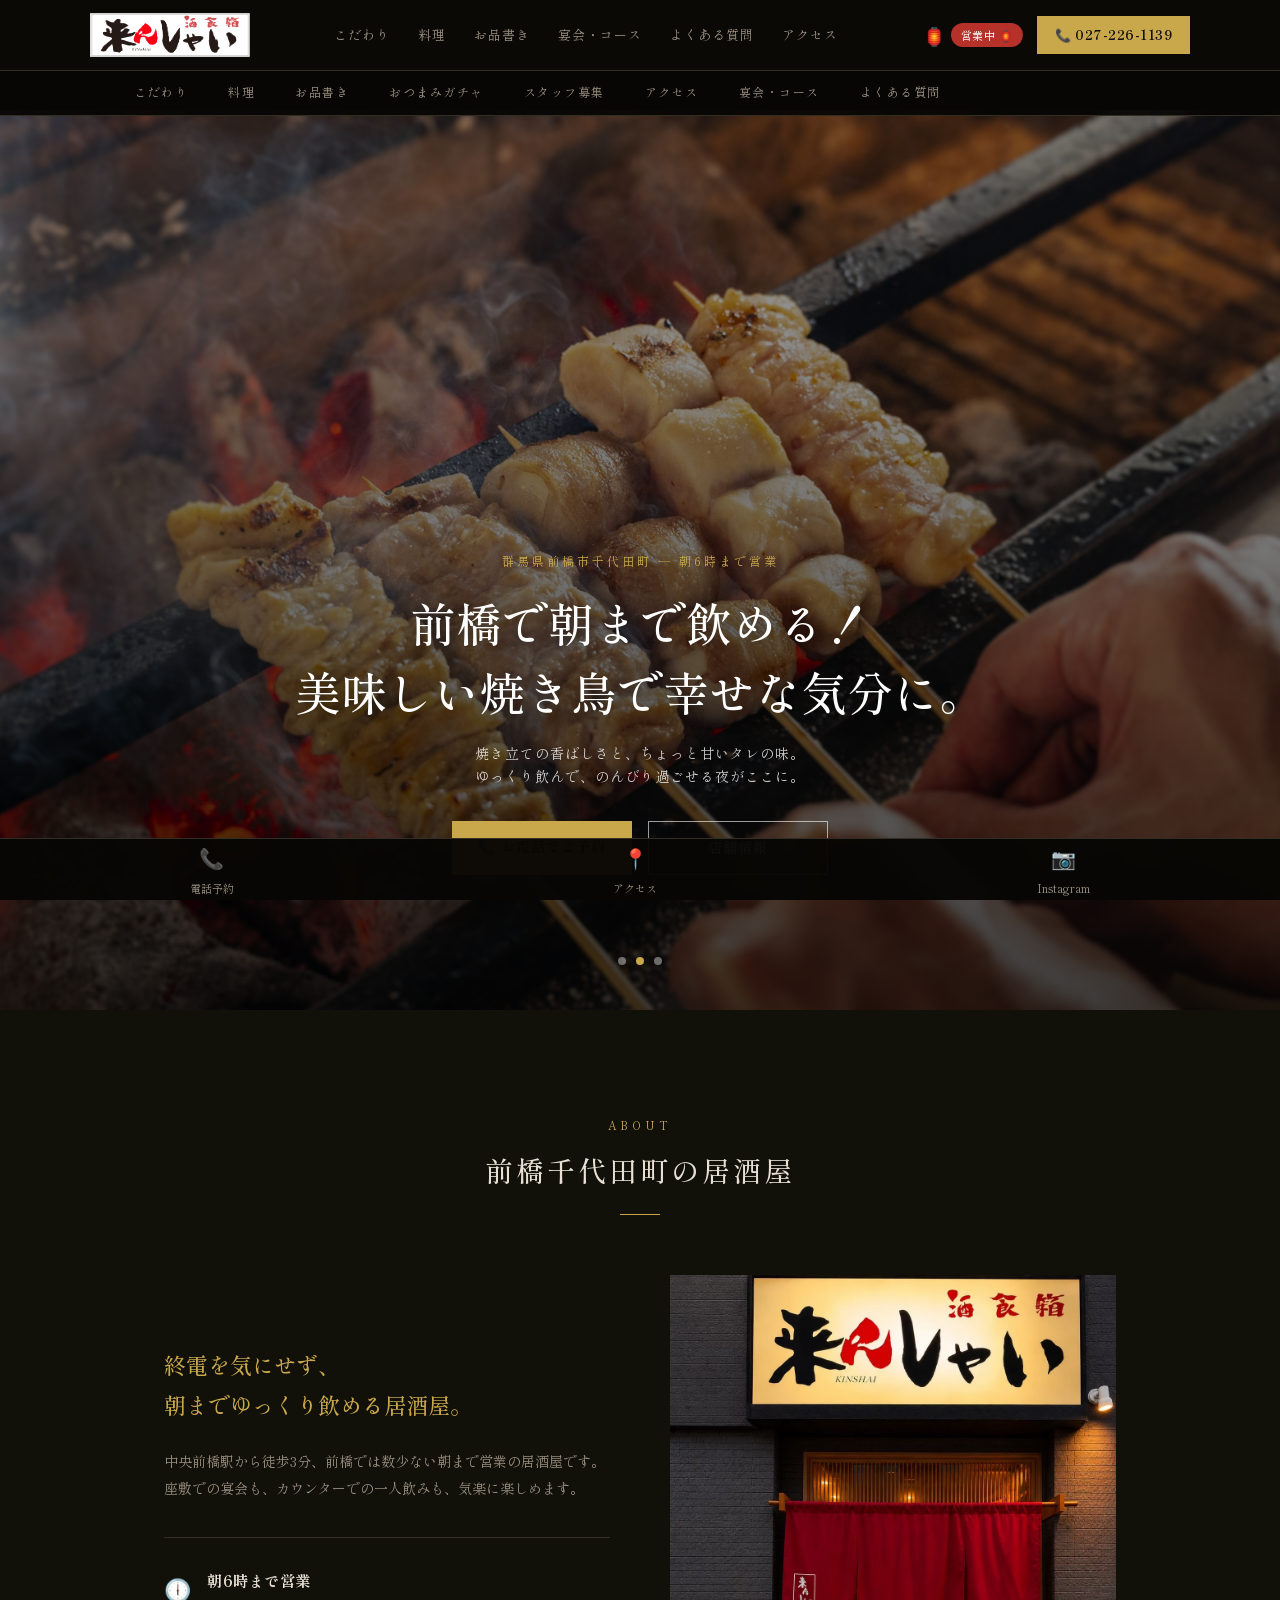
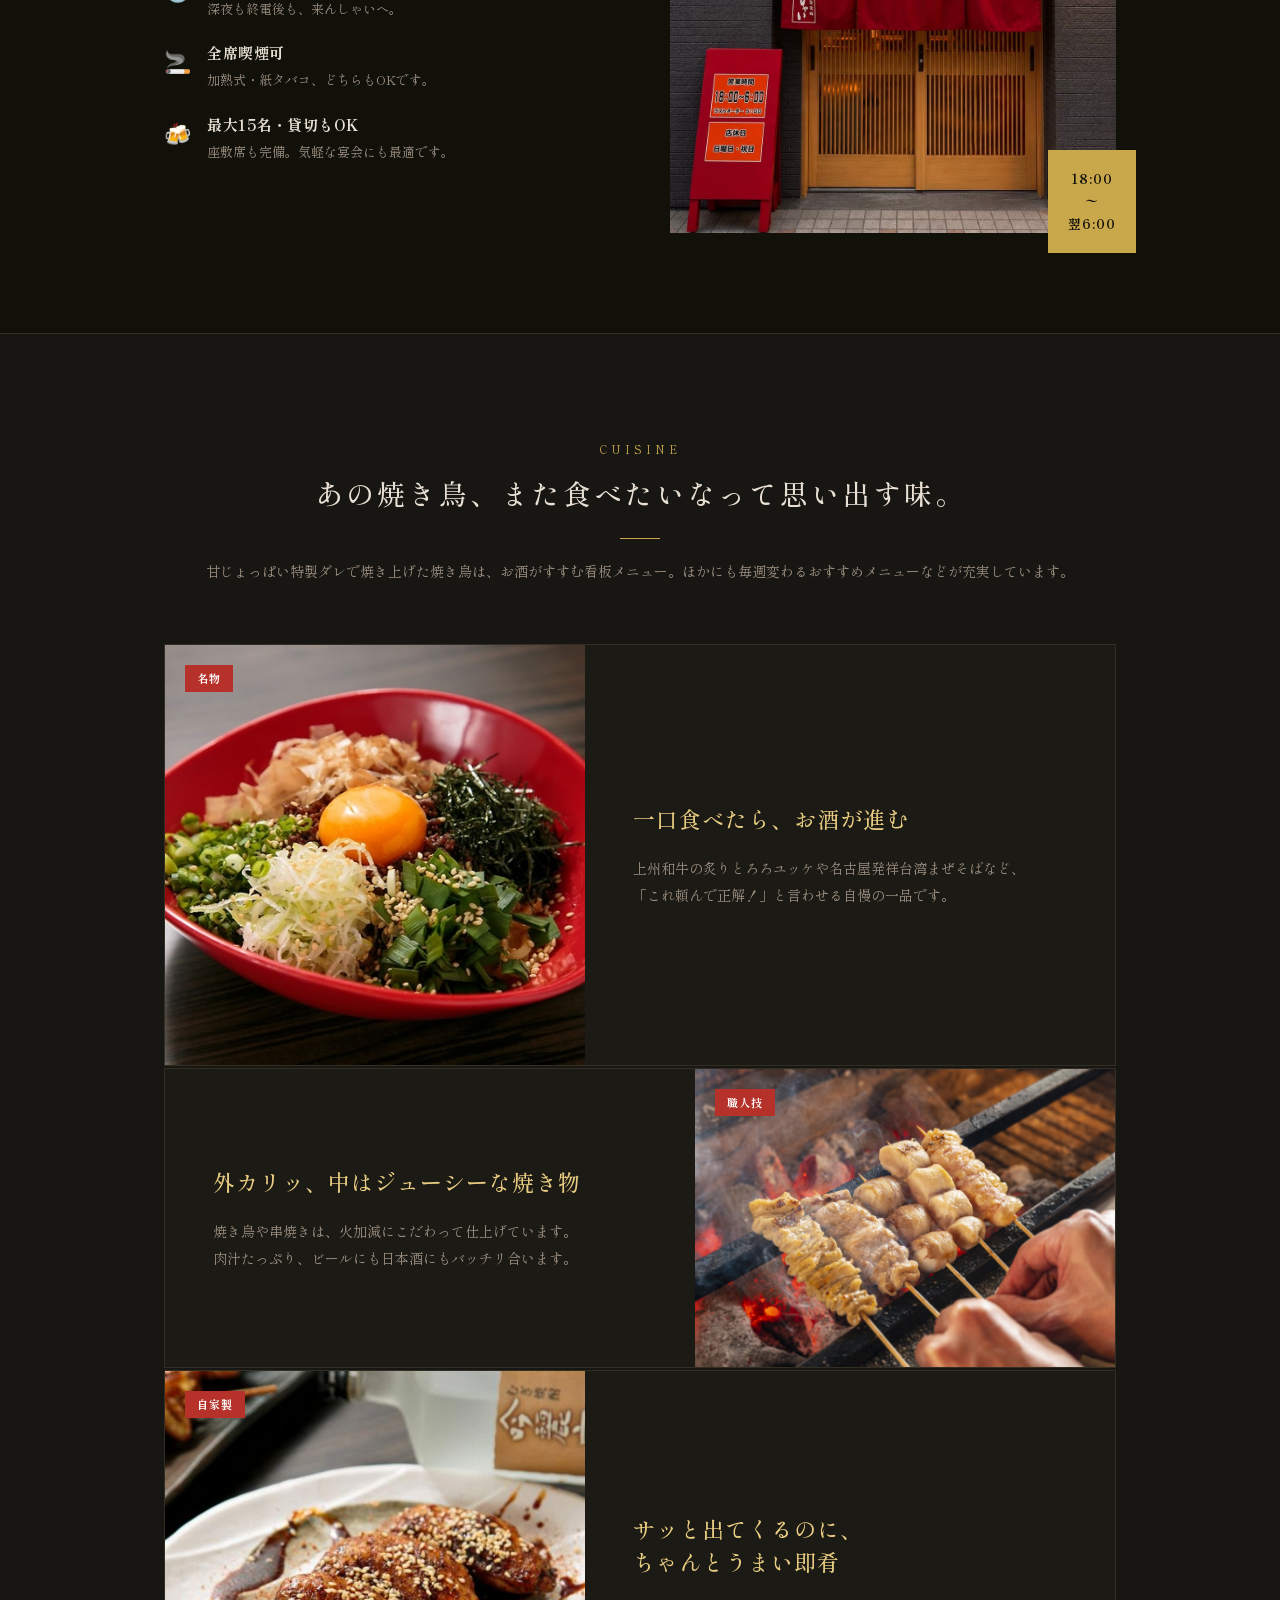
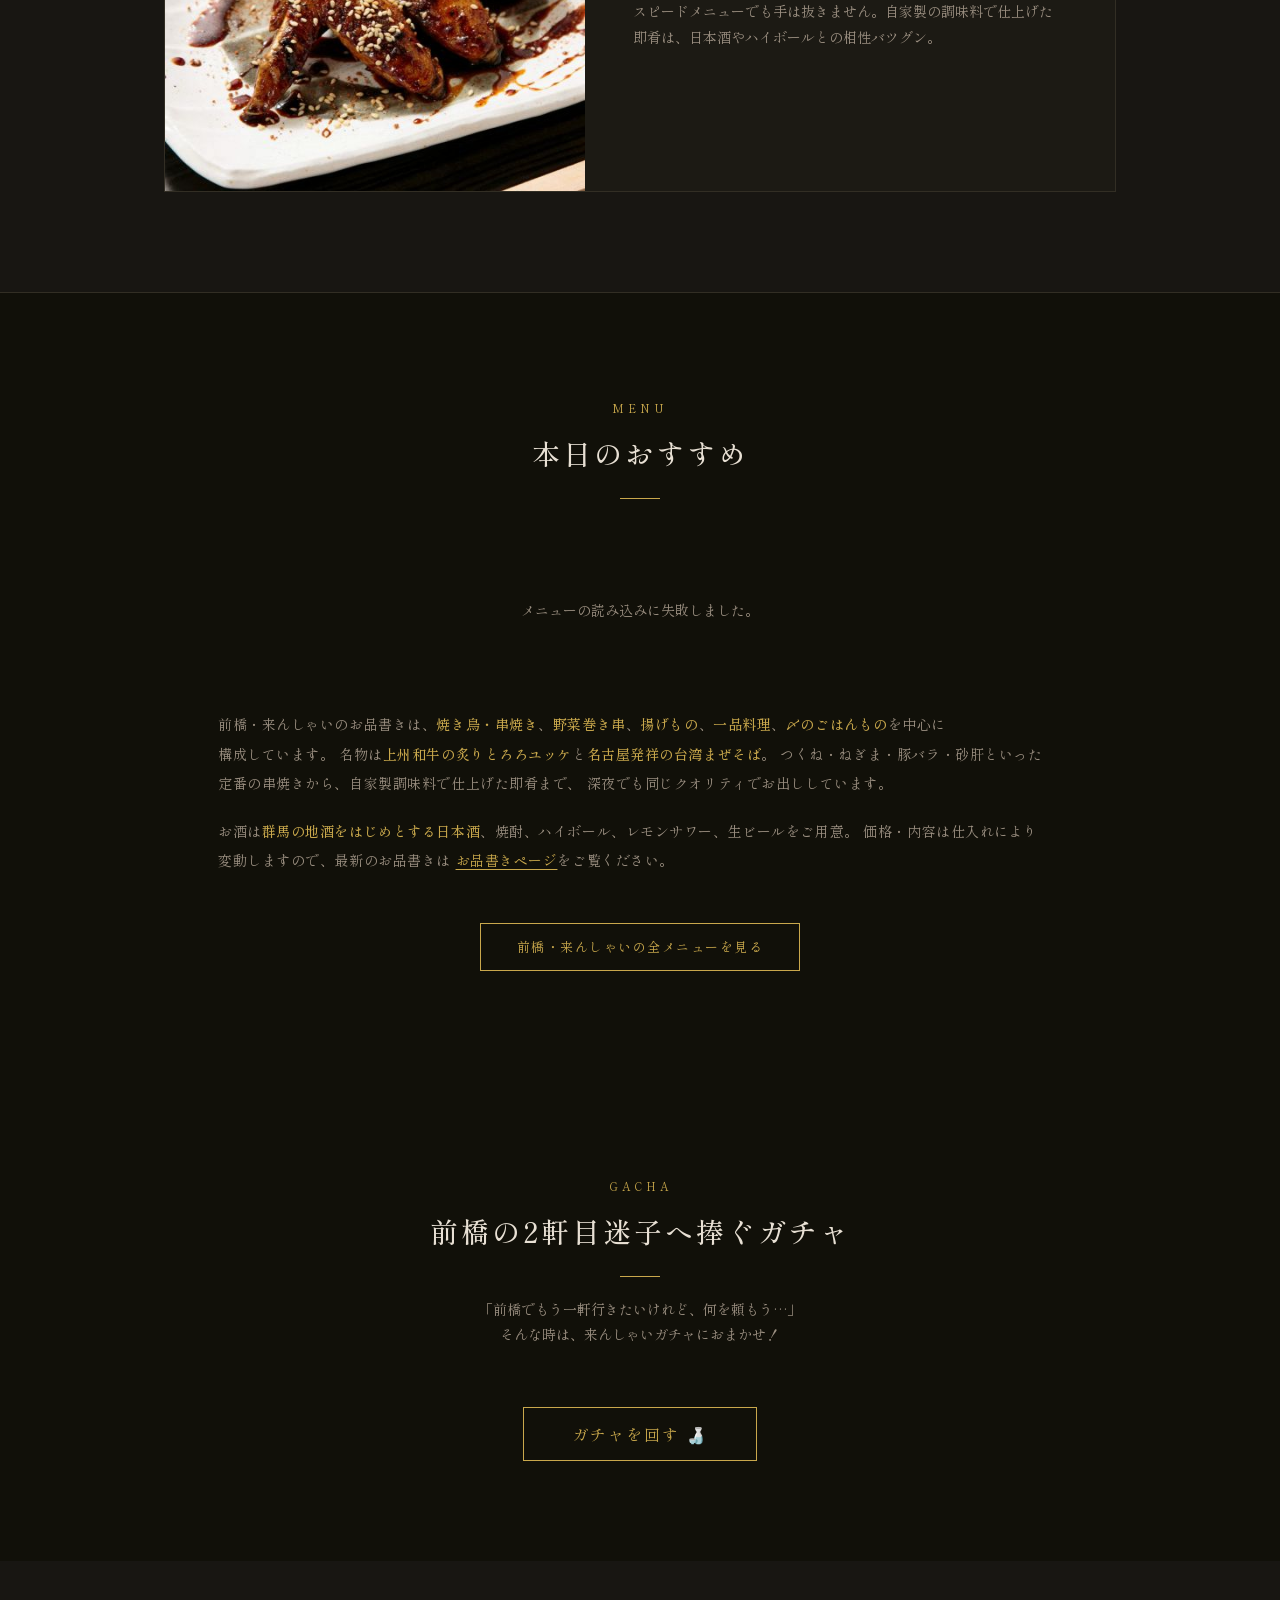
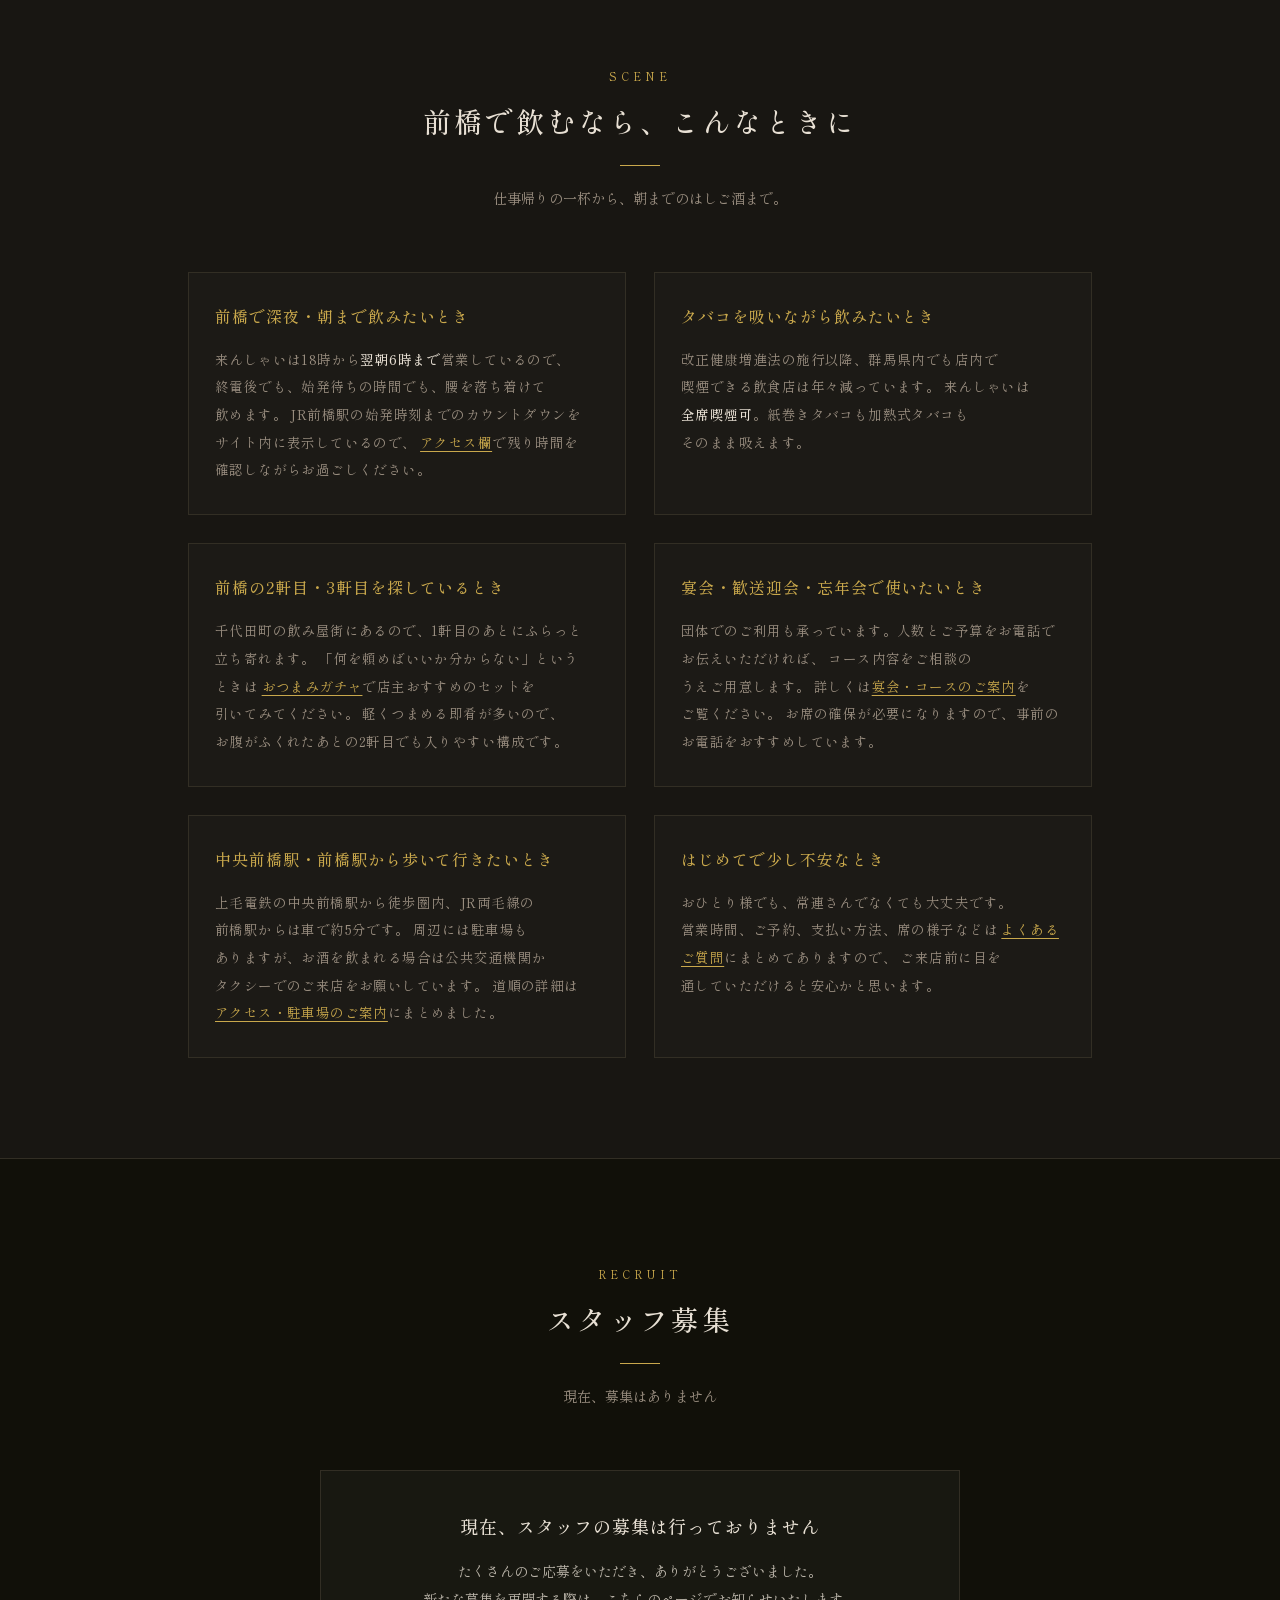
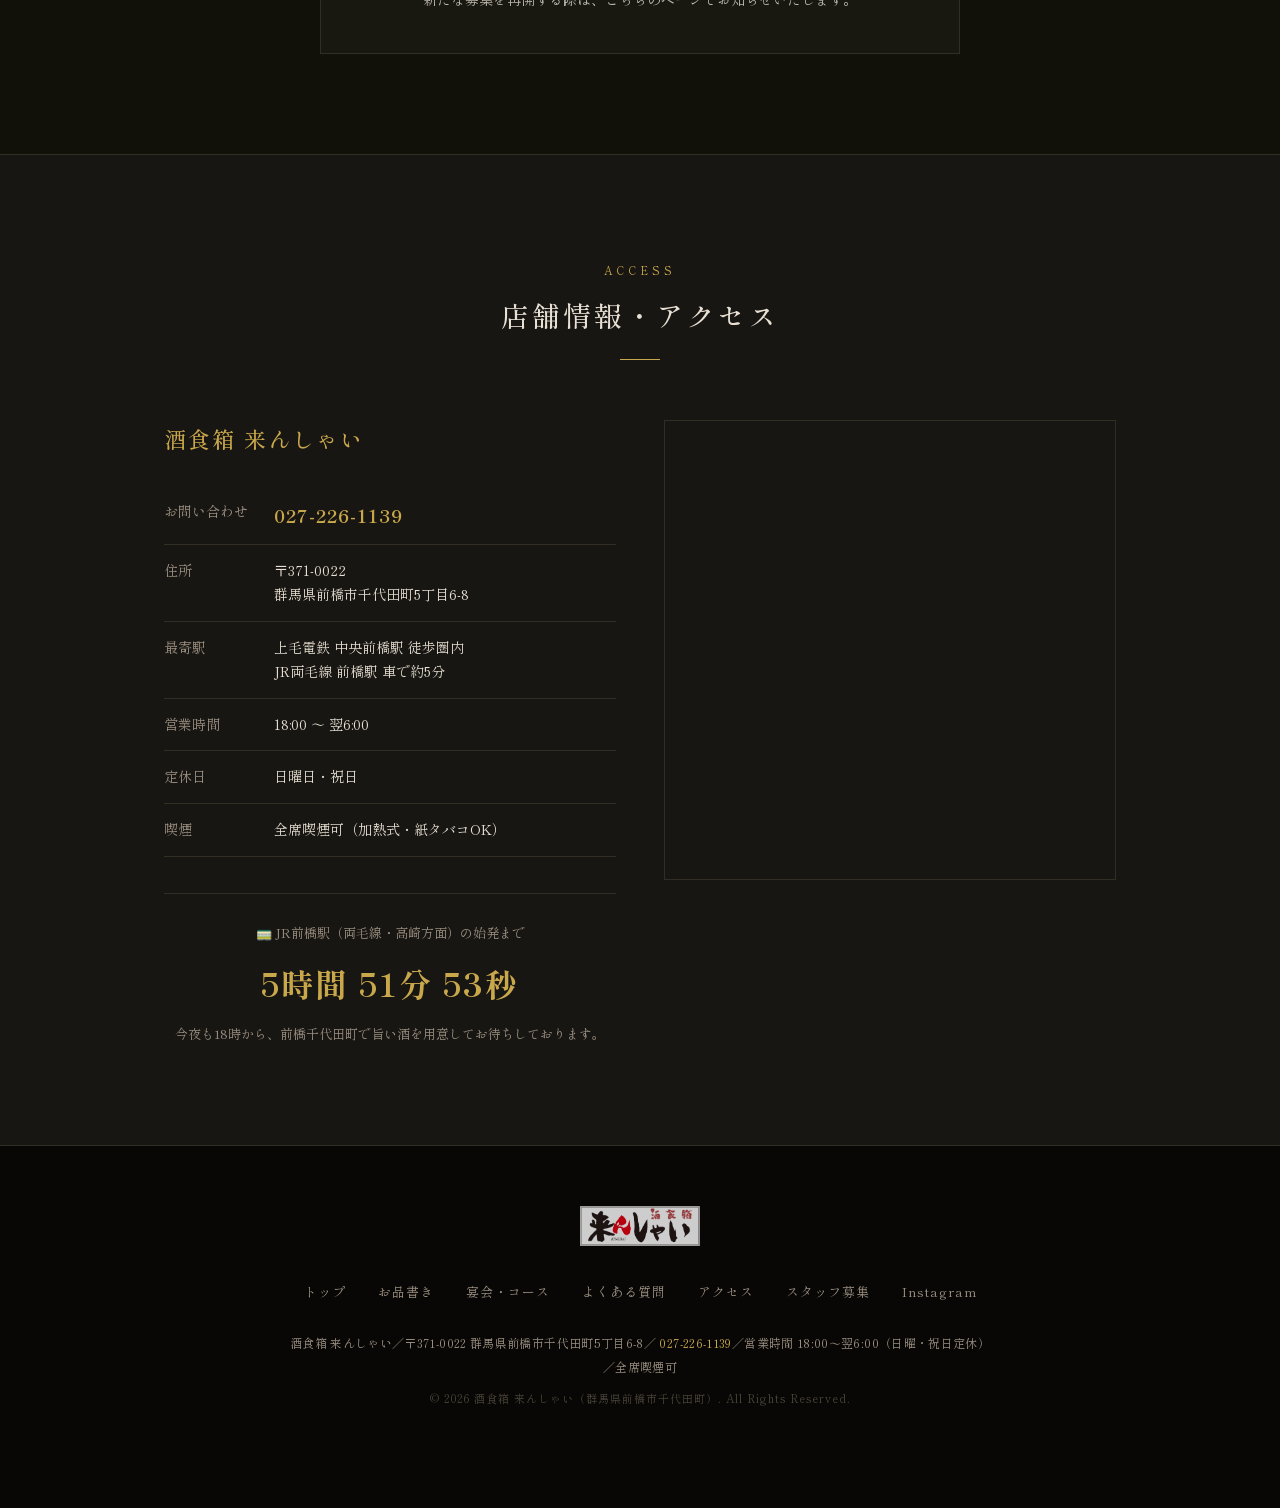
<file: index.html>
<!DOCTYPE html>
<html lang="ja">
<head>
    <meta charset="UTF-8">
    <meta name="viewport" content="width=device-width, initial-scale=1.0">

    <!-- ========== SEO 基本 ========== -->
    <title>酒食箱 来んしゃい｜前橋の居酒屋 深夜6時まで・全席喫煙可</title>
    <meta name="description" content="群馬県前橋市千代田町の居酒屋「酒食箱 来んしゃい」。前橋で朝まで飲める、焼き鳥がおいしい居酒屋。朝6時まで営業・全席喫煙可。焼き鳥・串焼きから手料理まで。中央前橋駅から徒歩3分。2軒目・3軒目にも最適。">
    <meta name="keywords" content="前橋 居酒屋,前橋 深夜営業,前橋 喫煙可,群馬 居酒屋,千代田町 居酒屋,来んしゃい,酒食箱,前橋 日本酒,前橋 2軒目,中央前橋 居酒屋">
    <meta name="author" content="酒食箱 来んしゃい">
    <meta name="robots" content="index, follow, max-image-preview:large, max-snippet:-1">
    <meta name="format-detection" content="telephone=no">
    <meta name="theme-color" content="#0a0907">
    <meta name="geo.region" content="JP-10">
    <meta name="geo.placename" content="群馬県前橋市千代田町">
    <meta name="geo.position" content="36.390824;139.070076">
    <meta name="ICBM" content="36.390824, 139.070076">
    <link rel="canonical" href="https://maebashi1.github.io/kinsyai-maebashi/">
    <link rel="icon" href="images/kinsyai-logo.jpg" type="image/jpeg">
    <link rel="apple-touch-icon" href="images/kinsyai-logo.jpg">

    <!-- ========== OGP（SNSシェア・Googleサイト名） ========== -->
    <meta property="og:site_name" content="酒食箱 来んしゃい">
    <meta property="og:type" content="restaurant">
    <meta property="og:title" content="酒食箱 来んしゃい｜前橋の居酒屋 深夜6時まで・全席喫煙可">
    <meta property="og:description" content="群馬県前橋市千代田町の居酒屋。前橋で朝まで飲める、焼き鳥がおいしい居酒屋。朝6時まで営業・全席喫煙可。">
    <meta property="og:url" content="https://maebashi1.github.io/kinsyai-maebashi/">
    <meta property="og:image" content="https://maebashi1.github.io/kinsyai-maebashi/images/hero1.jpg">
    <meta property="og:image:width" content="1200">
    <meta property="og:image:height" content="630">
    <meta property="og:locale" content="ja_JP">

    <!-- ========== Twitter Card ========== -->
    <meta name="twitter:card" content="summary_large_image">
    <meta name="twitter:title" content="酒食箱 来んしゃい｜前橋の居酒屋 深夜6時まで・全席喫煙可">
    <meta name="twitter:description" content="群馬県前橋市千代田町の居酒屋。気軽に飲んでワイワイ食べる。朝6時まで営業・全席喫煙可。">
    <meta name="twitter:image" content="https://maebashi1.github.io/kinsyai-maebashi/images/hero1.jpg">

    <!-- ========== 構造化データ（schema.org） ========== -->
    <script type="application/ld+json">
    [
      {
        "@context": "https://schema.org",
        "@type": "WebSite",
        "@id": "https://maebashi1.github.io/kinsyai-maebashi/#website",
        "name": "酒食箱 来んしゃい",
        "alternateName": "来んしゃい 前橋",
        "url": "https://maebashi1.github.io/kinsyai-maebashi/",
        "inLanguage": "ja",
        "publisher": { "@id": "https://maebashi1.github.io/kinsyai-maebashi/#restaurant" }
      },
      {
        "@context": "https://schema.org",
        "@type": ["Restaurant", "BarOrPub"],
        "@id": "https://maebashi1.github.io/kinsyai-maebashi/#restaurant",
        "name": "酒食箱 来んしゃい",
        "alternateName": ["来んしゃい", "しゅしょくばこ きんしゃい"],
        "description": "群馬県前橋市千代田町の居酒屋「酒食箱 来んしゃい」。18時から翌朝6時まで営業、全席喫煙可（加熱式・紙タバコOK）。焼き鳥・串焼き・上州和牛の炙りとろろユッケ・名古屋発祥台湾まぜそばなど。中央前橋駅から徒歩圏内で、前橋の2軒目・3軒目にも最適です。",
        "url": "https://maebashi1.github.io/kinsyai-maebashi/",
        "image": [
          "https://maebashi1.github.io/kinsyai-maebashi/images/hero1.jpg",
          "https://maebashi1.github.io/kinsyai-maebashi/images/hero2.jpg",
          "https://maebashi1.github.io/kinsyai-maebashi/images/hero4.jpg"
        ],
        "logo": "https://maebashi1.github.io/kinsyai-maebashi/images/kinsyai-logo.jpg",
        "telephone": "+81-27-226-1139",
        "currenciesAccepted": "JPY",
        "paymentAccepted": "現金, クレジットカード",
        "smokingAllowed": true,
        "publicAccess": true,
        "acceptsReservations": "https://maebashi1.github.io/kinsyai-maebashi/party.html",
        "hasMenu": "https://maebashi1.github.io/kinsyai-maebashi/menu.html",
        "servesCuisine": ["居酒屋", "日本料理", "和食", "焼き鳥", "串焼き"],
        "keywords": "前橋 居酒屋, 前橋 深夜営業, 前橋 喫煙可, 中央前橋駅 居酒屋, 前橋 2軒目, 前橋 焼き鳥",
        "sameAs": [
          "https://www.instagram.com/kin2261139"
        ],
        "address": {
          "@type": "PostalAddress",
          "postalCode": "371-0022",
          "addressCountry": "JP",
          "addressRegion": "群馬県",
          "addressLocality": "前橋市",
          "streetAddress": "千代田町5丁目6-8"
        },
        "geo": {
          "@type": "GeoCoordinates",
          "latitude": 36.390824,
          "longitude": 139.070076
        },
        "areaServed": [
          { "@type": "City", "name": "前橋市" },
          { "@type": "City", "name": "高崎市" },
          { "@type": "AdministrativeArea", "name": "群馬県" }
        ],
        "openingHoursSpecification": [
          {
            "@type": "OpeningHoursSpecification",
            "dayOfWeek": ["Monday","Tuesday","Wednesday","Thursday","Friday","Saturday"],
            "opens": "18:00",
            "closes": "06:00"
          }
        ],
        "amenityFeature": [
          { "@type": "LocationFeatureSpecification", "name": "全席喫煙可", "value": true },
          { "@type": "LocationFeatureSpecification", "name": "深夜営業（翌朝6時まで）", "value": true },
          { "@type": "LocationFeatureSpecification", "name": "カウンター席", "value": true },
          { "@type": "LocationFeatureSpecification", "name": "団体利用可", "value": true }
        ],
        "hasMap": "https://maps.google.com/maps?q=群馬県前橋市千代田町5丁目6-8"
      }
    ]
    </script>
    <!-- 現在スタッフ募集を行っていないため、JobPosting構造化データは無効化しています
    <script type="application/ld+json">
      {
        "@context": "https://schema.org",
        "@type": "JobPosting",
        "title": "居酒屋ホールスタッフ・キッチンスタッフ（アルバイト）",
        "description": "群馬県前橋市千代田町の居酒屋「酒食箱 来んしゃい」でホール・キッチンスタッフを募集しています。未経験OK、Wワーク可、フリーター歓迎。髪色・ネイル自由。深夜手当あり。",
        "datePosted": "2026-07-26",
        "validThrough": "2027-07-26",
        "employmentType": ["PART_TIME"],
        "hiringOrganization": {
          "@type": "Organization",
          "name": "酒食箱 来んしゃい",
          "sameAs": "https://maebashi1.github.io/kinsyai-maebashi/",
          "logo": "https://maebashi1.github.io/kinsyai-maebashi/images/kinsyai-logo.jpg"
        },
        "jobLocation": {
          "@type": "Place",
          "address": {
            "@type": "PostalAddress",
            "postalCode": "371-0022",
            "addressCountry": "JP",
            "addressRegion": "群馬県",
            "addressLocality": "前橋市",
            "streetAddress": "千代田町5丁目6-8"
          }
        },
        "baseSalary": {
          "@type": "MonetaryAmount",
          "currency": "JPY",
          "value": {
            "@type": "QuantitativeValue",
            "minValue": 1070,
            "maxValue": 1337,
            "unitText": "HOUR"
          }
        },
        "workHours": "18:00〜翌6:00（シフト制）",
        "directApply": true
      }
    </script>
    -->

    <link rel="stylesheet" href="style.css">
    <link rel="preconnect" href="https://fonts.googleapis.com">
    <link rel="preconnect" href="https://fonts.gstatic.com" crossorigin>
    <link href="https://fonts.googleapis.com/css2?family=Noto+Serif+JP:wght@300;400;500;700&family=Shippori+Mincho:wght@400;500;700&display=swap" rel="stylesheet">
</head>
<body>

    <!-- ヘッダー -->
    <header id="site-header">
        <div class="header-top">
            <div class="header-inner">
                <div class="header-logo">
                    <a href="index.html">
                        <img src="images/kinsyai-logo.jpg" alt="前橋の居酒屋 酒食箱 来んしゃい ロゴ" class="site-logo-img" width="160" height="48" fetchpriority="high">
                    </a>
                </div>

                <nav class="header-nav" aria-label="メインメニュー">
                    <a href="#concept">こだわり</a>
                    <a href="#dish">料理</a>
                    <a href="menu.html">お品書き</a>
                    <a href="party.html">宴会・コース</a>
                    <a href="faq.html">よくある質問</a>
                    <a href="access.html">アクセス</a>
                </nav>

                <div class="header-reserve">
                    <div class="shop-status-wrap">
                        <span class="lantern-icon">🏮</span>
                        <span id="status-text" class="status-badge">確認中...</span>
                    </div>
                    <a href="tel:0272261139" class="btn-reserve">📞 027-226-1139</a>
                </div>
            </div>
        </div>

        <!-- セクションナビ -->
        <div class="section-nav-wrap">
            <nav class="section-nav">
                <a href="#concept">こだわり</a>
                <a href="#dish">料理</a>
                <a href="#menu">お品書き</a>
                <a href="#gacha">おつまみガチャ</a>
                <a href="#recruit">スタッフ募集</a>
                <a href="#access">アクセス</a>
                <a href="party.html">宴会・コース</a>
                <a href="faq.html">よくある質問</a>
            </nav>
        </div>
    </header>

    <!-- ヒーロー -->
    <div class="hero-slider">
        <div class="hero-slide hero-slide-top active" style="background-image: url('images/hero1.jpg');"></div>
        <div class="hero-slide" style="background-image: url('images/hero2.jpg');"></div>
        <div class="hero-slide" style="background-image: url('images/hero3.jpg');"></div>
        <div class="hero-overlay"></div>
        <div class="hero-content">
            <p class="hero-sub">群馬県前橋市千代田町 ― 朝6時まで営業</p>
            <h1 class="hero-title">前橋で朝まで飲める！<br>美味しい焼き鳥で<br class="br-sp">幸せな気分に。</h1>
            <p class="hero-desc">焼き立ての香ばしさと、ちょっと甘いタレの味。<br>ゆっくり飲んで、のんびり過ごせる夜がここに。</p>
            <div class="hero-btns">
                <a href="tel:0272261139" class="btn-hero-primary">📞 お電話でご予約</a>
                <a href="#access" class="btn-hero-secondary">店舗情報</a>
            </div>
        </div>
        <div class="hero-indicators">
            <span class="dot active" onclick="goToSlide(0)"></span>
            <span class="dot" onclick="goToSlide(1)"></span>
            <span class="dot" onclick="goToSlide(2)"></span>
        </div>
    </div>

    <!-- メインコンテンツ -->
    <main>

        <!-- こだわりセクション -->
        <section id="concept" class="section-concept">
            <div class="inner">
                <div class="section-header">
                    <span class="section-label">ABOUT</span>
                    <h2 class="section-title-jp">前橋千代田町の居酒屋</h2>
                    <div class="section-divider"></div>
                </div>
                <div class="concept-layout">
                    <div class="concept-text">
                        <p class="concept-lead">終電を気にせず、<br>朝までゆっくり飲める居酒屋。</p>
                        <p class="concept-body">
                            中央前橋駅から徒歩3分、前橋では数少ない朝まで営業の居酒屋です。座敷での宴会も、カウンターでの一人飲みも、気楽に楽しめます。
                        </p>
                        <div class="concept-features">
                            <div class="feature-item">
                                <span class="feature-icon">🕕</span>
                                <div>
                                    <strong>朝6時まで営業</strong>
                                    <p>深夜も終電後も、来んしゃいへ。</p>
                                </div>
                            </div>
                            <div class="feature-item">
                                <span class="feature-icon">🚬</span>
                                <div>
                                    <strong>全席喫煙可</strong>
                                    <p>加熱式・紙タバコ、どちらもOKです。</p>
                                </div>
                            </div>
                            <div class="feature-item">
                                <span class="feature-icon">🍻</span>
                                <div>
                                    <strong>最大15名・貸切もOK</strong>
                                    <p>座敷席も完備。気軽な宴会にも最適です。</p>
                                </div>
                            </div>
                        </div>
                    </div>
                    <div class="concept-img-wrap">
                        <img src="images/hero1.jpg" alt="前橋市千代田町の居酒屋 酒食箱 来んしゃいの店内" width="1086" height="1448" loading="lazy" decoding="async">
                        <div class="concept-img-badge">
                            <span>18:00</span>
                            <span>〜</span>
                            <span>翌6:00</span>
                        </div>
                    </div>
                </div>
            </div>
        </section>

        <!-- 料理アピールセクション -->
        <section id="dish" class="section-dish">
            <div class="inner">
                <div class="section-header">
                    <span class="section-label">CUISINE</span>
                    <h2 class="section-title-jp">あの焼き鳥、<br class="br-sp">また食べたいなって思い出す味。</h2>
                    <div class="section-divider"></div>
                    <p class="section-sub">甘じょっぱい特製ダレで焼き上げた焼き鳥は、お酒がすすむ看板メニュー。ほかにも毎週変わるおすすめメニューなどが充実しています。</p>
                </div>

                <div class="dish-list">
                    <div class="dish-card">
                        <div class="dish-img">
                            <img src="images/hero4.jpg" alt="前橋の居酒屋 来んしゃいの名古屋発祥台湾まぜそば" width="800" height="600" loading="lazy" decoding="async">
                            <span class="dish-tag">名物</span>
                        </div>
                        <div class="dish-info">
                            <h3>一口食べたら、お酒が進む</h3>
                            <p>上州和牛の炙りとろろユッケや名古屋発祥台湾まぜそばなど、「これ頼んで正解！」と言わせる自慢の一品です。</p>
                        </div>
                    </div>

                    <div class="dish-card dish-card-reverse">
                        <div class="dish-img">
                            <img src="images/hero2.jpg" alt="前橋の居酒屋 来んしゃいの焼き鳥・串焼き" width="800" height="600" loading="lazy" decoding="async">
                            <span class="dish-tag">職人技</span>
                        </div>
                        <div class="dish-info">
                            <h3>外カリッ、中はジューシーな焼き物</h3>
                            <p>焼き鳥や串焼きは、火加減にこだわって仕上げています。肉汁たっぷり、ビールにも日本酒にもバッチリ合います。</p>
                        </div>
                    </div>

                    <div class="dish-card">
                        <div class="dish-img">
                            <img src="images/hero5.jpg" alt="日本酒やハイボールに合う自家製の即肴" width="800" height="600" loading="lazy" decoding="async">
                            <span class="dish-tag">自家製</span>
                        </div>
                        <div class="dish-info">
                            <h3>サッと出てくるのに、ちゃんとうまい即肴</h3>
                            <p>スピードメニューでも手は抜きません。自家製の調味料で仕上げた即肴は、日本酒やハイボールとの相性バツグン。</p>
                        </div>
                    </div>
                </div>
            </div>
        </section>

        <!-- お品書きセクション -->
        <section id="menu" class="section-menu">
            <div class="inner">
                <div class="section-header">
                    <span class="section-label">MENU</span>
                    <h2 class="section-title-jp">本日のおすすめ</h2>
                    <div class="section-divider"></div>
                </div>
                <div class="menu-grid" id="top-menu-container">
                    <div class="menu-loading">お品書きを読み込み中...</div>
                </div>

                <div class="menu-static-text">
                    <p>
                        前橋・来んしゃいのお品書きは、<strong>焼き鳥・串焼き</strong>、<strong>野菜巻き串</strong>、<strong>揚げもの</strong>、<strong>一品料理</strong>、<strong>〆のごはんもの</strong>を中心に構成しています。
                        名物は<strong>上州和牛の炙りとろろユッケ</strong>と<strong>名古屋発祥の台湾まぜそば</strong>。
                        つくね・ねぎま・豚バラ・砂肝といった定番の串焼きから、自家製調味料で仕上げた即肴まで、
                        深夜でも同じクオリティでお出ししています。
                    </p>
                    <p>
                        お酒は<strong>群馬の地酒をはじめとする日本酒</strong>、焼酎、ハイボール、レモンサワー、生ビールをご用意。
                        価格・内容は仕入れにより変動しますので、最新のお品書きは
                        <a href="menu.html">お品書きページ</a>をご覧ください。
                    </p>
                </div>

                <div class="btn-center">
                    <a href="menu.html" class="btn-outline">前橋・来んしゃいの全メニューを見る</a>
                </div>
            </div>
        </section>

        <!-- おつまみガチャ -->
        <section id="gacha" class="section-gacha">
            <div class="inner">
                <div class="section-header">
                    <span class="section-label">GACHA</span>
                    <h2 class="section-title-jp">前橋の2軒目迷子へ捧ぐガチャ</h2>
                    <div class="section-divider"></div>
                    <p class="section-sub">「前橋でもう一軒行きたいけれど、何を頼もう…」<br>そんな時は、来んしゃいガチャにおまかせ！</p>
                </div>
                <div class="btn-center">
                    <button onclick="playGacha()" class="btn-gacha">ガチャを回す 🍶</button>
                </div>
                <div id="gacha-result" class="gacha-result-box" style="display:none;">
                    <p class="gacha-label">🎯 本日のおすすめセット</p>
                    <h3 id="gacha-set-name">メニュー名</h3>
                    <p id="gacha-set-desc">説明文</p>
                    <span class="gacha-tip">※画面をそのまま店主に見せて注文してみてね！</span>
                </div>
            </div>
        </section>

        <!-- 利用シーン（SEO：ロングテール） -->
        <section id="scene" class="section-scene">
            <div class="inner">
                <div class="section-header">
                    <span class="section-label">SCENE</span>
                    <h2 class="section-title-jp">前橋で飲むなら、こんなときに</h2>
                    <div class="section-divider"></div>
                    <p class="section-sub">仕事帰りの一杯から、朝までのはしご酒まで。</p>
                </div>

                <div class="scene-grid">
                    <article class="scene-card">
                        <h3>前橋で深夜・朝まで飲みたいとき</h3>
                        <p>
                            来んしゃいは18時から<strong>翌朝6時まで</strong>営業しているので、
                            終電後でも、始発待ちの時間でも、腰を落ち着けて飲めます。
                            JR前橋駅の始発時刻までのカウントダウンをサイト内に表示しているので、
                            <a href="#access">アクセス欄</a>で残り時間を確認しながらお過ごしください。
                        </p>
                    </article>

                    <article class="scene-card">
                        <h3>タバコを吸いながら飲みたいとき</h3>
                        <p>
                            改正健康増進法の施行以降、群馬県内でも店内で喫煙できる飲食店は年々減っています。
                            来んしゃいは<strong>全席喫煙可</strong>。紙巻きタバコも加熱式タバコもそのまま吸えます。
                        </p>
                    </article>

                    <article class="scene-card">
                        <h3>前橋の2軒目・3軒目を探しているとき</h3>
                        <p>
                            千代田町の飲み屋街にあるので、1軒目のあとにふらっと立ち寄れます。
                            「何を頼めばいいか分からない」というときは
                            <a href="#gacha">おつまみガチャ</a>で店主おすすめのセットを引いてみてください。
                            軽くつまめる即肴が多いので、お腹がふくれたあとの2軒目でも入りやすい構成です。
                        </p>
                    </article>

                    <article class="scene-card">
                        <h3>宴会・歓送迎会・忘年会で使いたいとき</h3>
                        <p>
                            団体でのご利用も承っています。人数とご予算をお電話でお伝えいただければ、
                            コース内容をご相談のうえご用意します。
                            詳しくは<a href="party.html">宴会・コースのご案内</a>をご覧ください。
                            お席の確保が必要になりますので、事前のお電話をおすすめしています。
                        </p>
                    </article>

                    <article class="scene-card">
                        <h3>中央前橋駅・前橋駅から歩いて行きたいとき</h3>
                        <p>
                            上毛電鉄の中央前橋駅から徒歩圏内、JR両毛線の前橋駅からは車で約5分です。
                            周辺には駐車場もありますが、お酒を飲まれる場合は公共交通機関か
                            タクシーでのご来店をお願いしています。
                            道順の詳細は<a href="access.html">アクセス・駐車場のご案内</a>にまとめました。
                        </p>
                    </article>

                    <article class="scene-card">
                        <h3>はじめてで少し不安なとき</h3>
                        <p>
                            おひとり様でも、常連さんでなくても大丈夫です。
                            営業時間、ご予約、支払い方法、席の様子などは
                            <a href="faq.html">よくあるご質問</a>にまとめてありますので、
                            ご来店前に目を通していただけると安心かと思います。
                        </p>
                    </article>
                </div>
            </div>
        </section>

        <!-- スタッフ募集 -->
        <section id="recruit" class="section-recruit">
            <div class="inner">
                <div class="section-header">
                    <span class="section-label">RECRUIT</span>
                    <h2 class="section-title-jp">スタッフ募集</h2>
                    <div class="section-divider"></div>
                    <p class="section-sub">現在、募集はありません</p>
                </div>
                <div class="recruit-closed">
                    <p class="recruit-closed-title">現在、スタッフの募集は行っておりません</p>
                    <p class="recruit-closed-text">
                        たくさんのご応募をいただき、ありがとうございました。<br>
                        新たな募集を再開する際は、こちらのページでお知らせいたします。
                    </p>
                </div>
            </div>
        </section>

        <!-- 店舗情報 -->
        <section id="access" class="section-access">
            <div class="inner">
                <div class="section-header">
                    <span class="section-label">ACCESS</span>
                    <h2 class="section-title-jp">店舗情報・アクセス</h2>
                    <div class="section-divider"></div>
                </div>

                <div class="access-layout">
                    <div class="access-info">
                        <h3 class="access-shop-name">酒食箱 来んしゃい</h3>
                        <table class="access-table">
                            <tr>
                                <th>お問い合わせ</th>
                                <td><a href="tel:0272261139">027-226-1139</a></td>
                            </tr>
                            <tr>
                                <th>住所</th>
                                <td>〒371-0022<br>群馬県前橋市千代田町5丁目6-8</td>
                            </tr>
                            <tr>
                                <th>最寄駅</th>
                                <td>上毛電鉄 中央前橋駅 徒歩圏内<br>JR両毛線 前橋駅 車で約5分</td>
                            </tr>
                            <tr>
                                <th>営業時間</th>
                                <td>18:00 〜 翌6:00</td>
                            </tr>
                            <tr>
                                <th>定休日</th>
                                <td>日曜日・祝日</td>
                            </tr>
                            <tr>
                                <th>喫煙</th>
                                <td>全席喫煙可（加熱式・紙タバコOK）</td>
                            </tr>
                        </table>

                        <div class="timer-box">
                            <p class="timer-label">🚃 JR前橋駅（両毛線・高崎方面）の始発まで</p>
                            <div id="countdown-timer">--時間--分--秒</div>
                            <p id="timer-message" class="timer-msg"></p>
                        </div>
                    </div>

                    <div class="access-map">
                        <iframe title="酒食箱 来んしゃい（群馬県前橋市千代田町5丁目6-8）の地図" src="https://www.google.com/maps/embed?pb=!1m18!1m12!1m3!1d3211.7591501754478!2d139.07007611201226!3d36.39082417225157!2m3!1f0!2f0!3f0!3m2!1i1024!2i768!4f13.1!3m3!1m2!1s0x601ef3324a4ccd17%3A0xa8df9fa46574653!2z5p2l44KT44GX44KD44GE!5e0!3m2!1sja!2sjp!4v1779372290056!5m2!1sja!2sjp"
                            width="100%"
                            height="100%"
                            style="border:0;"
                            allowfullscreen=""
                            loading="lazy"
                            referrerpolicy="no-referrer-when-downgrade">
                        </iframe>
                    </div>
                </div>
            </div>
        </section>

    </main>

    <!-- フッター -->
    <footer class="site-footer">
        <div class="footer-inner">
            <div class="footer-logo">
                <img src="images/kinsyai-logo.jpg" alt="酒食箱 来んしゃい" width="120" height="40" loading="lazy" style="max-height:40px;">
            </div>
            <nav class="footer-nav" aria-label="フッターメニュー">
                <a href="index.html">トップ</a>
                <a href="menu.html">お品書き</a>
                <a href="party.html">宴会・コース</a>
                <a href="faq.html">よくある質問</a>
                <a href="access.html">アクセス</a>
                <a href="index.html#recruit">スタッフ募集</a>
                <a href="https://www.instagram.com/kin2261139" target="_blank" rel="noopener">Instagram</a>
            </nav>
            <p class="footer-address">
                酒食箱 来んしゃい／〒371-0022 群馬県前橋市千代田町5丁目6-8／
                <a href="tel:0272261139">027-226-1139</a>／営業時間 18:00〜翌6:00（日曜・祝日定休）／全席喫煙可
            </p>
            <p class="footer-copy">© 2026 酒食箱 来んしゃい（群馬県前橋市千代田町）. All Rights Reserved.</p>
        </div>
    </footer>

    <!-- 下部固定ナビ（スマホ用） -->
    <nav class="mobile-fixed-nav">
        <a href="tel:0272261139">
            <span class="mnav-icon">📞</span>
            <span>電話予約</span>
        </a>
        <a href="#access">
            <span class="mnav-icon">📍</span>
            <span>アクセス</span>
        </a>
        <a href="https://www.instagram.com/kin2261139" target="_blank">
            <span class="mnav-icon">📷</span>
            <span>Instagram</span>
        </a>
    </nav>

    <script>
        // ===== ヒーロースライダー =====
        let currentSlide = 0;
        const slides = document.querySelectorAll('.hero-slide');
        const dots = document.querySelectorAll('.dot');

        function goToSlide(n) {
            slides[currentSlide].classList.remove('active');
            dots[currentSlide].classList.remove('active');
            currentSlide = n;
            slides[currentSlide].classList.add('active');
            dots[currentSlide].classList.add('active');
        }

        setInterval(() => {
            goToSlide((currentSlide + 1) % slides.length);
        }, 5000);

        // ===== ヘッダースクロール =====
        window.addEventListener('scroll', () => {
            const header = document.getElementById('site-header');
            if (window.scrollY > 80) {
                header.classList.add('scrolled');
            } else {
                header.classList.remove('scrolled');
            }
        });

        // ===== 営業状況 =====
        function updateShopStatus() {
            const now = new Date();
            const hour = now.getHours();
            const day = now.getDay();
            const statusText = document.getElementById('status-text');

            if (day === 0) {
                statusText.innerText = "本日定休日";
                statusText.className = "status-badge status-closed";
            } else if (hour >= 18 || hour < 6) {
                statusText.innerText = "営業中 🏮";
                statusText.className = "status-badge status-open";
            } else {
                statusText.innerText = "仕込み中（18時開店）";
                statusText.className = "status-badge status-prep";
            }
        }
        updateShopStatus();
        setInterval(updateShopStatus, 60000);

        // ===== メニュー取得 =====
        const serviceDomain = "kinsyai";
        const apiKey = "b4La0105jfHNU8QNfW6dIzBg3NMpnJXRcxWa";
        let allFetchedItems = [];

        fetch(`https://${serviceDomain}.microcms.io/api/v1/menu?limit=100`, {
            headers: { "X-MICROCMS-API-KEY": apiKey }
        })
        .then(res => res.json())
        .then(data => {
            allFetchedItems = data.contents;
            const container = document.getElementById('top-menu-container');
            container.innerHTML = '';

            const topItems = allFetchedItems.slice(0, 3);
            topItems.forEach((item) => {
                const card = document.createElement('div');
                if (item.image && item.image.url) {
                    card.className = 'menu-card';
                    card.innerHTML = `
                        <div class="menu-card-img">
                            <img src="${item.image.url}" alt="前橋の居酒屋 来んしゃいのおすすめメニュー：${item.name}" loading="lazy" decoding="async">
                        </div>
                        <div class="menu-card-body">
                            <h3>${item.name}</h3>
                            <p class="menu-card-price">${item.price}</p>
                        </div>
                    `;
                } else {
                    card.className = 'menu-card-text';
                    card.innerHTML = `
                        <span class="menu-item-name">${item.name}</span>
                        <span class="menu-item-price">${item.price}</span>
                    `;
                }
                container.appendChild(card);
            });
        })
        .catch(err => {
            document.getElementById('top-menu-container').innerHTML = '<p class="menu-error">メニューの読み込みに失敗しました。</p>';
        });

        // ===== ガチャ =====
        function playGacha() {
            const resultBox = document.getElementById('gacha-result');
            if (allFetchedItems.length === 0) {
                alert("メニューを読み込み中です。少し待ってからもう一度お試しください。");
                return;
            }
            const randomItem = allFetchedItems[Math.floor(Math.random() * allFetchedItems.length)];
            const drinks = ["ひえひえの生ビール", "キンキンの強炭酸ハイボール", "群馬の厳選した地酒（日本酒）", "昔ながらのレモンサワー"];
            const randomDrink = drinks[Math.floor(Math.random() * drinks.length)];

            document.getElementById('gacha-set-name').innerText = `【 ${randomItem.name} 】 × 【 ${randomDrink} 】`;
            document.getElementById('gacha-set-desc').innerText = `前橋で愛される「${randomItem.name}（${randomItem.price}）」に、${randomDrink}を添えて。最高の二軒目スタートになりますように！`;
            resultBox.style.display = 'block';
            resultBox.scrollIntoView({ behavior: 'smooth', block: 'center' });
        }

        // ===== カウントダウン =====
        function updateCountdown() {
            const now = new Date();
            let target = new Date();
            target.setHours(5, 4, 0, 0);
            if (now > target) target.setDate(target.getDate() + 1);

            const diff = target - now;
            const hours = Math.floor(diff / (1000 * 60 * 60));
            const minutes = Math.floor((diff % (1000 * 60 * 60)) / (1000 * 60));
            const seconds = Math.floor((diff % (1000 * 60)) / 1000);

            document.getElementById('countdown-timer').innerText = `${hours}時間 ${minutes}分 ${seconds}秒`;

            const h = now.getHours();
            const msg = (h >= 0 && h < 6)
                ? "無理して前橋駅で待たずに、もう一杯飲みながらゆっくり過ごしていかれませんか？"
                : "今夜も18時から、前橋千代田町で旨い酒を用意してお待ちしております。";
            document.getElementById('timer-message').innerText = msg;
        }
        setInterval(updateCountdown, 1000);
        updateCountdown();
    </script>
</body>
</html>
</file>
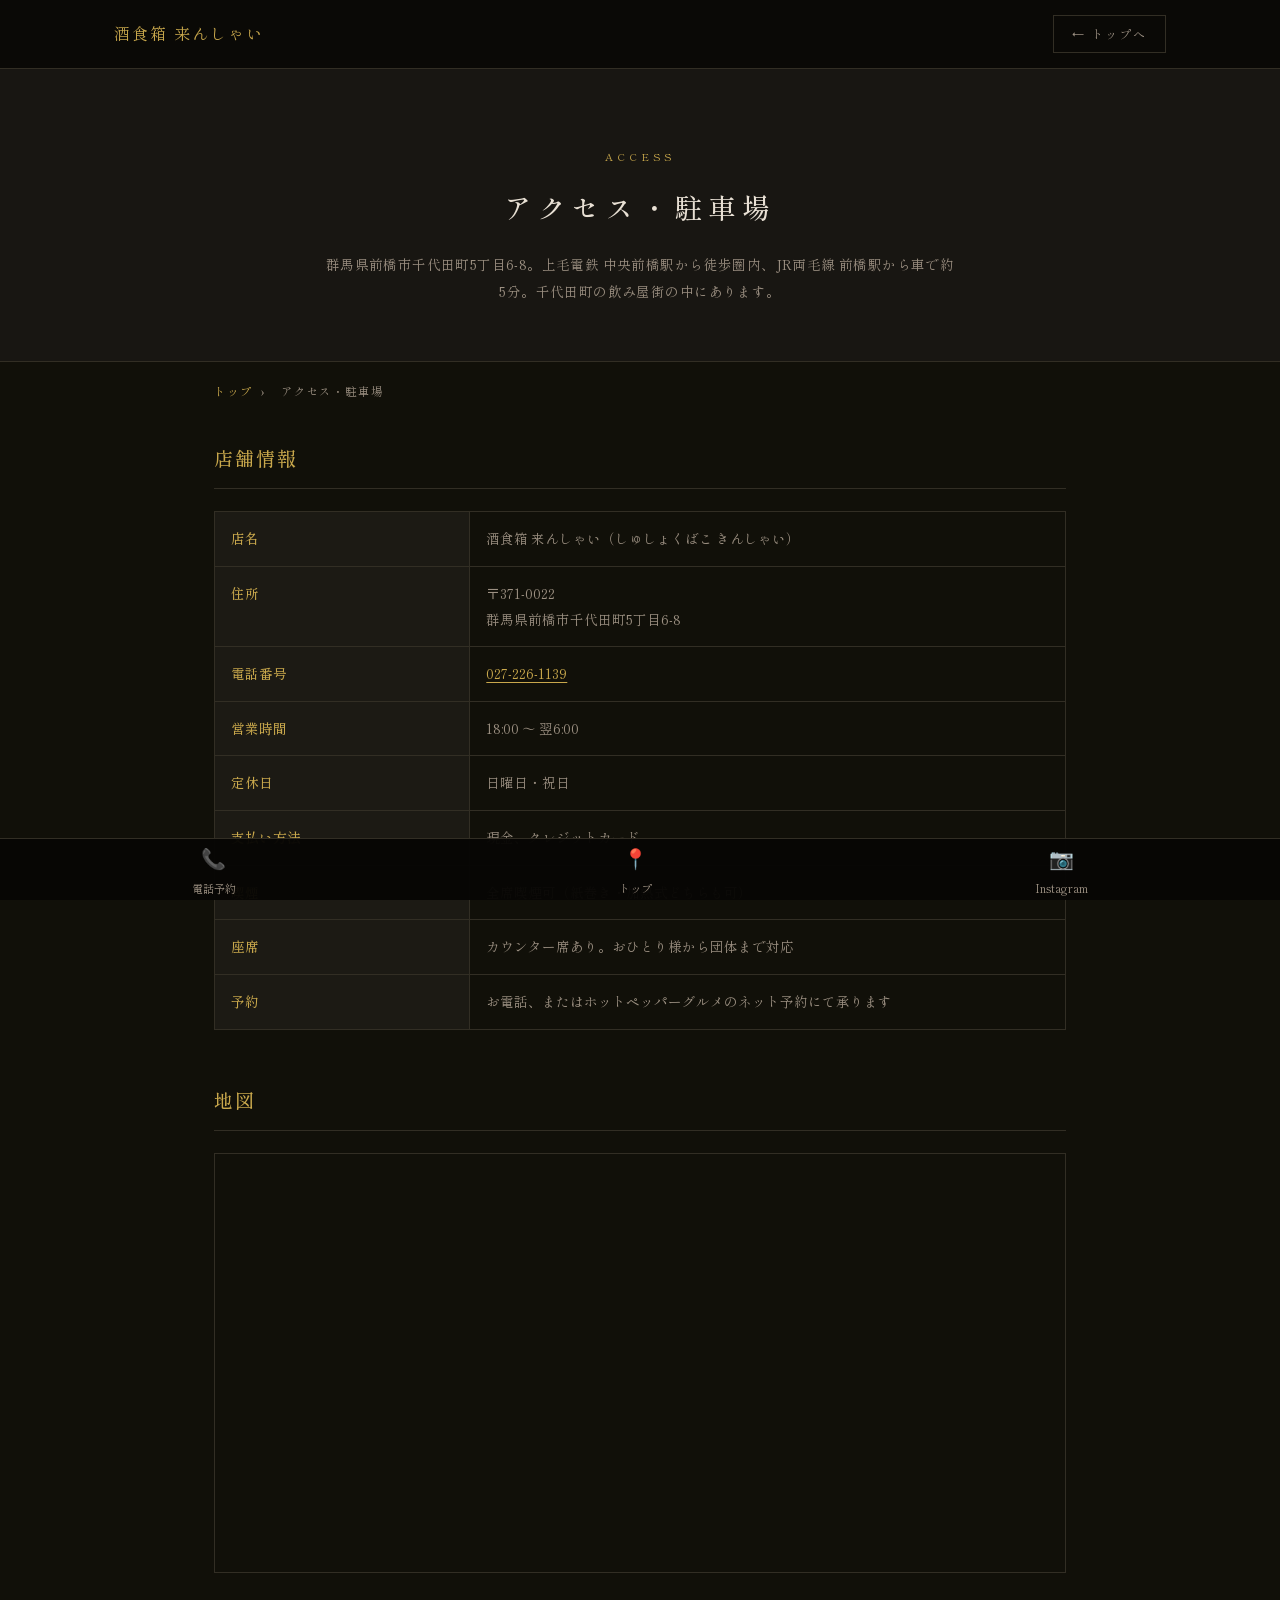
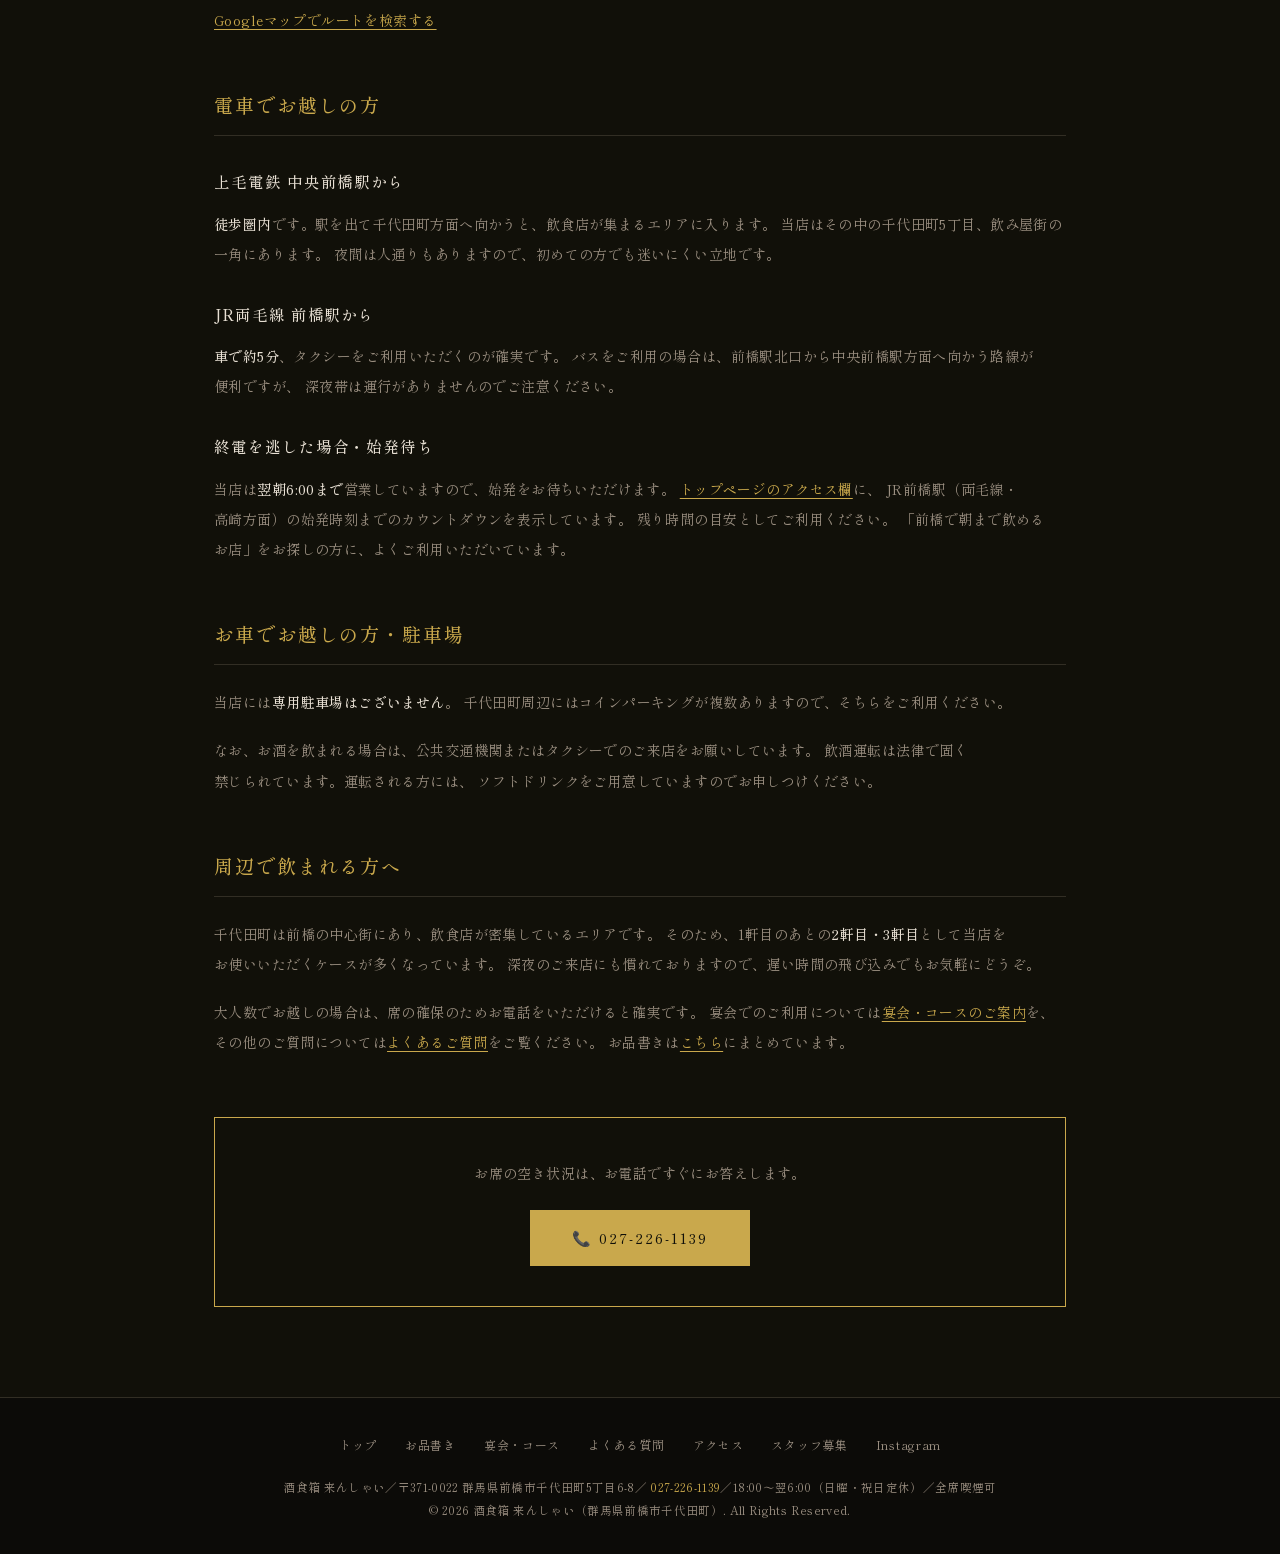
<file: access.html>
<!DOCTYPE html>
<html lang="ja">
<head>
    <meta charset="UTF-8">
    <meta name="viewport" content="width=device-width, initial-scale=1.0">

    <title>アクセス・駐車場｜前橋の居酒屋 酒食箱 来んしゃい（中央前橋駅 徒歩圏内）</title>
    <meta name="description" content="酒食箱 来んしゃいへのアクセス。群馬県前橋市千代田町5丁目6-8、上毛電鉄 中央前橋駅から徒歩圏内、JR両毛線 前橋駅から車で約5分。駐車場・タクシー・始発待ちの情報、営業時間（18:00〜翌6:00／日曜・祝日定休）、店舗情報をまとめています。">
    <meta name="keywords" content="中央前橋駅 居酒屋,前橋駅 居酒屋,前橋 千代田町 飲み屋,来んしゃい アクセス,前橋 居酒屋 駐車場">
    <meta name="author" content="酒食箱 来んしゃい">
    <meta name="robots" content="index, follow, max-image-preview:large, max-snippet:-1">
    <meta name="theme-color" content="#0a0907">
    <meta name="geo.region" content="JP-10">
    <meta name="geo.placename" content="群馬県前橋市千代田町">
    <meta name="geo.position" content="36.390824;139.070076">
    <meta name="ICBM" content="36.390824, 139.070076">
    <link rel="canonical" href="https://maebashi1.github.io/kinsyai-maebashi/access.html">
    <link rel="icon" href="images/kinsyai-logo.jpg" type="image/jpeg">
    <link rel="apple-touch-icon" href="images/kinsyai-logo.jpg">

    <meta property="og:site_name" content="酒食箱 来んしゃい">
    <meta property="og:type" content="article">
    <meta property="og:title" content="アクセス・駐車場｜前橋の居酒屋 酒食箱 来んしゃい">
    <meta property="og:description" content="群馬県前橋市千代田町5丁目6-8。中央前橋駅から徒歩圏内、前橋駅から車で約5分。営業時間18:00〜翌6:00、全席喫煙可。">
    <meta property="og:url" content="https://maebashi1.github.io/kinsyai-maebashi/access.html">
    <meta property="og:image" content="https://maebashi1.github.io/kinsyai-maebashi/images/hero1.jpg">
    <meta property="og:locale" content="ja_JP">
    <meta name="twitter:card" content="summary_large_image">
    <meta name="twitter:title" content="アクセス・駐車場｜前橋の居酒屋 酒食箱 来んしゃい">
    <meta name="twitter:image" content="https://maebashi1.github.io/kinsyai-maebashi/images/hero1.jpg">

    <script type="application/ld+json">
    [
      {
        "@context": "https://schema.org",
        "@type": "BreadcrumbList",
        "itemListElement": [
          { "@type": "ListItem", "position": 1, "name": "トップ", "item": "https://maebashi1.github.io/kinsyai-maebashi/" },
          { "@type": "ListItem", "position": 2, "name": "アクセス・駐車場", "item": "https://maebashi1.github.io/kinsyai-maebashi/access.html" }
        ]
      },
      {
        "@context": "https://schema.org",
        "@type": ["Restaurant", "BarOrPub"],
        "@id": "https://maebashi1.github.io/kinsyai-maebashi/#restaurant",
        "name": "酒食箱 来んしゃい",
        "url": "https://maebashi1.github.io/kinsyai-maebashi/",
        "image": "https://maebashi1.github.io/kinsyai-maebashi/images/hero1.jpg",
        "telephone": "+81-27-226-1139",
        "currenciesAccepted": "JPY",
        "paymentAccepted": "現金, クレジットカード",
        "smokingAllowed": true,
        "servesCuisine": ["居酒屋", "日本料理", "和食", "焼き鳥", "串焼き"],
        "hasMenu": "https://maebashi1.github.io/kinsyai-maebashi/menu.html",
        "sameAs": ["https://www.instagram.com/kin2261139"],
        "address": {
          "@type": "PostalAddress",
          "postalCode": "371-0022",
          "addressCountry": "JP",
          "addressRegion": "群馬県",
          "addressLocality": "前橋市",
          "streetAddress": "千代田町5丁目6-8"
        },
        "geo": {
          "@type": "GeoCoordinates",
          "latitude": 36.390824,
          "longitude": 139.070076
        },
        "hasMap": "https://maps.google.com/maps?q=群馬県前橋市千代田町5丁目6-8",
        "openingHoursSpecification": [
          {
            "@type": "OpeningHoursSpecification",
            "dayOfWeek": ["Monday","Tuesday","Wednesday","Thursday","Friday","Saturday"],
            "opens": "18:00",
            "closes": "06:00"
          }
        ]
      }
    ]
    </script>

    <link rel="preconnect" href="https://fonts.googleapis.com">
    <link rel="preconnect" href="https://fonts.gstatic.com" crossorigin>
    <link href="https://fonts.googleapis.com/css2?family=Noto+Serif+JP:wght@300;400;500;700&family=Shippori+Mincho:wght@400;500;700&display=swap" rel="stylesheet">
    <link rel="stylesheet" href="style.css">
    <style>
        .access-map-full {
            width: 100%;
            height: 420px;
            border: 1px solid var(--color-border);
            margin: 8px 0 32px;
        }
        .access-map-full iframe { width: 100%; height: 100%; border: 0; display: block; }
        @media (max-width: 768px) { .access-map-full { height: 300px; } }
    </style>
</head>
<body>

    <header class="sub-header">
        <div class="sub-header-inner">
            <a href="index.html" class="sub-logo">酒食箱 来んしゃい</a>
            <a href="index.html" class="sub-back-btn">← トップへ</a>
        </div>
    </header>

    <section class="sub-hero">
        <span class="sub-label">ACCESS</span>
        <h1>アクセス・駐車場</h1>
        <p>群馬県前橋市千代田町5丁目6-8。上毛電鉄 中央前橋駅から徒歩圏内、JR両毛線 前橋駅から車で約5分。千代田町の飲み屋街の中にあります。</p>
    </section>

    <nav class="breadcrumb" aria-label="パンくずリスト">
        <a href="index.html">トップ</a><span>›</span><span aria-current="page">アクセス・駐車場</span>
    </nav>

    <main class="sub-main">

        <h2>店舗情報</h2>

        <table class="sub-table">
            <tr><th>店名</th><td>酒食箱 来んしゃい（しゅしょくばこ きんしゃい）</td></tr>
            <tr><th>住所</th><td>〒371-0022<br>群馬県前橋市千代田町5丁目6-8</td></tr>
            <tr><th>電話番号</th><td><a href="tel:0272261139">027-226-1139</a></td></tr>
            <tr><th>営業時間</th><td>18:00 〜 翌6:00</td></tr>
            <tr><th>定休日</th><td>日曜日・祝日</td></tr>
            <tr><th>支払い方法</th><td>現金、クレジットカード</td></tr>
            <tr><th>喫煙</th><td>全席喫煙可（紙巻き・加熱式どちらも可）</td></tr>
            <tr><th>座席</th><td>カウンター席あり。おひとり様から団体まで対応</td></tr>
            <tr><th>予約</th><td>お電話、またはホットペッパーグルメのネット予約にて承ります</td></tr>
        </table>

        <h2>地図</h2>

        <div class="access-map-full">
            <iframe
                title="酒食箱 来んしゃい（群馬県前橋市千代田町5丁目6-8）の地図"
                src="https://www.google.com/maps/embed?pb=!1m18!1m12!1m3!1d3211.7591501754478!2d139.07007611201226!3d36.39082417225157!2m3!1f0!2f0!3f0!3m2!1i1024!2i768!4f13.1!3m3!1m2!1s0x601ef3324a4ccd17%3A0xa8df9fa46574653!2z5p2l44KT44GX44KD44GE!5e0!3m2!1sja!2sjp!4v1779372290056!5m2!1sja!2sjp"
                allowfullscreen=""
                loading="lazy"
                referrerpolicy="no-referrer-when-downgrade"></iframe>
        </div>

        <p>
            <a href="https://maps.google.com/maps?q=群馬県前橋市千代田町5-6-8" target="_blank" rel="noopener">Googleマップでルートを検索する</a>
        </p>

        <h2>電車でお越しの方</h2>

        <h3>上毛電鉄 中央前橋駅から</h3>
        <p>
            <strong>徒歩圏内</strong>です。駅を出て千代田町方面へ向かうと、飲食店が集まるエリアに入ります。
            当店はその中の千代田町5丁目、飲み屋街の一角にあります。
            夜間は人通りもありますので、初めての方でも迷いにくい立地です。
        </p>

        <h3>JR両毛線 前橋駅から</h3>
        <p>
            <strong>車で約5分</strong>、タクシーをご利用いただくのが確実です。
            バスをご利用の場合は、前橋駅北口から中央前橋駅方面へ向かう路線が便利ですが、
            深夜帯は運行がありませんのでご注意ください。
        </p>

        <h3>終電を逃した場合・始発待ち</h3>
        <p>
            当店は<strong>翌朝6:00まで</strong>営業していますので、始発をお待ちいただけます。
            <a href="index.html#access">トップページのアクセス欄</a>に、
            JR前橋駅（両毛線・高崎方面）の始発時刻までのカウントダウンを表示しています。
            残り時間の目安としてご利用ください。
            「前橋で朝まで飲めるお店」をお探しの方に、よくご利用いただいています。
        </p>

        <h2>お車でお越しの方・駐車場</h2>

        <p>
            当店には<strong>専用駐車場はございません</strong>。
            千代田町周辺にはコインパーキングが複数ありますので、そちらをご利用ください。
        </p>

        <p>
            なお、お酒を飲まれる場合は、公共交通機関またはタクシーでのご来店をお願いしています。
            飲酒運転は法律で固く禁じられています。運転される方には、
            ソフトドリンクをご用意していますのでお申しつけください。
        </p>

        <h2>周辺で飲まれる方へ</h2>

        <p>
            千代田町は前橋の中心街にあり、飲食店が密集しているエリアです。
            そのため、1軒目のあとの<strong>2軒目・3軒目</strong>として当店をお使いいただくケースが多くなっています。
            深夜のご来店にも慣れておりますので、遅い時間の飛び込みでもお気軽にどうぞ。
        </p>

        <p>
            大人数でお越しの場合は、席の確保のためお電話をいただけると確実です。
            宴会でのご利用については<a href="party.html">宴会・コースのご案内</a>を、
            その他のご質問については<a href="faq.html">よくあるご質問</a>をご覧ください。
            お品書きは<a href="menu.html">こちら</a>にまとめています。
        </p>

        <div class="sub-cta">
            <p>お席の空き状況は、お電話ですぐにお答えします。</p>
            <a href="tel:0272261139" class="btn-tel">📞 027-226-1139</a>
        </div>

    </main>

    <footer class="sub-footer">
        <nav aria-label="フッターメニュー">
            <a href="index.html">トップ</a>
            <a href="menu.html">お品書き</a>
            <a href="party.html">宴会・コース</a>
            <a href="faq.html">よくある質問</a>
            <a href="access.html">アクセス</a>
            <a href="index.html#recruit">スタッフ募集</a>
            <a href="https://www.instagram.com/kin2261139" target="_blank" rel="noopener">Instagram</a>
        </nav>
        <p>
            酒食箱 来んしゃい／〒371-0022 群馬県前橋市千代田町5丁目6-8／
            <a href="tel:0272261139">027-226-1139</a>／18:00〜翌6:00（日曜・祝日定休）／全席喫煙可
        </p>
        <p>© 2026 酒食箱 来んしゃい（群馬県前橋市千代田町）. All Rights Reserved.</p>
    </footer>

    <nav class="mobile-fixed-nav">
        <a href="tel:0272261139"><span class="mnav-icon">📞</span><span>電話予約</span></a>
        <a href="index.html#access"><span class="mnav-icon">📍</span><span>トップ</span></a>
        <a href="https://www.instagram.com/kin2261139" target="_blank" rel="noopener"><span class="mnav-icon">📷</span><span>Instagram</span></a>
    </nav>

</body>
</html>
</file>
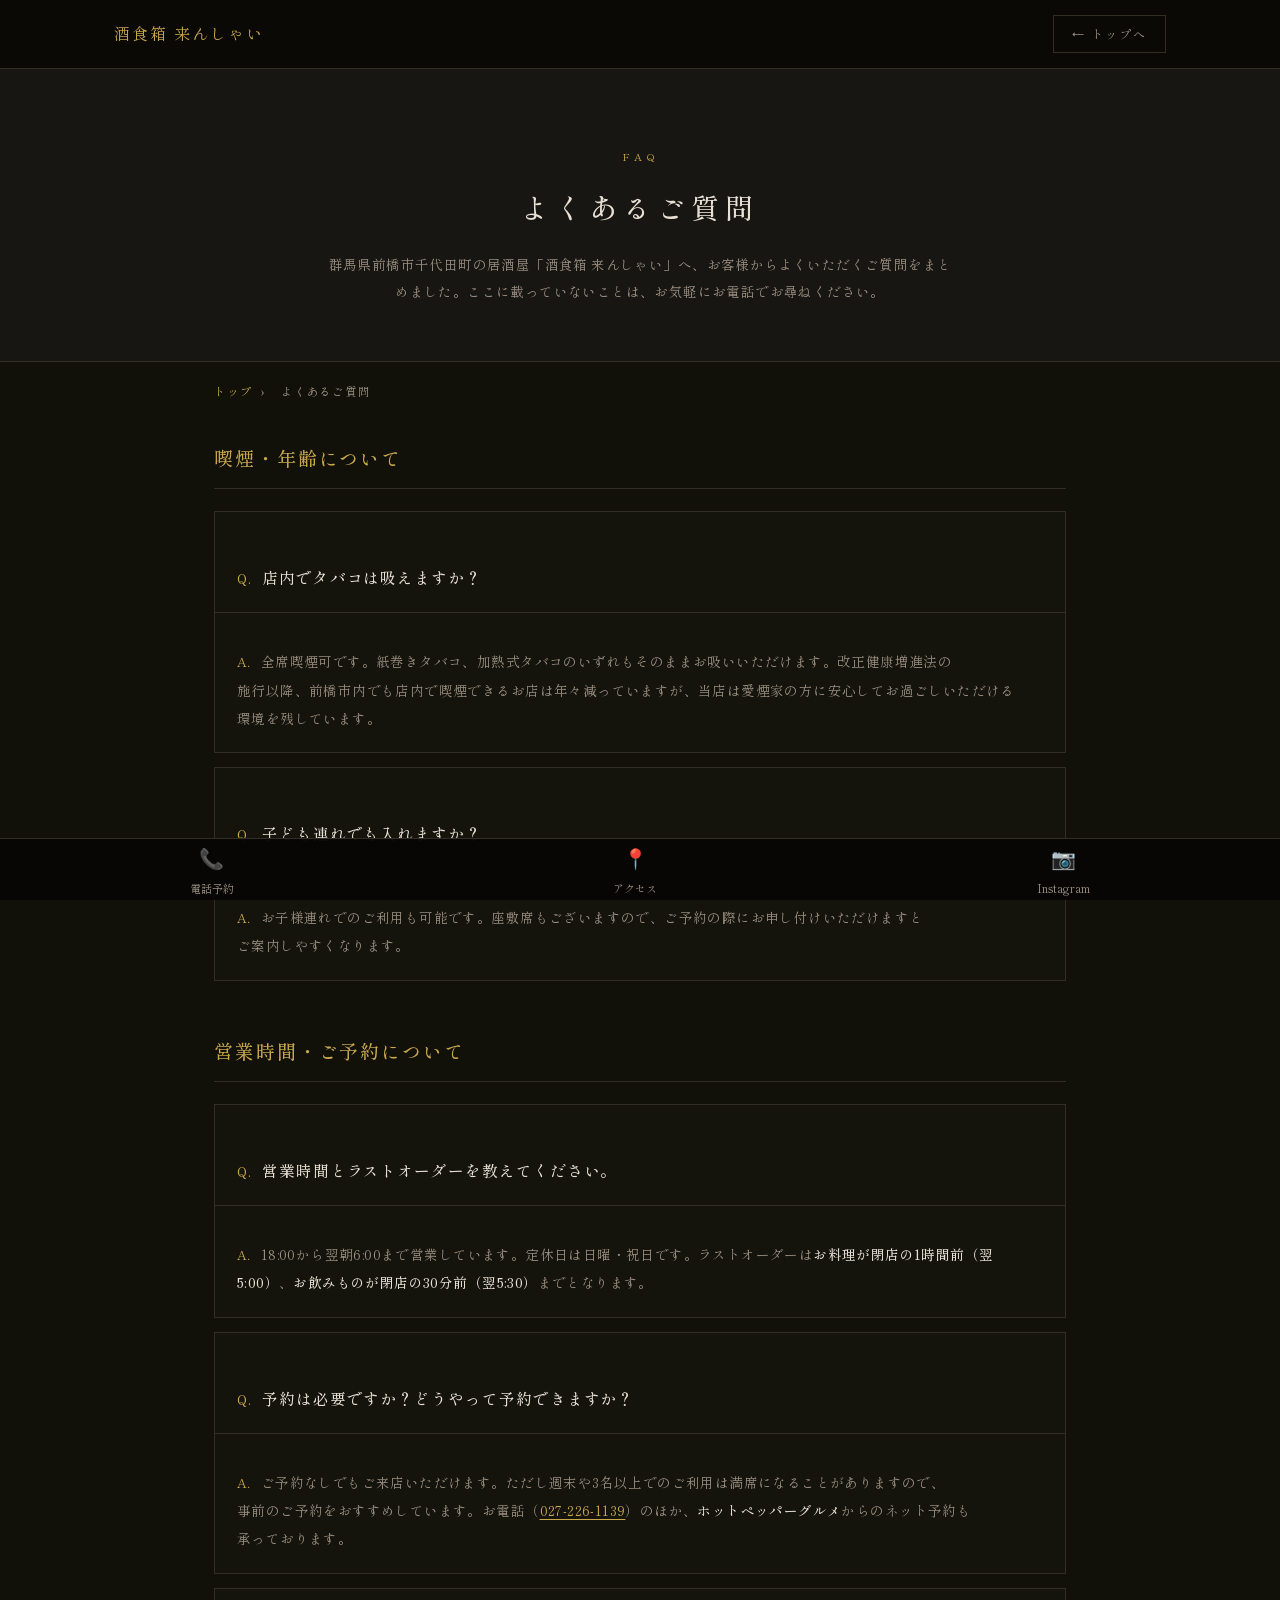
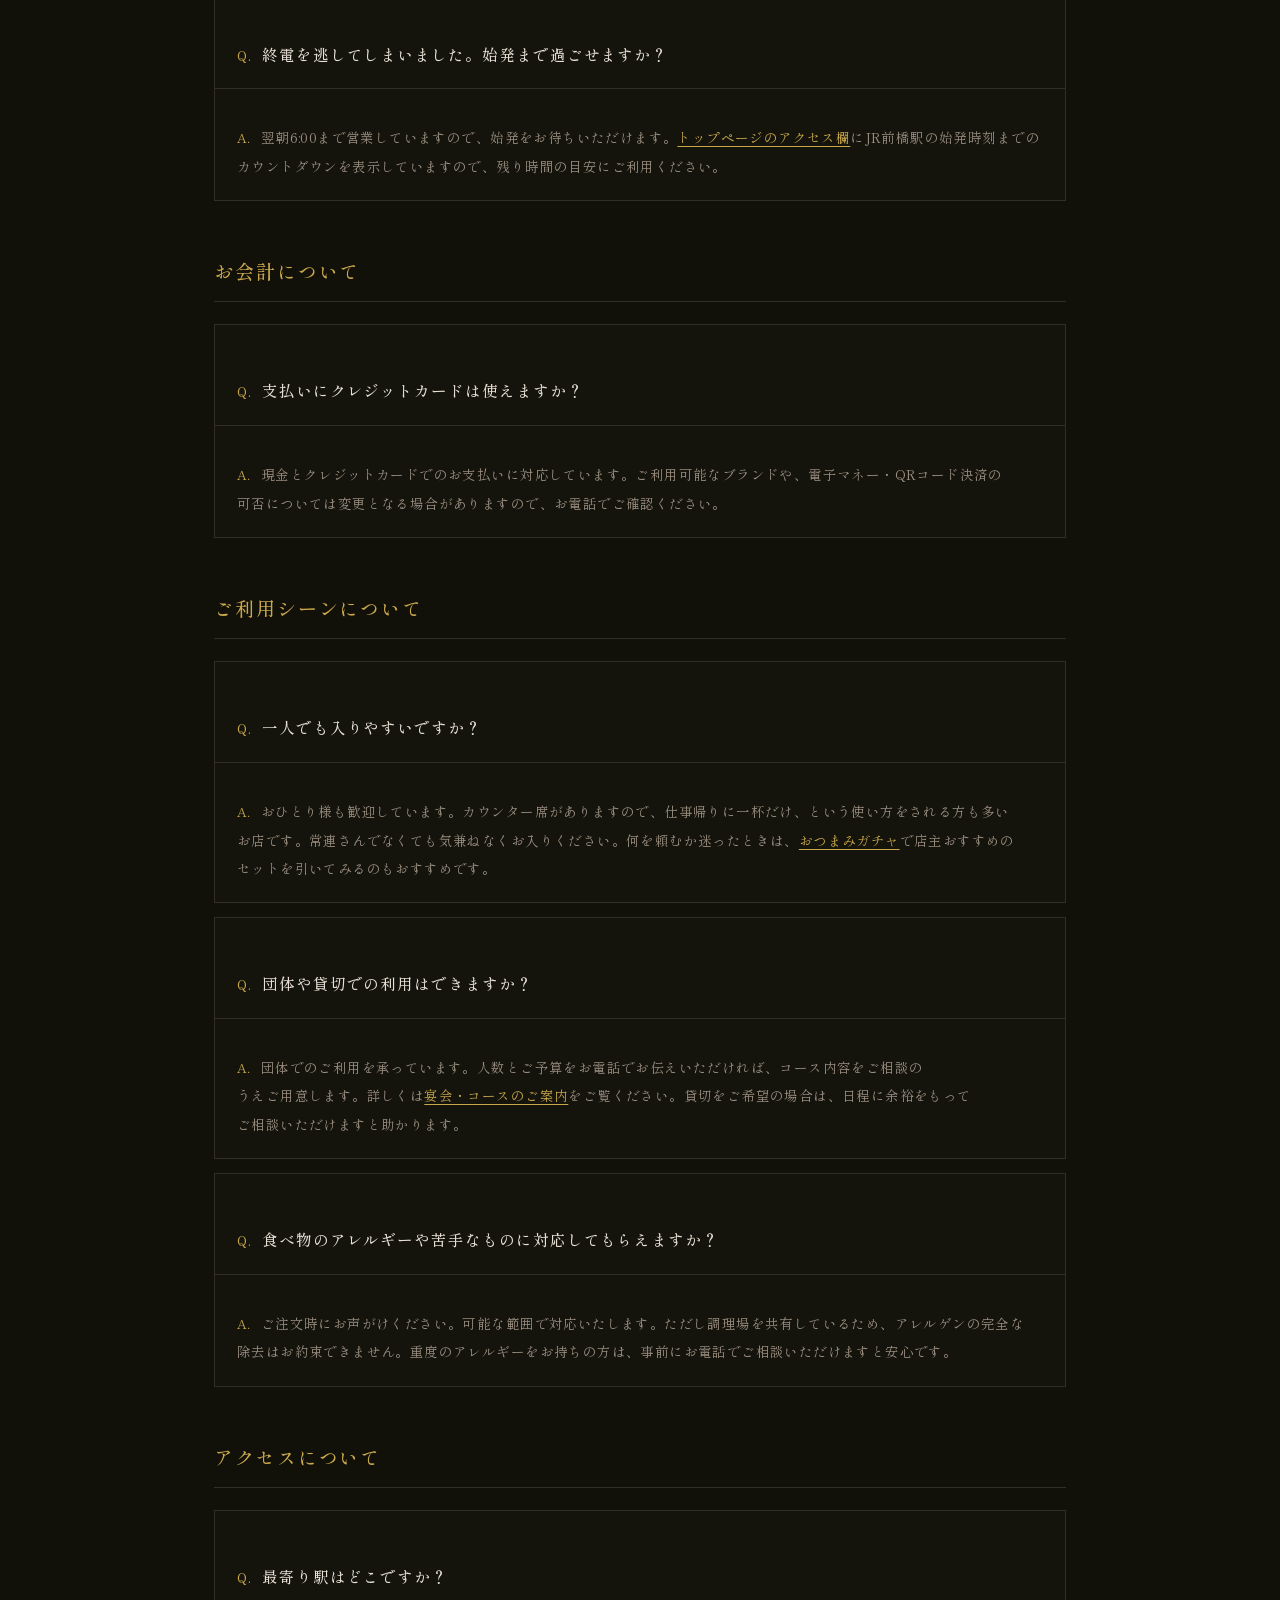
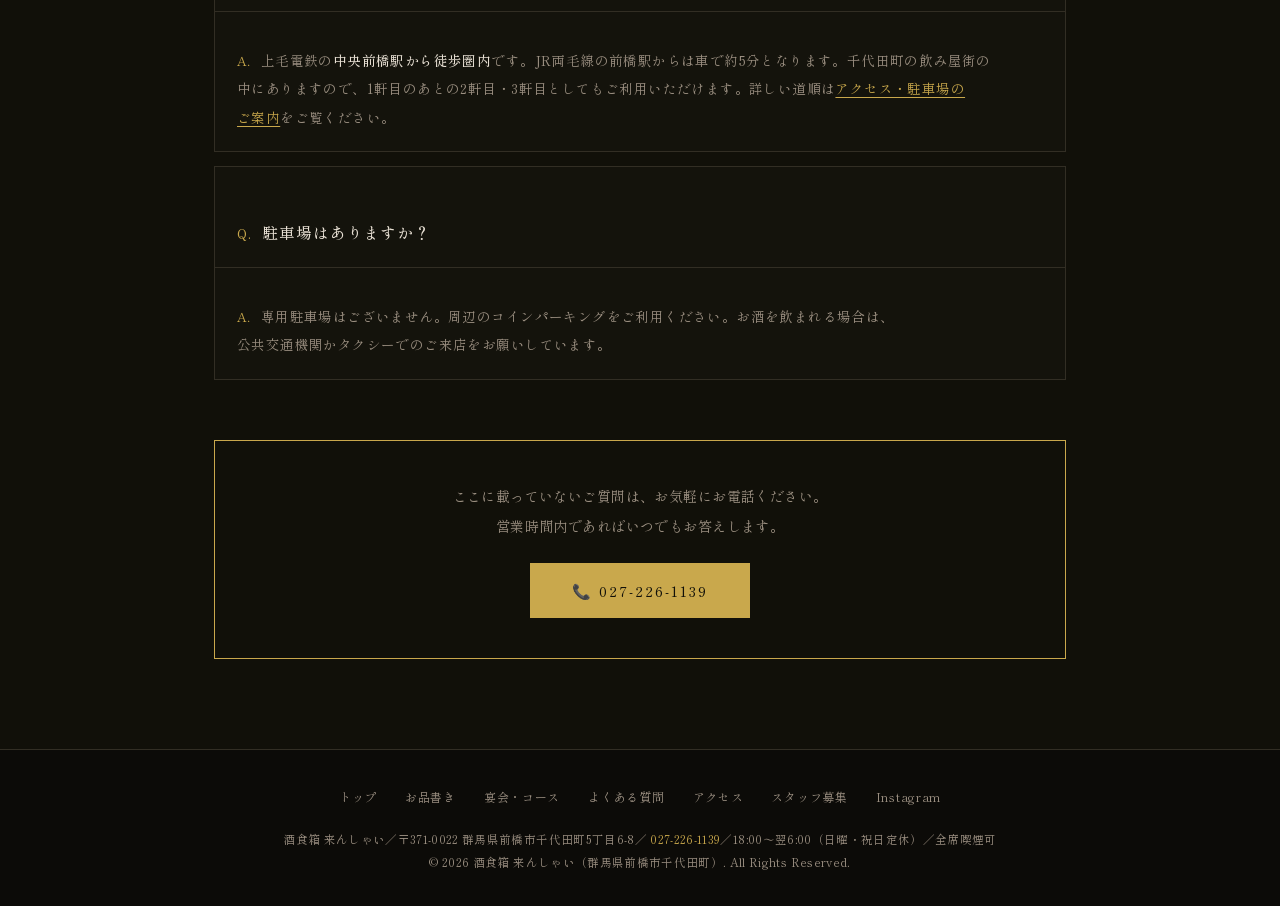
<file: faq.html>
<!DOCTYPE html>
<html lang="ja">
<head>
    <meta charset="UTF-8">
    <meta name="viewport" content="width=device-width, initial-scale=1.0">

    <title>よくあるご質問｜前橋の居酒屋 酒食箱 来んしゃい（喫煙・予約・お支払い）</title>
    <meta name="description" content="群馬県前橋市千代田町の居酒屋「酒食箱 来んしゃい」へのよくあるご質問。喫煙の可否、営業時間・ラストオーダー、予約方法、支払い方法、団体利用、駐車場などをまとめています。">
    <meta name="keywords" content="前橋 居酒屋 予約,前橋 喫煙可 居酒屋,前橋 深夜営業 飲み屋,前橋 居酒屋 支払い">
    <meta name="author" content="酒食箱 来んしゃい">
    <meta name="robots" content="index, follow, max-image-preview:large, max-snippet:-1">
    <meta name="theme-color" content="#0a0907">
    <link rel="canonical" href="https://maebashi1.github.io/kinsyai-maebashi/faq.html">
    <link rel="icon" href="images/kinsyai-logo.jpg" type="image/jpeg">
    <link rel="apple-touch-icon" href="images/kinsyai-logo.jpg">

    <meta property="og:site_name" content="酒食箱 来んしゃい">
    <meta property="og:type" content="article">
    <meta property="og:title" content="よくあるご質問｜前橋の居酒屋 酒食箱 来んしゃい">
    <meta property="og:description" content="喫煙の可否、営業時間、予約方法、支払い方法、団体利用まで。前橋市千代田町の居酒屋へのご質問にお答えします。">
    <meta property="og:url" content="https://maebashi1.github.io/kinsyai-maebashi/faq.html">
    <meta property="og:image" content="https://maebashi1.github.io/kinsyai-maebashi/images/hero1.jpg">
    <meta property="og:locale" content="ja_JP">
    <meta name="twitter:card" content="summary_large_image">
    <meta name="twitter:title" content="よくあるご質問｜前橋の居酒屋 酒食箱 来んしゃい">
    <meta name="twitter:image" content="https://maebashi1.github.io/kinsyai-maebashi/images/hero1.jpg">

    <script type="application/ld+json">
    [
      {
        "@context": "https://schema.org",
        "@type": "BreadcrumbList",
        "itemListElement": [
          { "@type": "ListItem", "position": 1, "name": "トップ", "item": "https://maebashi1.github.io/kinsyai-maebashi/" },
          { "@type": "ListItem", "position": 2, "name": "よくあるご質問", "item": "https://maebashi1.github.io/kinsyai-maebashi/faq.html" }
        ]
      },
      {
        "@context": "https://schema.org",
        "@type": "FAQPage",
        "mainEntity": [
          {
            "@type": "Question",
            "name": "店内でタバコは吸えますか？",
            "acceptedAnswer": {
              "@type": "Answer",
              "text": "全席喫煙可です。紙巻きタバコ、加熱式タバコのいずれもそのままお吸いいただけます。"
            }
          },
          {
            "@type": "Question",
            "name": "営業時間とラストオーダーを教えてください。",
            "acceptedAnswer": {
              "@type": "Answer",
              "text": "18:00から翌朝6:00まで営業しています。定休日は日曜・祝日です。ラストオーダーはお料理が閉店の1時間前、お飲みものが閉店の30分前までとなります。"
            }
          },
          {
            "@type": "Question",
            "name": "予約は必要ですか？どうやって予約できますか？",
            "acceptedAnswer": {
              "@type": "Answer",
              "text": "ご予約なしでもご来店いただけます。ただし週末や3名以上でのご利用は満席になることがありますので、事前予約をおすすめしています。お電話（027-226-1139）のほか、ホットペッパーグルメからのネット予約も承っております。"
            }
          },
          {
            "@type": "Question",
            "name": "支払いにクレジットカードは使えますか？",
            "acceptedAnswer": {
              "@type": "Answer",
              "text": "現金とクレジットカードでのお支払いに対応しています。ご利用可能なブランドや電子マネー・QRコード決済の可否については、変更となる場合がありますのでお電話でご確認ください。"
            }
          },
          {
            "@type": "Question",
            "name": "一人でも入りやすいですか？",
            "acceptedAnswer": {
              "@type": "Answer",
              "text": "おひとり様も歓迎しています。カウンター席がありますので、仕事帰りに一杯だけ、という使い方をされる方も多いお店です。常連さんでなくても気兼ねなくお入りください。"
            }
          },
          {
            "@type": "Question",
            "name": "団体や貸切での利用はできますか？",
            "acceptedAnswer": {
              "@type": "Answer",
              "text": "団体でのご利用を承っています。人数とご予算をお電話でお伝えいただければ、コース内容をご相談のうえご用意します。貸切をご希望の場合は、日程に余裕をもってご相談ください。"
            }
          },
          {
            "@type": "Question",
            "name": "子ども連れでも入れますか？",
            "acceptedAnswer": {
              "@type": "Answer",
              "text": "お子様連れでのご利用も可能です。座敷席もございますので、ご予約の際にお申し付けください。"
            }
          },
          {
            "@type": "Question",
            "name": "駐車場はありますか？",
            "acceptedAnswer": {
              "@type": "Answer",
              "text": "専用駐車場はございません。周辺のコインパーキングをご利用ください。お酒を飲まれる場合は、公共交通機関かタクシーでのご来店をお願いしています。"
            }
          },
          {
            "@type": "Question",
            "name": "最寄り駅はどこですか？",
            "acceptedAnswer": {
              "@type": "Answer",
              "text": "上毛電鉄の中央前橋駅から徒歩圏内です。JR両毛線の前橋駅からは車で約5分となります。千代田町の飲み屋街の中にありますので、1軒目のあとの2軒目・3軒目としてもご利用いただけます。"
            }
          },
          {
            "@type": "Question",
            "name": "食べ物のアレルギーや苦手なものに対応してもらえますか？",
            "acceptedAnswer": {
              "@type": "Answer",
              "text": "ご注文時にお声がけください。可能な範囲で対応いたします。ただし調理場を共有しているため、アレルゲンの完全な除去はお約束できません。重度のアレルギーをお持ちの方は事前にお電話でご相談ください。"
            }
          },
          {
            "@type": "Question",
            "name": "終電を逃してしまいました。始発まで過ごせますか？",
            "acceptedAnswer": {
              "@type": "Answer",
              "text": "翌朝6:00まで営業していますので、始発をお待ちいただけます。トップページにはJR前橋駅の始発時刻までのカウントダウンを表示していますので、残り時間の目安にご利用ください。"
            }
          }
        ]
      }
    ]
    </script>

    <link rel="preconnect" href="https://fonts.googleapis.com">
    <link rel="preconnect" href="https://fonts.gstatic.com" crossorigin>
    <link href="https://fonts.googleapis.com/css2?family=Noto+Serif+JP:wght@300;400;500;700&family=Shippori+Mincho:wght@400;500;700&display=swap" rel="stylesheet">
    <link rel="stylesheet" href="style.css">
</head>
<body>

    <header class="sub-header">
        <div class="sub-header-inner">
            <a href="index.html" class="sub-logo">酒食箱 来んしゃい</a>
            <a href="index.html" class="sub-back-btn">← トップへ</a>
        </div>
    </header>

    <section class="sub-hero">
        <span class="sub-label">FAQ</span>
        <h1>よくあるご質問</h1>
        <p>群馬県前橋市千代田町の居酒屋「酒食箱 来んしゃい」へ、お客様からよくいただくご質問をまとめました。ここに載っていないことは、お気軽にお電話でお尋ねください。</p>
    </section>

    <nav class="breadcrumb" aria-label="パンくずリスト">
        <a href="index.html">トップ</a><span>›</span><span aria-current="page">よくあるご質問</span>
    </nav>

    <main class="sub-main">

        <h2>喫煙・年齢について</h2>

        <div class="faq-item">
            <h3 class="faq-q">店内でタバコは吸えますか？</h3>
            <p class="faq-a">全席喫煙可です。紙巻きタバコ、加熱式タバコのいずれもそのままお吸いいただけます。改正健康増進法の施行以降、前橋市内でも店内で喫煙できるお店は年々減っていますが、当店は愛煙家の方に安心してお過ごしいただける環境を残しています。</p>
        </div>

        <div class="faq-item">
            <h3 class="faq-q">子ども連れでも入れますか？</h3>
            <p class="faq-a">お子様連れでのご利用も可能です。座敷席もございますので、ご予約の際にお申し付けいただけますとご案内しやすくなります。</p>
        </div>

        <h2>営業時間・ご予約について</h2>

        <div class="faq-item">
            <h3 class="faq-q">営業時間とラストオーダーを教えてください。</h3>
            <p class="faq-a">18:00から翌朝6:00まで営業しています。定休日は日曜・祝日です。ラストオーダーは<strong>お料理が閉店の1時間前（翌5:00）</strong>、<strong>お飲みものが閉店の30分前（翌5:30）</strong>までとなります。</p>
        </div>

        <div class="faq-item">
            <h3 class="faq-q">予約は必要ですか？どうやって予約できますか？</h3>
            <p class="faq-a">ご予約なしでもご来店いただけます。ただし週末や3名以上でのご利用は満席になることがありますので、事前のご予約をおすすめしています。お電話（<a href="tel:0272261139">027-226-1139</a>）のほか、<strong>ホットペッパーグルメ</strong>からのネット予約も承っております。</p>
        </div>

        <div class="faq-item">
            <h3 class="faq-q">終電を逃してしまいました。始発まで過ごせますか？</h3>
            <p class="faq-a">翌朝6:00まで営業していますので、始発をお待ちいただけます。<a href="index.html#access">トップページのアクセス欄</a>にJR前橋駅の始発時刻までのカウントダウンを表示していますので、残り時間の目安にご利用ください。</p>
        </div>

        <h2>お会計について</h2>

        <div class="faq-item">
            <h3 class="faq-q">支払いにクレジットカードは使えますか？</h3>
            <p class="faq-a">現金とクレジットカードでのお支払いに対応しています。ご利用可能なブランドや、電子マネー・QRコード決済の可否については変更となる場合がありますので、お電話でご確認ください。</p>
        </div>

        <h2>ご利用シーンについて</h2>

        <div class="faq-item">
            <h3 class="faq-q">一人でも入りやすいですか？</h3>
            <p class="faq-a">おひとり様も歓迎しています。カウンター席がありますので、仕事帰りに一杯だけ、という使い方をされる方も多いお店です。常連さんでなくても気兼ねなくお入りください。何を頼むか迷ったときは、<a href="index.html#gacha">おつまみガチャ</a>で店主おすすめのセットを引いてみるのもおすすめです。</p>
        </div>

        <div class="faq-item">
            <h3 class="faq-q">団体や貸切での利用はできますか？</h3>
            <p class="faq-a">団体でのご利用を承っています。人数とご予算をお電話でお伝えいただければ、コース内容をご相談のうえご用意します。詳しくは<a href="party.html">宴会・コースのご案内</a>をご覧ください。貸切をご希望の場合は、日程に余裕をもってご相談いただけますと助かります。</p>
        </div>

        <div class="faq-item">
            <h3 class="faq-q">食べ物のアレルギーや苦手なものに対応してもらえますか？</h3>
            <p class="faq-a">ご注文時にお声がけください。可能な範囲で対応いたします。ただし調理場を共有しているため、アレルゲンの完全な除去はお約束できません。重度のアレルギーをお持ちの方は、事前にお電話でご相談いただけますと安心です。</p>
        </div>

        <h2>アクセスについて</h2>

        <div class="faq-item">
            <h3 class="faq-q">最寄り駅はどこですか？</h3>
            <p class="faq-a">上毛電鉄の<strong>中央前橋駅から徒歩圏内</strong>です。JR両毛線の前橋駅からは車で約5分となります。千代田町の飲み屋街の中にありますので、1軒目のあとの2軒目・3軒目としてもご利用いただけます。詳しい道順は<a href="access.html">アクセス・駐車場のご案内</a>をご覧ください。</p>
        </div>

        <div class="faq-item">
            <h3 class="faq-q">駐車場はありますか？</h3>
            <p class="faq-a">専用駐車場はございません。周辺のコインパーキングをご利用ください。お酒を飲まれる場合は、公共交通機関かタクシーでのご来店をお願いしています。</p>
        </div>

        <div class="sub-cta">
            <p>ここに載っていないご質問は、お気軽にお電話ください。<br>営業時間内であればいつでもお答えします。</p>
            <a href="tel:0272261139" class="btn-tel">📞 027-226-1139</a>
        </div>

    </main>

    <footer class="sub-footer">
        <nav aria-label="フッターメニュー">
            <a href="index.html">トップ</a>
            <a href="menu.html">お品書き</a>
            <a href="party.html">宴会・コース</a>
            <a href="faq.html">よくある質問</a>
            <a href="access.html">アクセス</a>
            <a href="index.html#recruit">スタッフ募集</a>
            <a href="https://www.instagram.com/kin2261139" target="_blank" rel="noopener">Instagram</a>
        </nav>
        <p>
            酒食箱 来んしゃい／〒371-0022 群馬県前橋市千代田町5丁目6-8／
            <a href="tel:0272261139">027-226-1139</a>／18:00〜翌6:00（日曜・祝日定休）／全席喫煙可
        </p>
        <p>© 2026 酒食箱 来んしゃい（群馬県前橋市千代田町）. All Rights Reserved.</p>
    </footer>

    <nav class="mobile-fixed-nav">
        <a href="tel:0272261139"><span class="mnav-icon">📞</span><span>電話予約</span></a>
        <a href="access.html"><span class="mnav-icon">📍</span><span>アクセス</span></a>
        <a href="https://www.instagram.com/kin2261139" target="_blank" rel="noopener"><span class="mnav-icon">📷</span><span>Instagram</span></a>
    </nav>

</body>
</html>
</file>
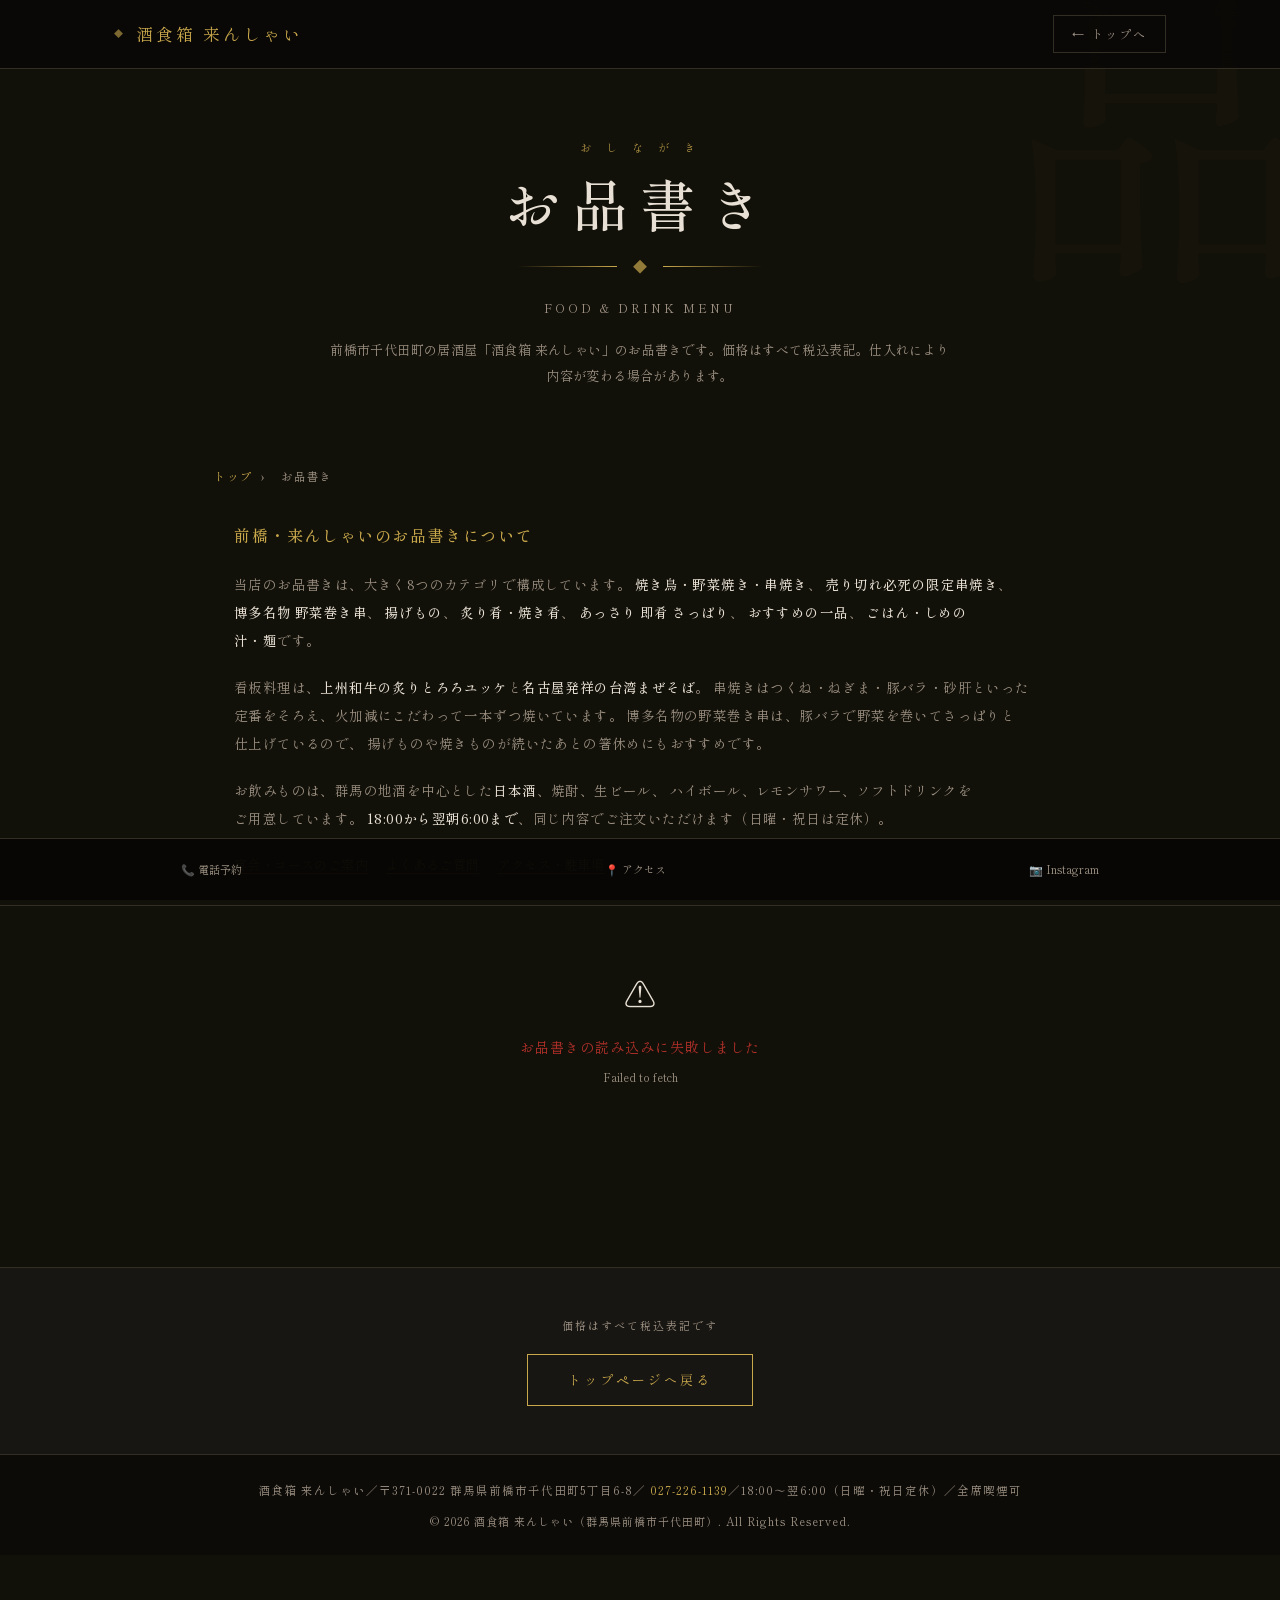
<file: menu.html>
<!DOCTYPE html>
<html lang="ja">
<head>
    <meta charset="UTF-8">
    <meta name="viewport" content="width=device-width, initial-scale=1.0">
    <title>お品書き｜前橋の居酒屋 酒食箱 来んしゃい（焼き鳥・串焼き・台湾まぜそば）</title>
    <meta name="description" content="群馬県前橋市千代田町の居酒屋「酒食箱 来んしゃい」のお品書き。焼き鳥・串焼き、博多名物の野菜巻き串、揚げもの、炙り肴、即肴、上州和牛の炙りとろろユッケ、名古屋発祥台湾まぜそばなど。全席喫煙可・翌朝6時まで営業。">
    <meta name="keywords" content="前橋 居酒屋 メニュー,前橋 焼き鳥,前橋 串焼き,野菜巻き串 前橋,前橋 台湾まぜそば,上州和牛 ユッケ,来んしゃい お品書き">
    <meta name="author" content="酒食箱 来んしゃい">
    <meta name="robots" content="index, follow, max-image-preview:large, max-snippet:-1">
    <meta name="theme-color" content="#0a0907">
    <link rel="canonical" href="https://maebashi1.github.io/kinsyai-maebashi/menu.html">
    <link rel="icon" href="images/kinsyai-logo.jpg" type="image/jpeg">
    <link rel="apple-touch-icon" href="images/kinsyai-logo.jpg">

    <!-- OGP -->
    <meta property="og:site_name" content="酒食箱 来んしゃい">
    <meta property="og:type" content="article">
    <meta property="og:title" content="お品書き｜前橋の居酒屋 酒食箱 来んしゃい">
    <meta property="og:description" content="焼き鳥・串焼き、博多名物の野菜巻き串、揚げもの、炙り肴、即肴、台湾まぜそばまで。前橋市千代田町の居酒屋のお品書き。">
    <meta property="og:url" content="https://maebashi1.github.io/kinsyai-maebashi/menu.html">
    <meta property="og:image" content="https://maebashi1.github.io/kinsyai-maebashi/images/hero4.jpg">
    <meta property="og:locale" content="ja_JP">
    <meta name="twitter:card" content="summary_large_image">
    <meta name="twitter:title" content="お品書き｜前橋の居酒屋 酒食箱 来んしゃい">
    <meta name="twitter:image" content="https://maebashi1.github.io/kinsyai-maebashi/images/hero4.jpg">

    <!-- 構造化データ -->
    <script type="application/ld+json">
    [
      {
        "@context": "https://schema.org",
        "@type": "BreadcrumbList",
        "itemListElement": [
          { "@type": "ListItem", "position": 1, "name": "トップ", "item": "https://maebashi1.github.io/kinsyai-maebashi/" },
          { "@type": "ListItem", "position": 2, "name": "お品書き", "item": "https://maebashi1.github.io/kinsyai-maebashi/menu.html" }
        ]
      },
      {
        "@context": "https://schema.org",
        "@type": "Menu",
        "@id": "https://maebashi1.github.io/kinsyai-maebashi/menu.html#menu",
        "name": "酒食箱 来んしゃい お品書き",
        "url": "https://maebashi1.github.io/kinsyai-maebashi/menu.html",
        "inLanguage": "ja",
        "description": "群馬県前橋市千代田町の居酒屋 酒食箱 来んしゃいのお品書き。価格はすべて税込表記です。",
        "hasMenuSection": [
          { "@type": "MenuSection", "name": "焼き鳥・野菜焼き・串焼き", "description": "つくね・ねぎま・豚バラ・砂肝など。火加減にこだわり、外はカリッと中はジューシーに焼き上げます。" },
          { "@type": "MenuSection", "name": "売り切れ必死の限定串焼き", "description": "その日の仕入れ次第でお出しする、数量限定の串焼きです。" },
          { "@type": "MenuSection", "name": "博多名物 野菜巻き串", "description": "豚バラで野菜を巻いた博多名物。さっぱりと食べられるので、お酒が進みます。" },
          { "@type": "MenuSection", "name": "揚げもの", "description": "唐揚げをはじめとする揚げもの。ビールやハイボールとの相性が抜群です。" },
          { "@type": "MenuSection", "name": "炙り肴・焼き肴", "description": "上州和牛の炙りとろろユッケなど、日本酒に合わせたい炙りの一品。" },
          { "@type": "MenuSection", "name": "あっさり 即肴 さっぱり", "description": "サッと出てくるスピードメニュー。自家製の調味料で仕上げています。" },
          { "@type": "MenuSection", "name": "おすすめの一品", "description": "店主が自信を持っておすすめする、その日の一品です。" },
          { "@type": "MenuSection", "name": "ごはん・しめの汁・麺", "description": "名古屋発祥の台湾まぜそばをはじめとする〆のメニュー。" }
        ]
      },
      {
        "@context": "https://schema.org",
        "@type": "Restaurant",
        "@id": "https://maebashi1.github.io/kinsyai-maebashi/#restaurant",
        "name": "酒食箱 来んしゃい",
        "url": "https://maebashi1.github.io/kinsyai-maebashi/",
        "telephone": "+81-27-226-1139",
        "hasMenu": "https://maebashi1.github.io/kinsyai-maebashi/menu.html",
        "address": {
          "@type": "PostalAddress",
          "postalCode": "371-0022",
          "addressCountry": "JP",
          "addressRegion": "群馬県",
          "addressLocality": "前橋市",
          "streetAddress": "千代田町5丁目6-8"
        }
      }
    ]
    </script>
    <link rel="preconnect" href="https://fonts.googleapis.com">
    <link rel="preconnect" href="https://fonts.gstatic.com" crossorigin>
    <link href="https://fonts.googleapis.com/css2?family=Shippori+Mincho:wght@400;500;600;700&family=Noto+Serif+JP:wght@400;700&display=swap" rel="stylesheet">
    <link rel="stylesheet" href="style.css">
    <style>
        /* ─────────────────────────────────────────
           メニューページ専用スタイル（拡張版）
           ───────────────────────────────────────── */

        /* ヘッダー */
        .mp-header {
            position: fixed;
            top: 0; left: 0; width: 100%;
            z-index: 200;
            background: rgba(10, 9, 7, 0.95);
            backdrop-filter: blur(10px);
            border-bottom: 1px solid var(--color-border);
        }
        .mp-header-inner {
            max-width: 1100px;
            margin: 0 auto;
            padding: 0 24px;
            height: 68px;
            display: flex;
            align-items: center;
            justify-content: space-between;
        }
        .mp-logo {
            font-family: var(--font-serif);
            font-size: 17px;
            letter-spacing: 3px;
            color: var(--color-gold);
            text-decoration: none;
            display: flex;
            align-items: center;
            gap: 10px;
        }
        .mp-logo::before {
            content: '◆';
            font-size: 9px;
            opacity: 0.6;
        }
        .mp-back-btn {
            font-family: var(--font-serif);
            font-size: 12px;
            letter-spacing: 2px;
            color: var(--color-text-muted);
            text-decoration: none;
            border: 1px solid var(--color-border);
            padding: 8px 18px;
            transition: color 0.2s, border-color 0.2s;
        }
        .mp-back-btn:hover {
            color: var(--color-gold);
            border-color: var(--color-gold);
        }

        /* ヒーロー帯 */
        .mp-hero {
            padding-top: 68px;
            background: var(--color-bg);
            position: relative;
            overflow: hidden;
        }
        .mp-hero-inner {
            padding: 70px 24px 60px;
            text-align: center;
            position: relative;
            z-index: 1;
        }
        .mp-hero-kana {
            font-size: 11px;
            letter-spacing: 6px;
            color: var(--color-gold);
            opacity: 0.8;
            margin-bottom: 18px;
            display: block;
        }
        .mp-hero-title {
            font-size: clamp(36px, 6vw, 56px);
            letter-spacing: 12px;
            color: var(--color-text);
            font-weight: 500;
            margin-bottom: 24px;
            line-height: 1;
        }
        .mp-hero-ornament {
            display: flex;
            align-items: center;
            justify-content: center;
            gap: 16px;
            margin-bottom: 20px;
        }
        .mp-hero-ornament::before,
        .mp-hero-ornament::after {
            content: '';
            flex: 1;
            max-width: 100px;
            height: 1px;
            background: linear-gradient(to right, transparent, var(--color-gold));
        }
        .mp-hero-ornament::after {
            background: linear-gradient(to left, transparent, var(--color-gold));
        }
        .mp-hero-ornament span {
            font-size: 14px;
            color: var(--color-gold);
            opacity: 0.7;
        }
        .mp-hero-sub {
            font-size: 12px;
            color: var(--color-text-muted);
            letter-spacing: 3px;
        }
        /* 背景装飾 */
        .mp-hero::after {
            content: '品';
            position: absolute;
            font-size: 320px;
            color: var(--color-gold);
            opacity: 0.025;
            font-family: var(--font-serif);
            right: -40px;
            top: -40px;
            line-height: 1;
            pointer-events: none;
        }

        /* カテゴリ固定タブ */
        .mp-cat-nav {
            position: sticky;
            top: 68px;
            z-index: 150;
            background: rgba(17, 16, 9, 0.98);
            backdrop-filter: blur(10px);
            border-bottom: 1px solid var(--color-border);
            overflow-x: auto;
            -webkit-overflow-scrolling: touch;
            scrollbar-width: none;
        }
        .mp-cat-nav::-webkit-scrollbar { display: none; }
        .mp-cat-nav-list {
            display: flex;
            white-space: nowrap;
            padding: 0 16px;
            max-width: 1100px;
            margin: 0 auto;
        }
        .mp-cat-tab {
            display: inline-block;
            padding: 16px 20px;
            font-size: 12px;
            letter-spacing: 1px;
            color: var(--color-text-muted);
            cursor: pointer;
            border-bottom: 2px solid transparent;
            transition: color 0.2s, border-color 0.2s;
            white-space: nowrap;
            text-decoration: none;
            font-family: var(--font-serif);
        }
        .mp-cat-tab:hover,
        .mp-cat-tab.active {
            color: var(--color-gold);
            border-bottom-color: var(--color-gold);
        }

        /* メインコンテンツ */
        .mp-body {
            max-width: 1000px;
            margin: 0 auto;
            padding: 0 24px 120px;
        }

        /* カテゴリブロック */
        .mp-cat-section {
            padding-top: 70px;
        }

        .mp-cat-heading {
            display: flex;
            align-items: center;
            gap: 0;
            margin-bottom: 32px;
            padding-bottom: 0;
        }
        .mp-cat-heading-accent {
            width: 4px;
            height: 48px;
            background: linear-gradient(to bottom, var(--color-red), var(--color-gold));
            flex-shrink: 0;
            margin-right: 20px;
        }
        .mp-cat-heading-text {
            flex: 1;
        }
        .mp-cat-heading-en {
            display: block;
            font-size: 10px;
            letter-spacing: 4px;
            color: var(--color-gold);
            opacity: 0.7;
            margin-bottom: 6px;
            text-transform: uppercase;
        }
        .mp-cat-heading-ja {
            font-size: clamp(17px, 3vw, 22px);
            letter-spacing: 2px;
            color: var(--color-text);
            font-weight: 500;
            line-height: 1.3;
        }
        .mp-cat-heading-line {
            flex: 1;
            height: 1px;
            background: linear-gradient(to right, var(--color-border), transparent);
            margin-left: 24px;
        }

        /* アイテム一覧（画像なし）*/
        .mp-items-list {
            display: grid;
            grid-template-columns: 1fr 1fr;
            border-top: 1px solid var(--color-border);
            border-left: 1px solid var(--color-border);
        }
        .mp-item-row {
            display: flex;
            align-items: center;
            justify-content: space-between;
            gap: 12px;
            padding: 18px 22px;
            border-bottom: 1px solid var(--color-border);
            border-right: 1px solid var(--color-border);
            transition: background 0.2s;
            position: relative;
        }
        .mp-item-row::before {
            content: '';
            position: absolute;
            left: 0;
            top: 0;
            bottom: 0;
            width: 0;
            background: var(--color-gold);
            opacity: 0;
            transition: width 0.25s, opacity 0.25s;
        }
        .mp-item-row:hover::before {
            width: 2px;
            opacity: 0.5;
        }
        .mp-item-row:hover {
            background: rgba(201, 168, 76, 0.04);
        }
        .mp-item-name {
            font-size: 14px;
            color: var(--color-text);
            letter-spacing: 0.5px;
            line-height: 1.5;
            flex: 1;
        }
        .mp-item-dot {
            flex: 1;
            height: 1px;
            border-bottom: 1px dotted rgba(201, 168, 76, 0.2);
            margin: 0 10px;
            min-width: 16px;
            max-width: 40px;
        }
        .mp-item-price {
            font-size: 15px;
            color: var(--color-gold);
            font-weight: 600;
            white-space: nowrap;
            letter-spacing: 0.5px;
        }

        /* アイテム一覧（画像あり）*/
        .mp-items-cards {
            display: grid;
            grid-template-columns: repeat(3, 1fr);
            gap: 16px;
        }
        .mp-item-card {
            background: var(--color-bg-card);
            border: 1px solid var(--color-border);
            overflow: hidden;
            transition: transform 0.25s, border-color 0.25s;
            position: relative;
        }
        .mp-item-card:hover {
            transform: translateY(-4px);
            border-color: rgba(201, 168, 76, 0.4);
        }
        .mp-item-card-img {
            width: 100%;
            aspect-ratio: 4/3;
            overflow: hidden;
        }
        .mp-item-card-img img {
            width: 100%;
            height: 100%;
            object-fit: cover;
            transition: transform 0.4s;
        }
        .mp-item-card:hover .mp-item-card-img img {
            transform: scale(1.05);
        }
        .mp-item-card-body {
            padding: 14px 16px 16px;
            display: flex;
            justify-content: space-between;
            align-items: flex-end;
            gap: 8px;
        }
        .mp-item-card-name {
            font-size: 14px;
            color: var(--color-text);
            letter-spacing: 0.5px;
            line-height: 1.5;
        }
        .mp-item-card-price {
            font-size: 15px;
            color: var(--color-gold);
            font-weight: 600;
            white-space: nowrap;
        }

        /* ローディング */
        .mp-loading {
            padding: 80px 24px;
            text-align: center;
        }
        .mp-loading-icon {
            width: 40px;
            height: 40px;
            border: 2px solid var(--color-border);
            border-top-color: var(--color-gold);
            border-radius: 50%;
            margin: 0 auto 24px;
            animation: spin 1s linear infinite;
        }
        @keyframes spin { to { transform: rotate(360deg); } }
        .mp-loading-text {
            font-size: 13px;
            letter-spacing: 3px;
            color: var(--color-text-muted);
        }

        /* エラー */
        .mp-error {
            padding: 60px 24px;
            text-align: center;
        }
        .mp-error-icon {
            font-size: 32px;
            margin-bottom: 16px;
        }
        .mp-error-msg {
            font-size: 14px;
            color: var(--color-red);
            letter-spacing: 1px;
            margin-bottom: 8px;
        }
        .mp-error-detail {
            font-size: 11px;
            color: var(--color-text-muted);
        }

        /* フッター帯 */
        .mp-footer-band {
            background: var(--color-bg-section);
            border-top: 1px solid var(--color-border);
            padding: 48px 24px;
            text-align: center;
        }
        .mp-footer-band p {
            font-size: 11px;
            letter-spacing: 2px;
            color: var(--color-text-muted);
            margin-bottom: 20px;
        }
        .mp-footer-back {
            display: inline-block;
            padding: 14px 40px;
            border: 1px solid var(--color-gold);
            color: var(--color-gold);
            text-decoration: none;
            font-size: 13px;
            letter-spacing: 3px;
            transition: background 0.2s, color 0.2s;
            font-family: var(--font-serif);
        }
        .mp-footer-back:hover {
            background: var(--color-gold);
            color: #111009;
        }

        /* フッター */
        .mp-site-footer {
            background: #0c0b08;
            border-top: 1px solid var(--color-border);
            padding: 24px;
            text-align: center;
        }
        .mp-site-footer p {
            font-size: 11px;
            color: var(--color-text-muted);
            letter-spacing: 1px;
        }

        /* 区切り線 */
        .mp-section-divider {
            margin: 0 0 0;
            border: none;
            border-top: 1px solid var(--color-border);
        }

        /* スマホ対応 */
        @media (max-width: 768px) {
            .mp-items-list {
                grid-template-columns: 1fr;
            }
            .mp-item-row {
                padding: 15px 16px;
            }
            .mp-items-cards {
                grid-template-columns: repeat(2, 1fr);
                gap: 12px;
            }
            .mp-cat-tab {
                padding: 14px 14px;
                font-size: 11px;
            }
            .mp-hero-title {
                letter-spacing: 8px;
            }
        }
        @media (max-width: 480px) {
            .mp-items-cards {
                grid-template-columns: 1fr;
            }
            .mp-hero-inner {
                padding: 50px 16px 40px;
            }
        }

        /* SEO追加：説明テキスト・パンくず */
        .mp-hero-desc {
            font-size: 13px;
            line-height: 2;
            color: var(--color-text-muted);
            max-width: 620px;
            margin: 18px auto 0;
            letter-spacing: 0.03em;
        }
        .mp-breadcrumb {
            max-width: 900px;
            margin: 0 auto;
            padding: 18px 24px 0;
            font-size: 11.5px;
            color: var(--color-text-muted);
            letter-spacing: 0.08em;
        }
        .mp-breadcrumb a { color: var(--color-gold); text-decoration: none; }
        .mp-breadcrumb span { margin: 0 8px; }
        .mp-intro {
            max-width: 860px;
            margin: 0 auto;
            padding: 36px 24px 8px;
        }
        .mp-intro h2 {
            font-family: var(--font-serif);
            font-size: 16px;
            color: var(--color-gold);
            letter-spacing: 0.1em;
            margin-bottom: 20px;
            font-weight: 500;
        }
        .mp-intro p {
            font-size: 13.5px;
            line-height: 2.1;
            color: var(--color-text-muted);
            margin-bottom: 18px;
            letter-spacing: 0.03em;
        }
        .mp-intro strong { color: var(--color-text); font-weight: 500; }
        .mp-intro-links a {
            color: var(--color-gold);
            text-decoration: underline;
            text-underline-offset: 3px;
            font-size: 13px;
        }
        .mp-footer-nap {
            font-size: 11.5px !important;
            line-height: 2 !important;
            margin-bottom: 10px;
        }
        .mp-footer-nap a { color: var(--color-gold); text-decoration: none; }

        /* スクロールアニメーション */
        .mp-cat-section {
            opacity: 0;
            transform: translateY(24px);
            transition: opacity 0.5s ease, transform 0.5s ease;
        }
        .mp-cat-section.visible {
            opacity: 1;
            transform: translateY(0);
        }
    </style>
</head>
<body style="background: var(--color-bg); padding-bottom: 80px;">

    <!-- ヘッダー -->
    <header class="mp-header">
        <div class="mp-header-inner">
            <a href="index.html" class="mp-logo">酒食箱 来んしゃい</a>
            <a href="index.html" class="mp-back-btn">← トップへ</a>
        </div>
    </header>

    <!-- ヒーロー -->
    <section class="mp-hero">
        <div class="mp-hero-inner">
            <span class="mp-hero-kana">お し な が き</span>
            <h1 class="mp-hero-title">お品書き</h1>
            <div class="mp-hero-ornament">
                <span>◆</span>
            </div>
            <p class="mp-hero-sub">FOOD &amp; DRINK MENU</p>
            <p class="mp-hero-desc">前橋市千代田町の居酒屋「酒食箱 来んしゃい」のお品書きです。価格はすべて税込表記。仕入れにより内容が変わる場合があります。</p>
        </div>
    </section>

    <!-- パンくず -->
    <nav class="mp-breadcrumb" aria-label="パンくずリスト">
        <a href="index.html">トップ</a><span>›</span><span aria-current="page">お品書き</span>
    </nav>

    <!-- カテゴリ概要（検索エンジン向け静的テキスト） -->
    <section class="mp-intro">
        <h2>前橋・来んしゃいのお品書きについて</h2>
        <p>
            当店のお品書きは、大きく8つのカテゴリで構成しています。
            <strong>焼き鳥・野菜焼き・串焼き</strong>、
            <strong>売り切れ必死の限定串焼き</strong>、
            <strong>博多名物 野菜巻き串</strong>、
            <strong>揚げもの</strong>、
            <strong>炙り肴・焼き肴</strong>、
            <strong>あっさり 即肴 さっぱり</strong>、
            <strong>おすすめの一品</strong>、
            <strong>ごはん・しめの汁・麺</strong>です。
        </p>
        <p>
            看板料理は、<strong>上州和牛の炙りとろろユッケ</strong>と<strong>名古屋発祥の台湾まぜそば</strong>。
            串焼きはつくね・ねぎま・豚バラ・砂肝といった定番をそろえ、火加減にこだわって一本ずつ焼いています。
            博多名物の野菜巻き串は、豚バラで野菜を巻いてさっぱりと仕上げているので、
            揚げものや焼きものが続いたあとの箸休めにもおすすめです。
        </p>
        <p>
            お飲みものは、群馬の地酒を中心とした<strong>日本酒</strong>、焼酎、生ビール、
            ハイボール、レモンサワー、ソフトドリンクをご用意しています。
            <strong>18:00から翌朝6:00まで</strong>、同じ内容でご注文いただけます（日曜・祝日は定休）。
        </p>
        <p class="mp-intro-links">
            <a href="party.html">宴会・コースのご案内</a>　
            <a href="faq.html">よくあるご質問</a>　
            <a href="access.html">アクセス・駐車場</a>
        </p>
    </section>

    <!-- カテゴリタブ（JS で生成） -->
    <nav class="mp-cat-nav" id="mp-cat-nav">
        <div class="mp-cat-nav-list" id="mp-cat-nav-list">
            <!-- JS で挿入 -->
        </div>
    </nav>

    <!-- メニュー本体 -->
    <main class="mp-body" id="mp-body">
        <div class="mp-loading" id="mp-loading">
            <div class="mp-loading-icon"></div>
            <p class="mp-loading-text">お品書きを読み込み中</p>
        </div>
    </main>

    <!-- フッター帯 -->
    <div class="mp-footer-band">
        <p>価格はすべて税込表記です</p>
        <a href="index.html" class="mp-footer-back">トップページへ戻る</a>
    </div>

    <!-- フッター -->
    <footer class="mp-site-footer">
        <p class="mp-footer-nap">
            酒食箱 来んしゃい／〒371-0022 群馬県前橋市千代田町5丁目6-8／
            <a href="tel:0272261139">027-226-1139</a>／18:00〜翌6:00（日曜・祝日定休）／全席喫煙可
        </p>
        <p>© 2026 酒食箱 来んしゃい（群馬県前橋市千代田町）. All Rights Reserved.</p>
    </footer>

    <!-- スマホ固定ナビ -->
    <nav class="mobile-fixed-nav">
        <a href="tel:0272261139">📞 電話予約</a>
        <a href="index.html#access">📍 アクセス</a>
        <a href="https://www.instagram.com/kin2261139" target="_blank">📷 Instagram</a>
    </nav>

    <script>
        const SERVICE_DOMAIN = "kinsyai";
        const API_KEY = "b4La0105jfHNU8QNfW6dIzBg3NMpnJXRcxWa";

        // カテゴリ英語名（タブ表示用）
        const CAT_EN = {
            "焼き鳥・野菜焼き・串焼き":     "YAKITORI",
            "売り切れ必死の限定串焼き":       "LIMITED",
            "博多名物 野菜巻き串":            "YASAI MAKI",
            "揚げもの":                       "AGEMONO",
            "炙り肴・焼き肴":                 "ABURI",
            "あっさり 即肴 さっぱり":         "REFRESHING",
            "おすすめの一品":                 "RECOMMEND",
            "ごはん・しめの汁・麺":           "SHIME",
        };

        const CATEGORY_ORDER = [
            "焼き鳥・野菜焼き・串焼き",
            "売り切れ必死の限定串焼き",
            "博多名物 野菜巻き串",
            "揚げもの",
            "炙り肴・焼き肴",
            "あっさり 即肴 さっぱり",
            "おすすめの一品",
            "ごはん・しめの汁・麺",
        ];

        // カテゴリ ID（アンカー用）
        function catId(name) {
            return 'cat-' + CATEGORY_ORDER.indexOf(name);
        }

        fetch(`https://${SERVICE_DOMAIN}.microcms.io/api/v1/menu?limit=100`, {
            headers: { "X-MICROCMS-API-KEY": API_KEY }
        })
        .then(res => {
            if (!res.ok) throw new Error(`ステータス ${res.status}`);
            return res.json();
        })
        .then(data => {
            const body = document.getElementById('mp-body');
            const navList = document.getElementById('mp-cat-nav-list');
            body.innerHTML = '';

            if (!data.contents || data.contents.length === 0) {
                body.innerHTML = '<p style="text-align:center;padding:80px 0;color:var(--color-text-muted);">メニューがありません</p>';
                return;
            }

            // カテゴリ仕分け
            const categories = {};
            data.contents.forEach(item => {
                let cat = '';
                if (item.category) {
                    if (Array.isArray(item.category))       cat = item.category[0];
                    else if (typeof item.category === 'object') cat = item.category.name || item.category.id;
                    else cat = item.category;
                }
                cat = (cat || 'その他').trim();
                if (!categories[cat]) categories[cat] = [];
                categories[cat].push(item);
            });

            // タブ生成
            CATEGORY_ORDER.forEach((cat, i) => {
                if (!categories[cat]) return;
                const tab = document.createElement('a');
                tab.className = 'mp-cat-tab';
                tab.href = '#' + catId(cat);
                tab.textContent = cat;
                tab.dataset.index = i;
                navList.appendChild(tab);
            });

            // セクション生成
            CATEGORY_ORDER.forEach(cat => {
                if (!categories[cat] || !categories[cat].length) return;

                const items = categories[cat];
                const hasImages = items.some(it => it.image && it.image.url);
                const enLabel = CAT_EN[cat] || '';
                const id = catId(cat);

                const section = document.createElement('section');
                section.className = 'mp-cat-section';
                section.id = id;

                // 見出し
                let html = `
                    <div class="mp-cat-heading">
                        <div class="mp-cat-heading-accent"></div>
                        <div class="mp-cat-heading-text">
                            ${enLabel ? `<span class="mp-cat-heading-en">${enLabel}</span>` : ''}
                            <span class="mp-cat-heading-ja">${cat}</span>
                        </div>
                        <div class="mp-cat-heading-line"></div>
                    </div>
                `;

                if (hasImages) {
                    // カード型
                    html += '<div class="mp-items-cards">';
                    items.forEach(item => {
                        const name  = item.name  || item.title  || '—';
                        const price = item.price || item.kakaku || '—';
                        const imgUrl = item.image ? item.image.url : '';
                        html += `
                            <div class="mp-item-card">
                                ${imgUrl ? `<div class="mp-item-card-img"><img src="${imgUrl}" alt="${name}" loading="lazy"></div>` : ''}
                                <div class="mp-item-card-body">
                                    <span class="mp-item-card-name">${name}</span>
                                    <span class="mp-item-card-price">${price}</span>
                                </div>
                            </div>`;
                    });
                    html += '</div>';
                } else {
                    // リスト型
                    html += '<div class="mp-items-list">';
                    items.forEach(item => {
                        const name  = item.name  || item.title  || '—';
                        const price = item.price || item.kakaku || '—';
                        html += `
                            <div class="mp-item-row">
                                <span class="mp-item-name">${name}</span>
                                <span class="mp-item-dot"></span>
                                <span class="mp-item-price">${price}</span>
                            </div>`;
                    });
                    html += '</div>';
                }

                section.innerHTML = html;
                body.appendChild(section);

                // 区切り
                const hr = document.createElement('hr');
                hr.className = 'mp-section-divider';
                hr.style.marginTop = '60px';
                body.appendChild(hr);
            });

            // IntersectionObserver でフェードイン
            const observer = new IntersectionObserver(entries => {
                entries.forEach(e => { if (e.isIntersecting) { e.target.classList.add('visible'); } });
            }, { threshold: 0.05 });
            document.querySelectorAll('.mp-cat-section').forEach(el => observer.observe(el));

            // タブのアクティブ制御
            const tabs = document.querySelectorAll('.mp-cat-tab');
            const sections = document.querySelectorAll('.mp-cat-section');
            const navHeight = document.getElementById('mp-cat-nav').offsetHeight + 68;

            const activateTab = () => {
                let current = 0;
                sections.forEach((sec, i) => {
                    if (sec.getBoundingClientRect().top <= navHeight + 10) current = i;
                });
                tabs.forEach((tab, i) => {
                    tab.classList.toggle('active', i === current);
                });
                // アクティブタブをスクロール表示
                const activeTab = tabs[current];
                if (activeTab) {
                    const nav = document.getElementById('mp-cat-nav-list');
                    const tabLeft = activeTab.offsetLeft;
                    const tabWidth = activeTab.offsetWidth;
                    const navWidth = nav.offsetWidth;
                    nav.scrollTo({ left: tabLeft - navWidth / 2 + tabWidth / 2, behavior: 'smooth' });
                }
            };
            window.addEventListener('scroll', activateTab, { passive: true });
            activateTab();
        })
        .catch(err => {
            console.error(err);
            document.getElementById('mp-body').innerHTML = `
                <div class="mp-error">
                    <div class="mp-error-icon">⚠</div>
                    <p class="mp-error-msg">お品書きの読み込みに失敗しました</p>
                    <p class="mp-error-detail">${err.message}</p>
                </div>`;
        });
    </script>
</body>
</html>
</file>
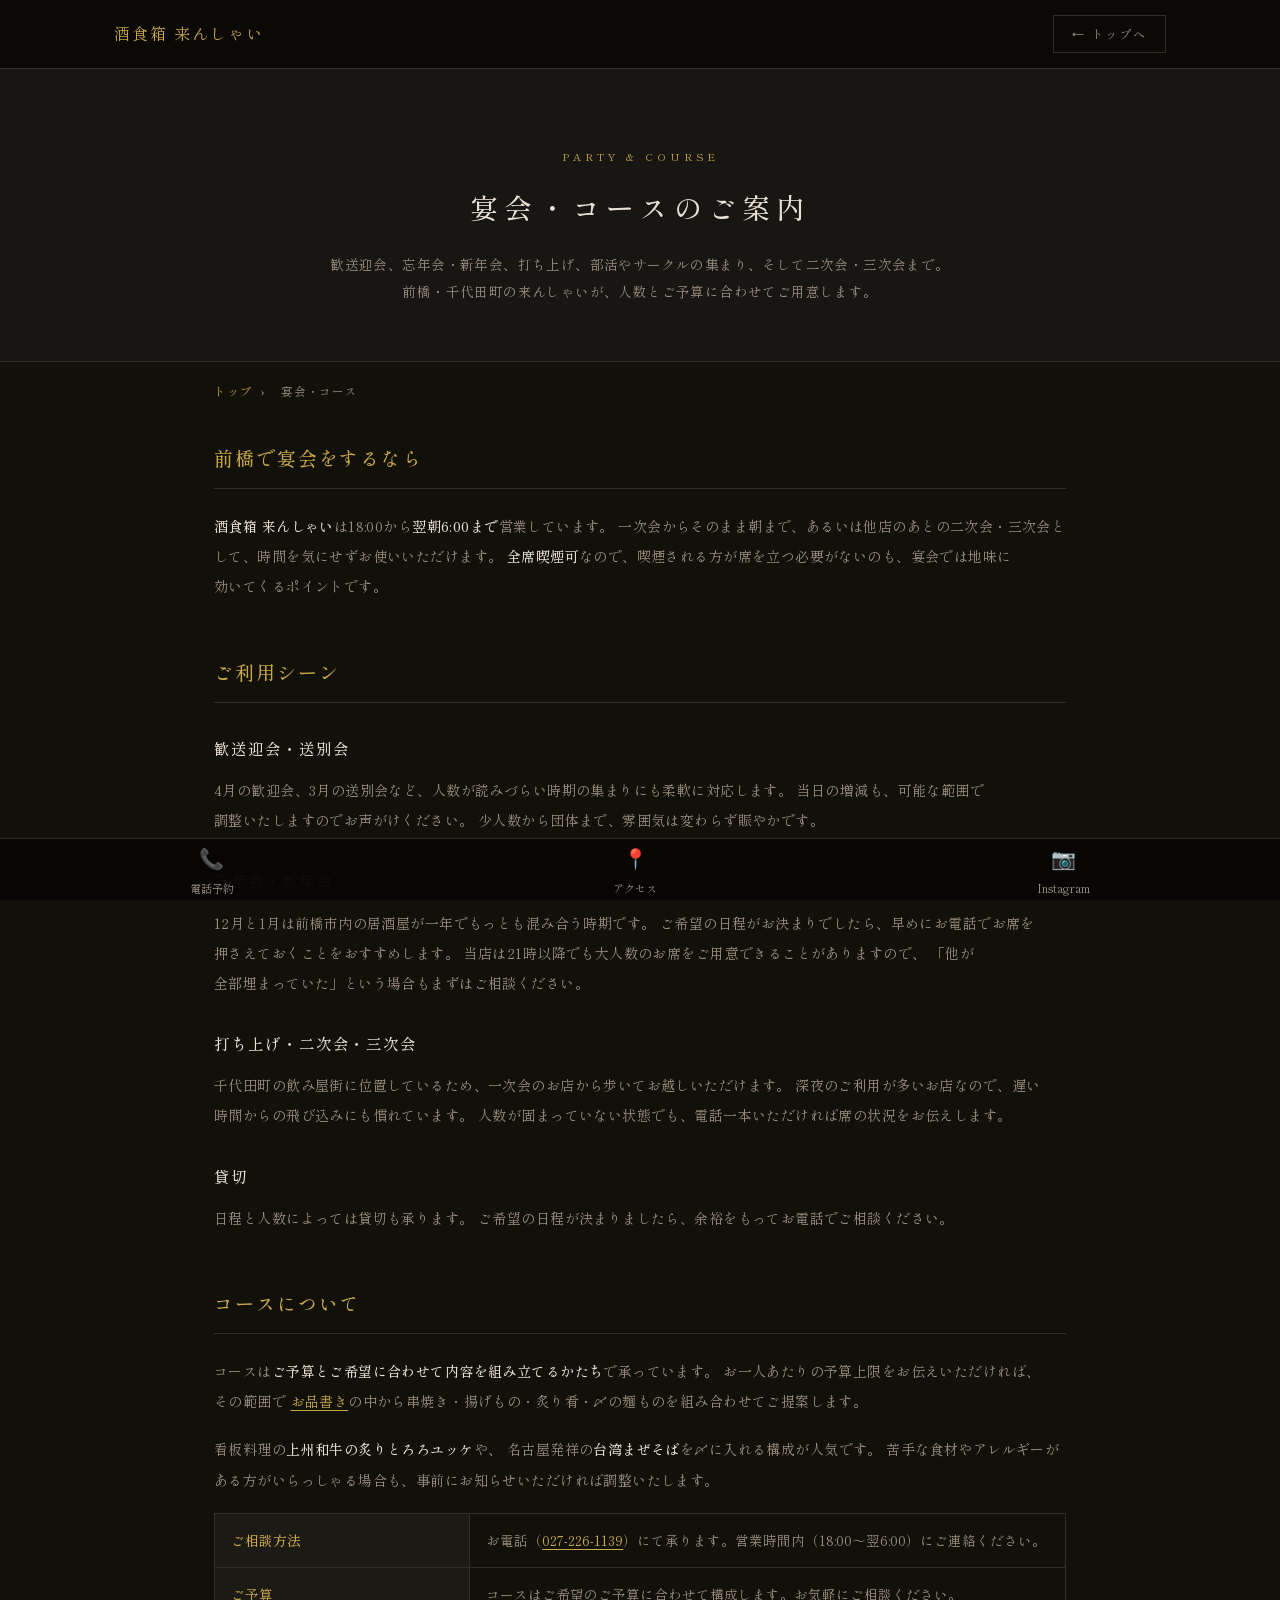
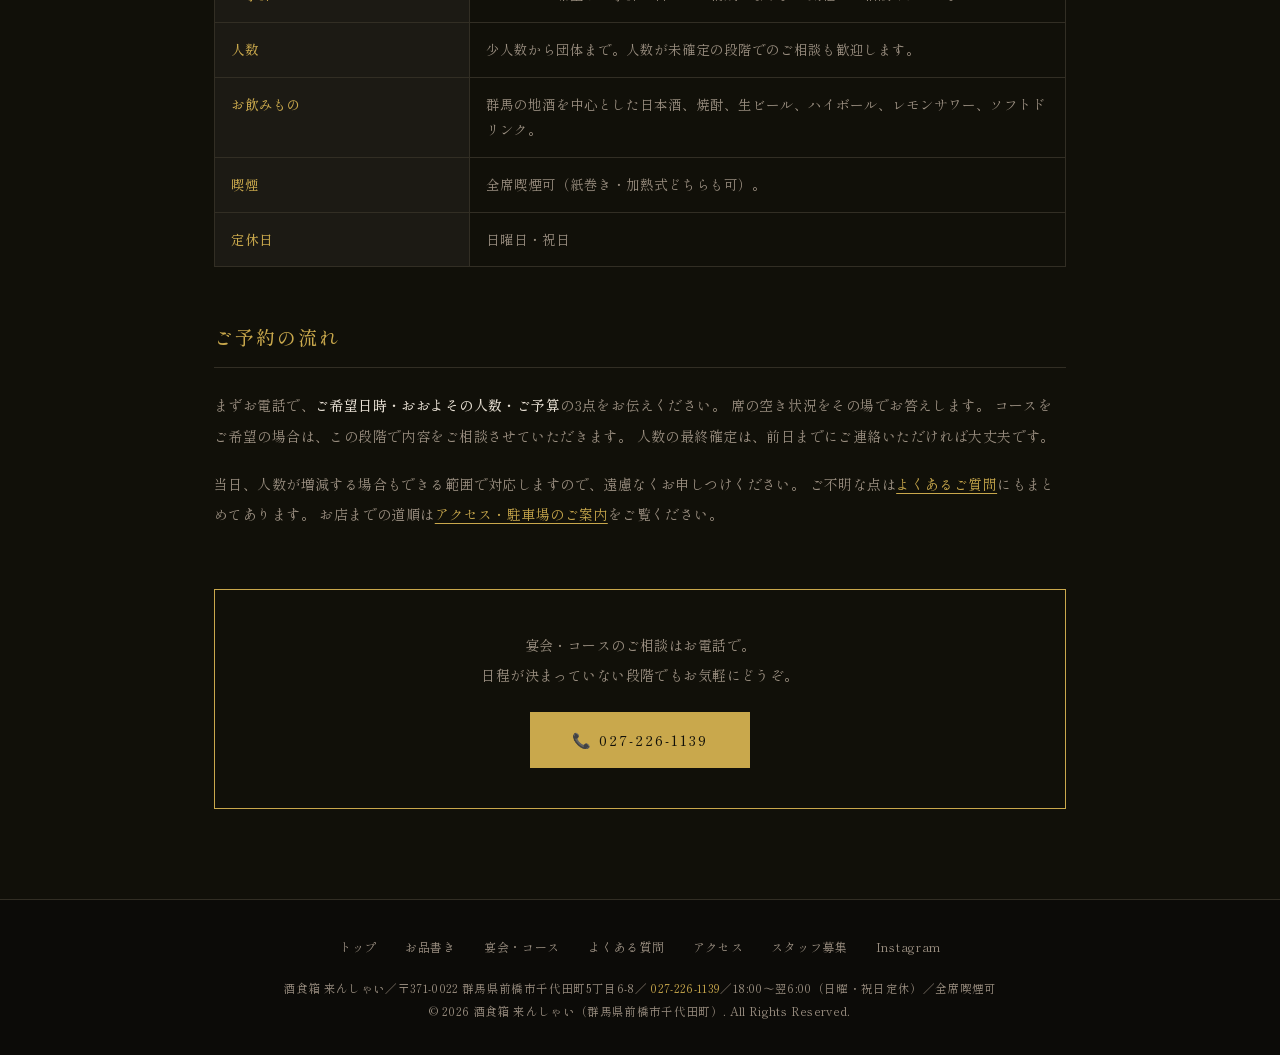
<file: party.html>
<!DOCTYPE html>
<html lang="ja">
<head>
    <meta charset="UTF-8">
    <meta name="viewport" content="width=device-width, initial-scale=1.0">

    <title>宴会・コース・飲み放題のご案内｜前橋の居酒屋 酒食箱 来んしゃい</title>
    <meta name="description" content="群馬県前橋市千代田町の居酒屋「酒食箱 来んしゃい」の宴会・コースのご案内。歓送迎会、忘年会・新年会、打ち上げ、二次会に。人数とご予算に合わせてコース内容をご相談で承ります。翌朝6時まで営業・全席喫煙可・中央前橋駅から徒歩圏内。">
    <meta name="keywords" content="前橋 宴会,前橋 忘年会,前橋 新年会,前橋 歓送迎会,前橋 二次会,前橋 居酒屋 コース,前橋 飲み放題,前橋 貸切">
    <meta name="author" content="酒食箱 来んしゃい">
    <meta name="robots" content="index, follow, max-image-preview:large, max-snippet:-1">
    <meta name="theme-color" content="#0a0907">
    <link rel="canonical" href="https://maebashi1.github.io/kinsyai-maebashi/party.html">
    <link rel="icon" href="images/kinsyai-logo.jpg" type="image/jpeg">
    <link rel="apple-touch-icon" href="images/kinsyai-logo.jpg">

    <meta property="og:site_name" content="酒食箱 来んしゃい">
    <meta property="og:type" content="article">
    <meta property="og:title" content="宴会・コースのご案内｜前橋の居酒屋 酒食箱 来んしゃい">
    <meta property="og:description" content="歓送迎会、忘年会・新年会、打ち上げ、二次会に。人数とご予算に合わせてコースをご相談で承ります。翌朝6時まで営業・全席喫煙可。">
    <meta property="og:url" content="https://maebashi1.github.io/kinsyai-maebashi/party.html">
    <meta property="og:image" content="https://maebashi1.github.io/kinsyai-maebashi/images/hero2.jpg">
    <meta property="og:locale" content="ja_JP">
    <meta name="twitter:card" content="summary_large_image">
    <meta name="twitter:title" content="宴会・コースのご案内｜前橋の居酒屋 酒食箱 来んしゃい">
    <meta name="twitter:image" content="https://maebashi1.github.io/kinsyai-maebashi/images/hero2.jpg">

    <script type="application/ld+json">
    [
      {
        "@context": "https://schema.org",
        "@type": "BreadcrumbList",
        "itemListElement": [
          { "@type": "ListItem", "position": 1, "name": "トップ", "item": "https://maebashi1.github.io/kinsyai-maebashi/" },
          { "@type": "ListItem", "position": 2, "name": "宴会・コース", "item": "https://maebashi1.github.io/kinsyai-maebashi/party.html" }
        ]
      },
      {
        "@context": "https://schema.org",
        "@type": "Restaurant",
        "@id": "https://maebashi1.github.io/kinsyai-maebashi/#restaurant",
        "name": "酒食箱 来んしゃい",
        "url": "https://maebashi1.github.io/kinsyai-maebashi/",
        "telephone": "+81-27-226-1139",
        "acceptsReservations": "https://maebashi1.github.io/kinsyai-maebashi/party.html",
        "hasMenu": "https://maebashi1.github.io/kinsyai-maebashi/menu.html",
        "smokingAllowed": true,
        "address": {
          "@type": "PostalAddress",
          "postalCode": "371-0022",
          "addressCountry": "JP",
          "addressRegion": "群馬県",
          "addressLocality": "前橋市",
          "streetAddress": "千代田町5丁目6-8"
        }
      },
      {
        "@context": "https://schema.org",
        "@type": "FAQPage",
        "mainEntity": [
          {
            "@type": "Question",
            "name": "宴会は何名から予約できますか？",
            "acceptedAnswer": {
              "@type": "Answer",
              "text": "少人数からご相談いただけます。3名以上でのご利用は満席になることがありますので、事前のお電話をおすすめしています。人数が確定していない段階でも、おおよその人数でご相談いただいて構いません。"
            }
          },
          {
            "@type": "Question",
            "name": "宴会コースの予算はどのくらいですか？",
            "acceptedAnswer": {
              "@type": "Answer",
              "text": "ご予算に合わせてコース内容を組み立てます。お一人あたりの上限をお伝えいただければ、その範囲で串焼き・揚げもの・〆の麺ものを組み合わせてご提案します。"
            }
          },
          {
            "@type": "Question",
            "name": "二次会や三次会でも使えますか？",
            "acceptedAnswer": {
              "@type": "Answer",
              "text": "翌朝6時まで営業していますので、二次会・三次会のご利用に適しています。千代田町の飲み屋街にあるため、1軒目のあとに移動しやすい立地です。"
            }
          },
          {
            "@type": "Question",
            "name": "貸切はできますか？",
            "acceptedAnswer": {
              "@type": "Answer",
              "text": "日程と人数によっては貸切も承ります。ご希望の日程が決まりましたら、余裕をもってお電話でご相談ください。"
            }
          }
        ]
      }
    ]
    </script>

    <link rel="preconnect" href="https://fonts.googleapis.com">
    <link rel="preconnect" href="https://fonts.gstatic.com" crossorigin>
    <link href="https://fonts.googleapis.com/css2?family=Noto+Serif+JP:wght@300;400;500;700&family=Shippori+Mincho:wght@400;500;700&display=swap" rel="stylesheet">
    <link rel="stylesheet" href="style.css">
</head>
<body>

    <header class="sub-header">
        <div class="sub-header-inner">
            <a href="index.html" class="sub-logo">酒食箱 来んしゃい</a>
            <a href="index.html" class="sub-back-btn">← トップへ</a>
        </div>
    </header>

    <section class="sub-hero">
        <span class="sub-label">PARTY &amp; COURSE</span>
        <h1>宴会・コースのご案内</h1>
        <p>歓送迎会、忘年会・新年会、打ち上げ、部活やサークルの集まり、そして二次会・三次会まで。前橋・千代田町の来んしゃいが、人数とご予算に合わせてご用意します。</p>
    </section>

    <nav class="breadcrumb" aria-label="パンくずリスト">
        <a href="index.html">トップ</a><span>›</span><span aria-current="page">宴会・コース</span>
    </nav>

    <main class="sub-main">

        <h2>前橋で宴会をするなら</h2>

        <p>
            <strong>酒食箱 来んしゃい</strong>は18:00から<strong>翌朝6:00まで</strong>営業しています。
            一次会からそのまま朝まで、あるいは他店のあとの二次会・三次会として、時間を気にせずお使いいただけます。
            <strong>全席喫煙可</strong>なので、喫煙される方が席を立つ必要がないのも、宴会では地味に効いてくるポイントです。
        </p>

        <h2>ご利用シーン</h2>

        <h3>歓送迎会・送別会</h3>
        <p>
            4月の歓迎会、3月の送別会など、人数が読みづらい時期の集まりにも柔軟に対応します。
            当日の増減も、可能な範囲で調整いたしますのでお声がけください。
            少人数から団体まで、雰囲気は変わらず賑やかです。
        </p>

        <h3>忘年会・新年会</h3>
        <p>
            12月と1月は前橋市内の居酒屋が一年でもっとも混み合う時期です。
            ご希望の日程がお決まりでしたら、早めにお電話でお席を押さえておくことをおすすめします。
            当店は21時以降でも大人数のお席をご用意できることがありますので、
            「他が全部埋まっていた」という場合もまずはご相談ください。
        </p>

        <h3>打ち上げ・二次会・三次会</h3>
        <p>
            千代田町の飲み屋街に位置しているため、一次会のお店から歩いてお越しいただけます。
            深夜のご利用が多いお店なので、遅い時間からの飛び込みにも慣れています。
            人数が固まっていない状態でも、電話一本いただければ席の状況をお伝えします。
        </p>

        <h3>貸切</h3>
        <p>
            日程と人数によっては貸切も承ります。
            ご希望の日程が決まりましたら、余裕をもってお電話でご相談ください。
        </p>

        <h2>コースについて</h2>

        <p>
            コースは<strong>ご予算とご希望に合わせて内容を組み立てるかたち</strong>で承っています。
            お一人あたりの予算上限をお伝えいただければ、その範囲で
            <a href="menu.html">お品書き</a>の中から串焼き・揚げもの・炙り肴・〆の麺ものを組み合わせてご提案します。
        </p>

        <p>
            看板料理の<strong>上州和牛の炙りとろろユッケ</strong>や、
            名古屋発祥の<strong>台湾まぜそば</strong>を〆に入れる構成が人気です。
            苦手な食材やアレルギーがある方がいらっしゃる場合も、事前にお知らせいただければ調整いたします。
        </p>

        <table class="sub-table">
            <tr>
                <th>ご相談方法</th>
                <td>お電話（<a href="tel:0272261139">027-226-1139</a>）にて承ります。営業時間内（18:00〜翌6:00）にご連絡ください。</td>
            </tr>
            <tr>
                <th>ご予算</th>
                <td>コースはご希望のご予算に合わせて構成します。お気軽にご相談ください。</td>
            </tr>
            <tr>
                <th>人数</th>
                <td>少人数から団体まで。人数が未確定の段階でのご相談も歓迎します。</td>
            </tr>
            <tr>
                <th>お飲みもの</th>
                <td>群馬の地酒を中心とした日本酒、焼酎、生ビール、ハイボール、レモンサワー、ソフトドリンク。</td>
            </tr>
            <tr>
                <th>喫煙</th>
                <td>全席喫煙可（紙巻き・加熱式どちらも可）。</td>
            </tr>
            <tr>
                <th>定休日</th>
                <td>日曜日・祝日</td>
            </tr>
        </table>

        <h2>ご予約の流れ</h2>

        <p>
            まずお電話で、<strong>ご希望日時・おおよその人数・ご予算</strong>の3点をお伝えください。
            席の空き状況をその場でお答えします。
            コースをご希望の場合は、この段階で内容をご相談させていただきます。
            人数の最終確定は、前日までにご連絡いただければ大丈夫です。
        </p>

        <p>
            当日、人数が増減する場合もできる範囲で対応しますので、遠慮なくお申しつけください。
            ご不明な点は<a href="faq.html">よくあるご質問</a>にもまとめてあります。
            お店までの道順は<a href="access.html">アクセス・駐車場のご案内</a>をご覧ください。
        </p>

        <div class="sub-cta">
            <p>宴会・コースのご相談はお電話で。<br>日程が決まっていない段階でもお気軽にどうぞ。</p>
            <a href="tel:0272261139" class="btn-tel">📞 027-226-1139</a>
        </div>

    </main>

    <footer class="sub-footer">
        <nav aria-label="フッターメニュー">
            <a href="index.html">トップ</a>
            <a href="menu.html">お品書き</a>
            <a href="party.html">宴会・コース</a>
            <a href="faq.html">よくある質問</a>
            <a href="access.html">アクセス</a>
            <a href="index.html#recruit">スタッフ募集</a>
            <a href="https://www.instagram.com/kin2261139" target="_blank" rel="noopener">Instagram</a>
        </nav>
        <p>
            酒食箱 来んしゃい／〒371-0022 群馬県前橋市千代田町5丁目6-8／
            <a href="tel:0272261139">027-226-1139</a>／18:00〜翌6:00（日曜・祝日定休）／全席喫煙可
        </p>
        <p>© 2026 酒食箱 来んしゃい（群馬県前橋市千代田町）. All Rights Reserved.</p>
    </footer>

    <nav class="mobile-fixed-nav">
        <a href="tel:0272261139"><span class="mnav-icon">📞</span><span>電話予約</span></a>
        <a href="access.html"><span class="mnav-icon">📍</span><span>アクセス</span></a>
        <a href="https://www.instagram.com/kin2261139" target="_blank" rel="noopener"><span class="mnav-icon">📷</span><span>Instagram</span></a>
    </nav>

</body>
</html>
</file>
<file: style.css>
/* ==========================================
   基本設定
   ========================================== */
* {
    margin: 0;
    padding: 0;
    box-sizing: border-box;
}

:root {
    --color-bg: #111009;
    --color-bg-card: #1c1a14;
    --color-bg-section: #181612;
    --color-gold: #c9a84c;
    --color-gold-light: #e8cc82;
    --color-red: #b5312a;
    --color-text: #e8e0d4;
    --color-text-muted: #9c9082;
    --color-border: #322e24;
    --font-serif: 'Shippori Mincho', 'Noto Serif JP', Georgia, serif;
}

html {
    scroll-behavior: smooth;
    scroll-padding-top: 110px;
}

body {
    font-family: var(--font-serif);
    background-color: var(--color-bg);
    color: var(--color-text);
    line-height: 1.7;
    -webkit-font-smoothing: antialiased;
}

.inner {
    max-width: 1000px;
    margin: 0 auto;
    padding: 0 24px;
}

/* ==========================================
   ヘッダー
   ========================================== */
#site-header {
    position: fixed;
    top: 0;
    left: 0;
    width: 100%;
    z-index: 200;
    transition: background 0.3s ease, box-shadow 0.3s ease;
}

.header-top {
    background: rgba(10, 9, 7, 0.92);
    backdrop-filter: blur(8px);
    border-bottom: 1px solid var(--color-border);
    padding: 0 24px;
}

.header-inner {
    max-width: 1100px;
    margin: 0 auto;
    height: 70px;
    display: flex;
    align-items: center;
    justify-content: space-between;
    gap: 20px;
}

.site-logo-img {
    max-height: 44px;
    display: block;
    filter: brightness(1.1);
}

.header-nav {
    display: flex;
    gap: 28px;
}

.header-nav a {
    color: var(--color-text-muted);
    text-decoration: none;
    font-size: 13px;
    letter-spacing: 1px;
    transition: color 0.2s;
}

.header-nav a:hover {
    color: var(--color-gold);
}

.header-reserve {
    display: flex;
    align-items: center;
    gap: 14px;
    flex-shrink: 0;
}

.shop-status-wrap {
    display: flex;
    align-items: center;
    gap: 6px;
}

.lantern-icon {
    font-size: 18px;
}

.status-badge {
    font-size: 11px;
    padding: 3px 10px;
    border-radius: 20px;
    font-weight: 500;
    letter-spacing: 0.5px;
    white-space: nowrap;
}

.status-open {
    background: var(--color-red);
    color: #fff;
}

.status-closed {
    background: #333;
    color: #888;
}

.status-prep {
    background: #4a3e10;
    color: var(--color-gold);
}

.btn-reserve {
    background: var(--color-gold);
    color: var(--color-bg);
    text-decoration: none;
    padding: 8px 18px;
    font-size: 13px;
    font-weight: 700;
    letter-spacing: 0.5px;
    white-space: nowrap;
    transition: background 0.2s;
}

.btn-reserve:hover {
    background: var(--color-gold-light);
}

/* セクションナビ */
.section-nav-wrap {
    background: rgba(8, 7, 5, 0.95);
    border-bottom: 1px solid var(--color-border);
}

.section-nav {
    max-width: 1100px;
    margin: 0 auto;
    display: flex;
    overflow-x: auto;
    padding: 0 24px;
    scrollbar-width: none;
}

.section-nav::-webkit-scrollbar {
    display: none;
}

.section-nav a {
    color: var(--color-text-muted);
    text-decoration: none;
    font-size: 12px;
    letter-spacing: 1.5px;
    padding: 11px 20px;
    white-space: nowrap;
    border-bottom: 2px solid transparent;
    transition: color 0.2s, border-color 0.2s;
}

.section-nav a:hover {
    color: var(--color-gold);
    border-bottom-color: var(--color-gold);
}

/* ==========================================
   ヒーロー
   ========================================== */
.hero-slider {
    position: relative;
    height: 100vh;
    min-height: 600px;
    overflow: hidden;
    margin-top: 110px;
}

.hero-slide {
    position: absolute;
    inset: 0;
    background-size: cover;
    background-position: center;
    opacity: 0;
    transition: opacity 1.2s ease;
}

.hero-slide.active {
    opacity: 1;
}

/* 縦長写真は上寄せで表示（看板まわりを見せる） */
.hero-slide-top {
    background-position: center 15%;
}

.hero-overlay {
    position: absolute;
    inset: 0;
    background: linear-gradient(
        to bottom,
        rgba(0,0,0,0.35) 0%,
        rgba(0,0,0,0.55) 50%,
        rgba(0,0,0,0.75) 100%
    );
    z-index: 1;
}

.hero-content {
    position: absolute;
    bottom: 15%;
    left: 50%;
    transform: translateX(-50%);
    z-index: 2;
    text-align: center;
    width: 90%;
    max-width: 700px;
}

.hero-sub {
    font-size: 12px;
    letter-spacing: 3px;
    color: var(--color-gold);
    margin-bottom: 16px;
}

.hero-title {
    font-size: 46px;
    font-weight: 500;
    color: #fff;
    line-height: 1.5;
    margin-bottom: 16px;
    text-shadow: 0 2px 20px rgba(0,0,0,0.5);
}

/* スマホでのみ有効になる改行 */
.br-sp {
    display: none;
}

/* ==========================================
   日本語の折り返し制御
   auto-phrase: 文節の切れ目で折り返す
   balance/pretty: 行末に1〜2文字だけ残るのを防ぐ
   ========================================== */
h1, h2, h3, h4,
.hero-title,
.concept-lead,
.recruit-closed-title,
.faq-q,
.dish-info h3,
.feature-item strong {
    word-break: auto-phrase;
    text-wrap: balance;
}

p,
.hero-desc,
.section-sub,
.concept-body,
.faq-a,
.recruit-closed-text {
    word-break: auto-phrase;
    text-wrap: pretty;
}

.hero-desc {
    font-size: 14px;
    color: rgba(255,255,255,0.8);
    margin-bottom: 32px;
    letter-spacing: 1px;
}

.hero-btns {
    display: flex;
    gap: 16px;
    justify-content: center;
    flex-wrap: wrap;
}

.btn-hero-primary {
    background: var(--color-gold);
    color: var(--color-bg);
    text-decoration: none;
    padding: 14px 0;
    font-size: 14px;
    font-weight: 700;
    letter-spacing: 1px;
    transition: background 0.2s;
    min-width: 180px;
    text-align: center;
    display: inline-block;
}

.btn-hero-primary:hover {
    background: var(--color-gold-light);
}

.btn-hero-secondary {
    background: transparent;
    color: #fff;
    text-decoration: none;
    padding: 14px 0;
    font-size: 14px;
    letter-spacing: 1px;
    border: 1px solid rgba(255,255,255,0.6);
    transition: all 0.2s;
    min-width: 180px;
    text-align: center;
    display: inline-block;
}

.btn-hero-secondary:hover {
    background: rgba(255,255,255,0.1);
    border-color: #fff;
}

.hero-indicators {
    position: absolute;
    bottom: 5%;
    left: 50%;
    transform: translateX(-50%);
    z-index: 2;
    display: flex;
    gap: 10px;
}

.dot {
    width: 8px;
    height: 8px;
    border-radius: 50%;
    background: rgba(255,255,255,0.4);
    cursor: pointer;
    transition: background 0.3s;
}

.dot.active {
    background: var(--color-gold);
}

/* ==========================================
   セクション共通
   ========================================== */
.section-header {
    text-align: center;
    margin-bottom: 60px;
}

.section-label {
    display: inline-block;
    font-size: 11px;
    letter-spacing: 4px;
    color: var(--color-gold);
    margin-bottom: 12px;
}

.section-title-jp {
    font-size: 28px;
    font-weight: 500;
    color: var(--color-text);
    letter-spacing: 3px;
    margin-bottom: 20px;
}

.section-divider {
    width: 40px;
    height: 1px;
    background: var(--color-gold);
    margin: 0 auto 20px;
}

.section-sub {
    font-size: 14px;
    color: var(--color-text-muted);
    line-height: 1.8;
}

.btn-center {
    text-align: center;
    margin-top: 48px;
}

.btn-outline {
    display: inline-block;
    color: var(--color-gold);
    border: 1px solid var(--color-gold);
    text-decoration: none;
    padding: 12px 36px;
    font-size: 13px;
    letter-spacing: 1.5px;
    transition: all 0.3s;
}

.btn-outline:hover {
    background: var(--color-gold);
    color: var(--color-bg);
}

/* ==========================================
   こだわりセクション
   ========================================== */
.section-concept {
    padding: 100px 0;
    background: var(--color-bg);
}

.concept-layout {
    display: grid;
    grid-template-columns: 1fr 1fr;
    gap: 60px;
    align-items: center;
}

/* グリッド列が画像の実寸に引っ張られて横に溢れるのを防ぐ */
.concept-layout > * {
    min-width: 0;
}

.concept-lead {
    font-size: 22px;
    color: var(--color-gold);
    line-height: 1.8;
    margin-bottom: 24px;
    font-weight: 500;
}

.concept-body {
    font-size: 14px;
    color: var(--color-text-muted);
    line-height: 1.9;
    margin-bottom: 36px;
}

.concept-body strong {
    color: var(--color-gold);
    font-weight: 700;
}

.concept-features {
    display: flex;
    flex-direction: column;
    gap: 20px;
    border-top: 1px solid var(--color-border);
    padding-top: 30px;
}

.feature-item {
    display: flex;
    align-items: flex-start;
    gap: 16px;
}

.feature-icon {
    font-size: 22px;
    flex-shrink: 0;
    margin-top: 2px;
}

.feature-item strong {
    display: block;
    color: var(--color-text);
    font-size: 15px;
    margin-bottom: 4px;
    letter-spacing: 0.5px;
}

.feature-item p {
    font-size: 13px;
    color: var(--color-text-muted);
}

.concept-img-wrap {
    position: relative;
}

.concept-img-wrap img {
    width: 100%;
    max-width: 100%;
    height: auto;
    aspect-ratio: 4/5;
    object-fit: cover;
    display: block;
}

.concept-img-badge {
    position: absolute;
    bottom: -20px;
    right: -20px;
    background: var(--color-gold);
    color: var(--color-bg);
    padding: 20px;
    text-align: center;
    display: flex;
    flex-direction: column;
    gap: 4px;
    font-size: 13px;
    font-weight: 700;
    letter-spacing: 1px;
    line-height: 1.4;
}

/* ==========================================
   料理セクション
   ========================================== */
.section-dish {
    padding: 100px 0;
    background: var(--color-bg-section);
    border-top: 1px solid var(--color-border);
    border-bottom: 1px solid var(--color-border);
}

.dish-list {
    display: flex;
    flex-direction: column;
    gap: 2px;
}

.dish-card {
    display: grid;
    grid-template-columns: 420px 1fr;
    min-height: 300px;
    background: var(--color-bg-card);
    overflow: hidden;
    border: 1px solid var(--color-border);
}

.dish-card-reverse {
    grid-template-columns: 1fr 420px;
}

.dish-card-reverse .dish-img {
    order: 2;
}

.dish-card-reverse .dish-info {
    order: 1;
}

.dish-img {
    position: relative;
    overflow: hidden;
}

.dish-img img {
    width: 100%;
    height: 100%;
    object-fit: cover;
    display: block;
    transition: transform 0.6s ease;
}

.dish-card:hover .dish-img img {
    transform: scale(1.04);
}

.dish-tag {
    position: absolute;
    top: 20px;
    left: 20px;
    background: var(--color-red);
    color: #fff;
    font-size: 11px;
    font-weight: 700;
    padding: 4px 12px;
    letter-spacing: 1px;
}

.dish-info {
    padding: 50px 48px;
    display: flex;
    flex-direction: column;
    justify-content: center;
}

.dish-info h3 {
    font-size: 22px;
    color: var(--color-gold-light);
    font-weight: 500;
    letter-spacing: 1px;
    margin-bottom: 20px;
    line-height: 1.5;
}

.dish-info p {
    font-size: 14px;
    color: var(--color-text-muted);
    line-height: 1.9;
}

/* ==========================================
   お品書きセクション
   ========================================== */
.section-menu {
    padding: 100px 0;
    background: var(--color-bg);
}

.menu-grid {
    display: grid;
    grid-template-columns: repeat(3, 1fr);
    gap: 2px;
}

.menu-card {
    background: var(--color-bg-card);
    border: 1px solid var(--color-border);
    overflow: hidden;
}

.menu-card-img img {
    width: 100%;
    height: 220px;
    object-fit: cover;
    display: block;
}

.menu-card-body {
    padding: 20px;
}

.menu-card-body h3 {
    font-size: 16px;
    color: var(--color-text);
    margin-bottom: 8px;
    font-weight: 500;
}

.menu-card-price {
    color: var(--color-gold);
    font-size: 15px;
    font-weight: 700;
}

.menu-card-text {
    display: flex;
    justify-content: space-between;
    align-items: center;
    padding: 18px 20px;
    border-bottom: 1px solid var(--color-border);
    background: var(--color-bg-card);
    grid-column: 1 / -1;
}

.menu-item-name {
    font-size: 15px;
    color: var(--color-text);
}

.menu-item-price {
    font-size: 15px;
    color: var(--color-gold);
    font-weight: 700;
}

.menu-loading,
.menu-error {
    text-align: center;
    color: var(--color-text-muted);
    padding: 40px;
    grid-column: 1 / -1;
    font-size: 14px;
}

/* ==========================================
   ペアリングセクション
   ========================================== */
.section-pairing {
    padding: 100px 0;
    background: var(--color-bg-section);
    border-top: 1px solid var(--color-border);
    border-bottom: 1px solid var(--color-border);
}

.pairing-grid {
    display: grid;
    grid-template-columns: 1fr 1fr;
    gap: 2px;
    max-width: 800px;
    margin: 0 auto;
}

.pairing-card {
    background: var(--color-bg-card);
    border: 1px solid var(--color-border);
    padding: 40px 36px;
    text-align: center;
}

.pairing-icon {
    font-size: 32px;
    margin-bottom: 16px;
}

.pairing-card h3 {
    color: var(--color-gold);
    font-size: 16px;
    font-weight: 500;
    margin-bottom: 16px;
    letter-spacing: 1px;
}

.pairing-match {
    color: var(--color-text);
    font-weight: 700;
    font-size: 15px;
    margin-bottom: 16px;
    padding-bottom: 16px;
    border-bottom: 1px solid var(--color-border);
}

.pairing-card p {
    font-size: 13px;
    color: var(--color-text-muted);
    line-height: 1.8;
}

/* ==========================================
   ガチャセクション
   ========================================== */
.section-gacha {
    padding: 100px 0;
    background: var(--color-bg);
}

.btn-gacha {
    background: transparent;
    color: var(--color-gold);
    border: 1px solid var(--color-gold);
    padding: 14px 48px;
    font-size: 16px;
    font-family: var(--font-serif);
    letter-spacing: 2px;
    cursor: pointer;
    transition: all 0.3s;
}

.btn-gacha:hover {
    background: var(--color-gold);
    color: var(--color-bg);
}

.gacha-result-box {
    max-width: 600px;
    margin: 40px auto 0;
    background: var(--color-bg-card);
    border: 1px solid var(--color-gold);
    padding: 40px;
    text-align: center;
}

.gacha-label {
    color: var(--color-red);
    font-weight: 700;
    font-size: 13px;
    letter-spacing: 1px;
    margin-bottom: 16px;
}

#gacha-set-name {
    font-size: 20px;
    color: var(--color-gold-light);
    margin-bottom: 16px;
    line-height: 1.6;
}

#gacha-set-desc {
    font-size: 13px;
    color: var(--color-text-muted);
    margin-bottom: 20px;
    line-height: 1.8;
}

.gacha-tip {
    font-size: 11px;
    color: var(--color-text-muted);
    letter-spacing: 0.5px;
}

/* ==========================================
   アクセスセクション
   ========================================== */
.section-access {
    padding: 100px 0;
    background: var(--color-bg-section);
    border-top: 1px solid var(--color-border);
}

.access-layout {
    display: grid;
    grid-template-columns: 1fr 1fr;
    gap: 48px;
    align-items: start;
}

.access-shop-name {
    font-size: 22px;
    color: var(--color-gold);
    font-weight: 500;
    letter-spacing: 2px;
    margin-bottom: 28px;
}

.access-table {
    width: 100%;
    border-collapse: collapse;
    margin-bottom: 36px;
    font-size: 14px;
}

.access-table th {
    text-align: left;
    color: var(--color-text-muted);
    font-weight: 400;
    padding: 14px 16px 14px 0;
    width: 110px;
    vertical-align: top;
    border-bottom: 1px solid var(--color-border);
    white-space: nowrap;
}

.access-table td {
    color: var(--color-text);
    padding: 14px 0;
    border-bottom: 1px solid var(--color-border);
    line-height: 1.7;
}

.access-table a {
    color: var(--color-gold);
    text-decoration: none;
    font-size: 18px;
    font-weight: 700;
    letter-spacing: 1px;
}

.timer-box {
    border-top: 1px solid var(--color-border);
    padding-top: 28px;
    text-align: center;
}

.timer-label {
    font-size: 13px;
    color: var(--color-text-muted);
    margin-bottom: 12px;
}

#countdown-timer {
    font-size: 32px;
    color: var(--color-gold);
    font-weight: 700;
    margin-bottom: 12px;
    letter-spacing: 2px;
}

.timer-msg {
    font-size: 13px;
    color: var(--color-text-muted);
    line-height: 1.7;
}

.access-map {
    height: 460px;
    border: 1px solid var(--color-border);
    overflow: hidden;
}

.access-map iframe {
    width: 100%;
    height: 100%;
    border: 0;
    display: block;
    filter: grayscale(30%) brightness(0.85);
}

/* ==========================================
   フッター
   ========================================== */
.site-footer {
    background: #080705;
    border-top: 1px solid var(--color-border);
    padding: 60px 24px 100px;
}

.footer-inner {
    max-width: 1000px;
    margin: 0 auto;
    text-align: center;
}

.footer-logo {
    margin-bottom: 28px;
}

.footer-logo img {
    max-height: 36px;
    opacity: 0.8;
}

.footer-nav {
    display: flex;
    justify-content: center;
    gap: 32px;
    margin-bottom: 28px;
    flex-wrap: wrap;
}

.footer-nav a {
    color: var(--color-text-muted);
    text-decoration: none;
    font-size: 13px;
    letter-spacing: 1px;
    transition: color 0.2s;
}

.footer-nav a:hover {
    color: var(--color-gold);
}

.footer-copy {
    font-size: 11px;
    color: #4a4438;
    letter-spacing: 1px;
}

/* ==========================================
   スタッフ募集フローティングバッジ
   ========================================== */
.recruit-float {
    position: fixed;
    right: 20px;
    bottom: 90px;
    z-index: 250;
    background: var(--color-red);
    color: #fff;
    text-decoration: none;
    width: 76px;
    height: 76px;
    border-radius: 50%;
    display: flex;
    flex-direction: column;
    align-items: center;
    justify-content: center;
    text-align: center;
    gap: 2px;
    box-shadow: 0 4px 20px rgba(181, 49, 42, 0.5);
    animation: recruit-pulse 2.5s ease-in-out infinite;
    transition: transform 0.2s, box-shadow 0.2s;
}

.recruit-float:hover {
    transform: scale(1.1);
    box-shadow: 0 6px 28px rgba(181, 49, 42, 0.7);
}

.recruit-float-icon {
    font-size: 16px;
    line-height: 1;
}

.recruit-float-main {
    font-size: 11px;
    font-weight: 700;
    line-height: 1.3;
    letter-spacing: 0.5px;
}

.recruit-float-sub {
    font-size: 9px;
    opacity: 0.9;
    letter-spacing: 0;
    white-space: nowrap;
}

@keyframes recruit-pulse {
    0%, 100% { box-shadow: 0 4px 20px rgba(181, 49, 42, 0.5); }
    50%       { box-shadow: 0 4px 32px rgba(181, 49, 42, 0.85); }
}

/* デスクトップではもう少し大きく */
@media (min-width: 769px) {
    .recruit-float {
        width: 88px;
        height: 88px;
        right: 28px;
        bottom: 28px;
    }

    .recruit-float-main {
        font-size: 12px;
    }

    .recruit-float-sub {
        font-size: 10px;
    }
}

/* ==========================================
   スマホ下部固定ナビ
   ========================================== */
.mobile-fixed-nav {
    position: fixed;
    bottom: 0;
    left: 0;
    width: 100%;
    height: 62px;
    background: rgba(8, 7, 5, 0.97);
    border-top: 1px solid var(--color-border);
    display: flex;
    justify-content: space-around;
    align-items: center;
    z-index: 300;
}

.mobile-fixed-nav a {
    color: var(--color-text-muted);
    text-decoration: none;
    font-size: 11px;
    display: flex;
    flex-direction: column;
    align-items: center;
    gap: 4px;
    transition: color 0.2s;
}

.mobile-fixed-nav a:hover {
    color: var(--color-gold);
}

.mnav-icon {
    font-size: 20px;
}

/* ==========================================
   スタッフ募集セクション
   ========================================== */
.section-recruit {
    padding: 100px 0;
    background: var(--color-bg);
    border-top: 1px solid var(--color-border);
}

.recruit-closed {
    max-width: 640px;
    margin: 0 auto;
    padding: 40px 24px;
    text-align: center;
    border: 1px solid var(--color-border);
    background: rgba(255, 255, 255, 0.03);
}

.recruit-closed-title {
    font-size: 18px;
    font-weight: 500;
    letter-spacing: 0.05em;
    margin-bottom: 16px;
}

.recruit-closed-text {
    font-size: 14px;
    line-height: 2;
    opacity: 0.8;
}

@media (max-width: 767px) {
    .recruit-closed {
        padding: 28px 16px;
    }
    .recruit-closed-title {
        font-size: 16px;
    }
    .recruit-closed-text {
        font-size: 13px;
    }
}

.recruit-layout {
    display: grid;
    grid-template-columns: 1fr 1fr;
    gap: 48px;
    align-items: start;
}

.recruit-table {
    width: 100%;
    border-collapse: collapse;
    font-size: 14px;
}

.recruit-table th {
    text-align: left;
    color: var(--color-text-muted);
    font-weight: 400;
    padding: 16px 16px 16px 0;
    width: 90px;
    vertical-align: top;
    border-bottom: 1px solid var(--color-border);
    white-space: nowrap;
    font-size: 13px;
}

.recruit-table td {
    color: var(--color-text);
    padding: 16px 0;
    border-bottom: 1px solid var(--color-border);
    line-height: 1.8;
}

.recruit-highlight {
    font-size: 22px;
    color: var(--color-gold);
    font-weight: 700;
    letter-spacing: 1px;
}

.recruit-note {
    font-size: 13px;
    color: var(--color-text-muted);
}

.recruit-appeal {
    display: flex;
    flex-direction: column;
    gap: 28px;
}

.recruit-tag-list {
    display: flex;
    flex-wrap: wrap;
    gap: 10px;
}

.recruit-tag {
    background: var(--color-bg-card);
    border: 1px solid var(--color-gold);
    color: var(--color-gold);
    font-size: 12px;
    padding: 6px 14px;
    letter-spacing: 0.5px;
}

.recruit-copy {
    font-size: 17px;
    color: var(--color-text);
    line-height: 1.8;
    border-left: 3px solid var(--color-red);
    padding-left: 16px;
}

.btn-recruit {
    display: inline-block;
    background: var(--color-gold);
    color: var(--color-bg);
    text-decoration: none;
    padding: 14px 28px;
    font-size: 15px;
    font-weight: 700;
    letter-spacing: 0.5px;
    text-align: center;
    transition: background 0.2s;
}

.btn-recruit:hover {
    background: var(--color-gold-light);
}

/* ==========================================
   レスポンシブ（768px以下）
   ========================================== */
@media (max-width: 768px) {

    /* ヘッダー */
    .header-nav {
        display: none;
    }

    .header-reserve .btn-reserve {
        display: none;
    }

    .header-inner {
        height: 58px;
        padding: 0 16px;
    }

    .site-logo-img {
        max-height: 36px;
    }

    .status-badge {
        font-size: 10px;
        padding: 3px 8px;
    }

    /* セクションナビ */
    .section-nav a {
        padding: 9px 12px;
        font-size: 10px;
        letter-spacing: 1px;
    }

    /* ヒーロー */
    .hero-slider {
        height: 70vh;
        min-height: 420px;
        margin-top: 96px;
    }

    .hero-content {
        bottom: 12%;
        width: 90%;
    }

    .hero-sub {
        font-size: 10px;
        letter-spacing: 2px;
        margin-bottom: 10px;
    }

    .br-sp {
        display: inline;
    }

    .hero-title {
        font-size: 23px;
        letter-spacing: 0.5px;
        margin-bottom: 10px;
    }

    .hero-desc {
        font-size: 12px;
        margin-bottom: 20px;
        letter-spacing: 0.5px;
    }

    .hero-btns {
        flex-direction: column;
        align-items: center;
        gap: 10px;
    }

    .btn-hero-primary,
    .btn-hero-secondary {
        min-width: 0;
        width: 100%;
        max-width: 260px;
        text-align: center;
        padding: 13px 20px;
        font-size: 13px;
    }

    /* セクション共通 */
    .section-concept,
    .section-dish,
    .section-menu,
    .section-pairing,
    .section-gacha,
    .section-access {
        padding: 50px 0;
    }

    .section-header {
        margin-bottom: 32px;
    }

    .section-label {
        font-size: 10px;
        letter-spacing: 3px;
    }

    .section-title-jp {
        font-size: 19px;
        letter-spacing: 1px;
    }

    .section-sub {
        font-size: 13px;
    }

    /* こだわり */
    .concept-layout {
        grid-template-columns: 1fr;
        gap: 30px;
    }

    .concept-lead {
        font-size: 17px;
        margin-bottom: 14px;
    }

    .concept-body {
        font-size: 13px;
        margin-bottom: 24px;
    }

    .concept-features {
        padding-top: 20px;
        gap: 14px;
    }

    .feature-icon {
        font-size: 18px;
    }

    .feature-item strong {
        font-size: 13px;
    }

    .feature-item p {
        font-size: 12px;
    }

    .concept-img-wrap img {
        aspect-ratio: 16/9;
    }

    .concept-img-badge {
        right: 0;
        bottom: 0;
        font-size: 11px;
        padding: 12px 14px;
    }

    /* 料理 */
    .dish-card,
    .dish-card-reverse {
        grid-template-columns: 1fr;
        grid-template-rows: 200px auto;
    }

    .dish-card-reverse .dish-img {
        order: 0;
    }

    .dish-card-reverse .dish-info {
        order: 0;
    }

    .dish-info {
        padding: 20px 16px;
    }

    .dish-info h3 {
        font-size: 16px;
        margin-bottom: 10px;
    }

    .dish-info p {
        font-size: 13px;
    }

    /* お品書き */
    .menu-grid {
        grid-template-columns: 1fr;
    }

    .menu-card-img img {
        height: 180px;
    }

    /* ペアリング */
    .pairing-grid {
        grid-template-columns: 1fr;
    }

    .pairing-card {
        padding: 24px 20px;
    }

    .pairing-icon {
        font-size: 24px;
        margin-bottom: 10px;
    }

    .pairing-card h3 {
        font-size: 14px;
    }

    .pairing-match {
        font-size: 13px;
    }

    /* ガチャ */
    .btn-gacha {
        padding: 12px 32px;
        font-size: 14px;
        letter-spacing: 1px;
    }

    .gacha-result-box {
        padding: 24px 16px;
        margin-top: 24px;
    }

    #gacha-set-name {
        font-size: 16px;
    }

    #gacha-set-desc {
        font-size: 12px;
    }

    /* アクセス */
    .access-layout {
        grid-template-columns: 1fr;
        gap: 28px;
    }

    .access-shop-name {
        font-size: 18px;
        margin-bottom: 16px;
    }

    .access-table {
        font-size: 13px;
    }

    .access-table th {
        width: 76px;
        font-size: 12px;
        padding: 11px 8px 11px 0;
        white-space: nowrap;
    }

    .access-table td {
        font-size: 13px;
        padding: 11px 0;
        line-height: 1.6;
    }

    .access-table a {
        font-size: 16px;
    }

    .access-map {
        height: 240px;
    }

    .timer-box {
        padding-top: 20px;
    }

    .timer-label {
        font-size: 11px;
    }

    #countdown-timer {
        font-size: 22px;
        letter-spacing: 1px;
    }

    .timer-msg {
        font-size: 12px;
    }

    /* 募集 */
    .section-recruit {
        padding: 50px 0;
    }

    .recruit-layout {
        grid-template-columns: 1fr;
        gap: 32px;
    }

    .recruit-highlight {
        font-size: 18px;
    }

    .recruit-copy {
        font-size: 15px;
    }

    .btn-recruit {
        width: 100%;
        font-size: 14px;
        padding: 14px 20px;
    }

    /* フッター */
    .site-footer {
        padding: 36px 20px 90px;
    }

    .footer-logo {
        margin-bottom: 18px;
    }

    .footer-nav {
        gap: 16px;
        margin-bottom: 16px;
    }

    .footer-nav a {
        font-size: 12px;
    }
}

/* ==========================================
   極小スクリーン（375px iPhone SE など）
   ========================================== */
@media (max-width: 390px) {
    .hero-title {
        font-size: 21px;
    }

    .hero-sub {
        display: none;
    }

    .section-title-jp {
        font-size: 17px;
    }

    .access-table th {
        width: 68px;
        font-size: 11px;
    }

    .inner {
        padding: 0 16px;
    }
}

/* ==========================================
   お品書きページ（menu.html）専用スタイル
   ========================================== */
.menu-page-header {
    padding-top: 120px;
    padding-bottom: 60px;
    text-align: center;
    background: var(--color-bg);
    border-bottom: 1px solid var(--color-border);
}

.menu-page-title {
    font-size: 28px;
    letter-spacing: 4px;
    color: var(--color-gold);
    margin-bottom: 12px;
}

.menu-page-subtitle {
    font-size: 13px;
    color: var(--color-text-muted);
    letter-spacing: 2px;
}

.menu-page-container {
    max-width: 900px;
    margin: 0 auto;
    padding: 60px 24px 120px;
}

.menu-category-block {
    margin-bottom: 60px;
}

.menu-category-title {
    font-size: 18px;
    color: var(--color-gold);
    border-left: 3px solid var(--color-red);
    padding: 8px 16px;
    margin-bottom: 24px;
    letter-spacing: 2px;
    background: var(--color-bg-card);
}

.menu-items-grid {
    display: grid;
    grid-template-columns: repeat(2, 1fr);
    gap: 0;
}

.menu-item-card {
    display: flex;
    justify-content: space-between;
    align-items: center;
    padding: 16px 20px;
    border-bottom: 1px solid var(--color-border);
}

.menu-item-card:nth-child(odd) {
    border-right: 1px solid var(--color-border);
}

.item-name {
    font-size: 15px;
    color: var(--color-text);
}

.item-price {
    font-size: 15px;
    color: var(--color-gold);
    font-weight: 700;
    white-space: nowrap;
    margin-left: 16px;
}

@media (max-width: 768px) {
    .menu-items-grid {
        grid-template-columns: 1fr;
    }
    .menu-item-card:nth-child(odd) {
        border-right: none;
    }
    .menu-page-title {
        font-size: 22px;
    }
}

/* ============================================
   SEO追加：メニュー静的テキスト／利用シーン
   ============================================ */
.menu-static-text {
    max-width: 860px;
    margin: 48px auto 0;
    padding: 0 8px;
}
.menu-static-text p {
    font-size: 14px;
    line-height: 2.1;
    color: var(--color-text-muted, #b6ada0);
    margin-bottom: 18px;
    letter-spacing: 0.04em;
}
.menu-static-text strong {
    color: var(--color-gold, #c9a961);
    font-weight: 500;
}
.menu-static-text a {
    color: var(--color-gold, #c9a961);
    text-decoration: underline;
    text-underline-offset: 3px;
}

.section-scene {
    padding: 100px 0;
    background: var(--color-bg-section, #181612);
}
.scene-grid {
    display: grid;
    grid-template-columns: repeat(auto-fit, minmax(300px, 1fr));
    gap: 28px;
    max-width: 1100px;
    margin: 0 auto;
    padding: 0 24px;
}
.scene-card {
    border: 1px solid var(--color-border, #2b2620);
    padding: 30px 26px;
    background: rgba(255,255,255,0.015);
    transition: border-color 0.25s;
}
.scene-card:hover {
    border-color: var(--color-gold, #c9a961);
}
.scene-card h3 {
    font-family: var(--font-serif, serif);
    font-size: 16px;
    line-height: 1.7;
    color: var(--color-gold, #c9a961);
    margin-bottom: 16px;
    letter-spacing: 0.06em;
    font-weight: 500;
}
.scene-card p {
    font-size: 13.5px;
    line-height: 2.05;
    color: var(--color-text-muted, #b6ada0);
    letter-spacing: 0.03em;
}
.scene-card strong {
    color: #e8e0d4;
    font-weight: 500;
}
.scene-card a {
    color: var(--color-gold, #c9a961);
    text-decoration: underline;
    text-underline-offset: 3px;
}
@media (max-width: 768px) {
    .section-scene { padding: 64px 0; }
    .scene-grid { grid-template-columns: 1fr; gap: 20px; padding: 0 18px; }
    .scene-card { padding: 24px 20px; }
}

.footer-address {
    font-size: 12px;
    line-height: 2;
    color: var(--color-text-muted);
    margin: 18px auto 10px;
    max-width: 760px;
    letter-spacing: 0.03em;
}
.footer-address a { color: var(--color-gold); text-decoration: none; }

/* ============================================
   下層ページ共通（faq / party / access）
   ============================================ */
.sub-header {
    position: fixed;
    top: 0; left: 0; width: 100%;
    z-index: 200;
    background: rgba(10, 9, 7, 0.95);
    backdrop-filter: blur(10px);
    border-bottom: 1px solid var(--color-border);
}
.sub-header-inner {
    max-width: 1100px;
    margin: 0 auto;
    padding: 0 24px;
    height: 68px;
    display: flex;
    align-items: center;
    justify-content: space-between;
}
.sub-logo {
    font-family: var(--font-serif);
    font-size: 16px;
    letter-spacing: 2px;
    color: var(--color-gold);
    text-decoration: none;
}
.sub-back-btn {
    font-family: var(--font-serif);
    font-size: 12px;
    letter-spacing: 2px;
    color: var(--color-text-muted);
    text-decoration: none;
    border: 1px solid var(--color-border);
    padding: 8px 18px;
    transition: color 0.2s, border-color 0.2s;
}
.sub-back-btn:hover { color: var(--color-gold); border-color: var(--color-gold); }

.sub-hero {
    padding: 148px 24px 56px;
    text-align: center;
    background: var(--color-bg-section);
    border-bottom: 1px solid var(--color-border);
}
.sub-hero .sub-label {
    display: block;
    font-size: 10.5px;
    letter-spacing: 4px;
    color: var(--color-gold);
    margin-bottom: 18px;
}
.sub-hero h1 {
    font-family: var(--font-serif);
    font-size: 28px;
    font-weight: 500;
    letter-spacing: 6px;
    color: var(--color-text);
    margin-bottom: 20px;
}
.sub-hero p {
    font-size: 13.5px;
    line-height: 2;
    color: var(--color-text-muted);
    max-width: 640px;
    margin: 0 auto;
    letter-spacing: 0.03em;
}

.breadcrumb {
    max-width: 900px;
    margin: 0 auto;
    padding: 20px 24px 0;
    font-size: 11.5px;
    color: var(--color-text-muted);
    letter-spacing: 0.08em;
}
.breadcrumb a { color: var(--color-gold); text-decoration: none; }
.breadcrumb span { margin: 0 8px; }

.sub-main {
    max-width: 900px;
    margin: 0 auto;
    padding: 40px 24px 90px;
}
.sub-main h2 {
    font-family: var(--font-serif);
    font-size: 19px;
    font-weight: 500;
    color: var(--color-gold);
    letter-spacing: 0.1em;
    margin: 54px 0 22px;
    padding-bottom: 14px;
    border-bottom: 1px solid var(--color-border);
}
.sub-main h2:first-child { margin-top: 0; }
.sub-main h3 {
    font-family: var(--font-serif);
    font-size: 15.5px;
    font-weight: 500;
    color: var(--color-text);
    letter-spacing: 0.06em;
    margin: 32px 0 14px;
}
.sub-main p {
    font-size: 14px;
    line-height: 2.15;
    color: var(--color-text-muted);
    margin-bottom: 18px;
    letter-spacing: 0.03em;
}
.sub-main strong { color: var(--color-text); font-weight: 500; }
.sub-main a { color: var(--color-gold); text-decoration: underline; text-underline-offset: 3px; }

.sub-table {
    width: 100%;
    border-collapse: collapse;
    margin: 8px 0 26px;
}
.sub-table th, .sub-table td {
    border: 1px solid var(--color-border);
    padding: 14px 16px;
    font-size: 13.5px;
    line-height: 1.9;
    text-align: left;
    vertical-align: top;
}
.sub-table th {
    background: var(--color-bg-card);
    color: var(--color-gold);
    font-weight: 500;
    white-space: nowrap;
    width: 30%;
}
.sub-table td { color: var(--color-text-muted); }

.faq-item {
    border: 1px solid var(--color-border);
    margin-bottom: 14px;
    background: rgba(255,255,255,0.012);
}
.faq-q {
    font-family: var(--font-serif);
    font-size: 14.5px;
    font-weight: 500;
    color: var(--color-text);
    padding: 20px 22px;
    letter-spacing: 0.04em;
    line-height: 1.8;
    margin: 0;
    border-bottom: 1px solid var(--color-border);
}
.faq-q::before {
    content: 'Q.';
    color: var(--color-gold);
    margin-right: 10px;
    font-size: 13px;
}
.faq-a {
    padding: 20px 22px;
    font-size: 13.5px !important;
    line-height: 2.1 !important;
    color: var(--color-text-muted);
    margin: 0 !important;
}
.faq-a::before {
    content: 'A.';
    color: var(--color-gold);
    margin-right: 10px;
    font-size: 13px;
}

.sub-cta {
    text-align: center;
    border: 1px solid var(--color-gold);
    padding: 40px 24px;
    margin-top: 60px;
}
.sub-cta p { margin-bottom: 22px; }
.sub-cta .btn-tel {
    display: inline-block;
    padding: 15px 42px;
    background: var(--color-gold);
    color: #111009;
    text-decoration: none;
    font-family: var(--font-serif);
    font-size: 15px;
    letter-spacing: 2px;
}

.sub-footer {
    background: #0c0b08;
    border-top: 1px solid var(--color-border);
    padding: 32px 24px;
    text-align: center;
}
.sub-footer nav { margin-bottom: 16px; }
.sub-footer nav a {
    color: var(--color-text-muted);
    text-decoration: none;
    font-size: 12px;
    margin: 0 12px;
    letter-spacing: 0.06em;
    line-height: 2.4;
}
.sub-footer nav a:hover { color: var(--color-gold); }
.sub-footer p {
    font-size: 11.5px;
    line-height: 2;
    color: var(--color-text-muted);
    letter-spacing: 0.03em;
}
.sub-footer p a { color: var(--color-gold); text-decoration: none; }

@media (max-width: 768px) {
    .sub-hero { padding: 120px 18px 44px; }
    .sub-hero h1 { font-size: 22px; letter-spacing: 4px; }
    .sub-main { padding: 30px 18px 100px; }
    .sub-table th, .sub-table td { display: block; width: 100%; border-top: none; }
    .sub-table tr:first-child th { border-top: 1px solid var(--color-border); }
    .sub-header-inner { padding: 0 16px; }
    .sub-logo { font-size: 14px; }
}
</file>
